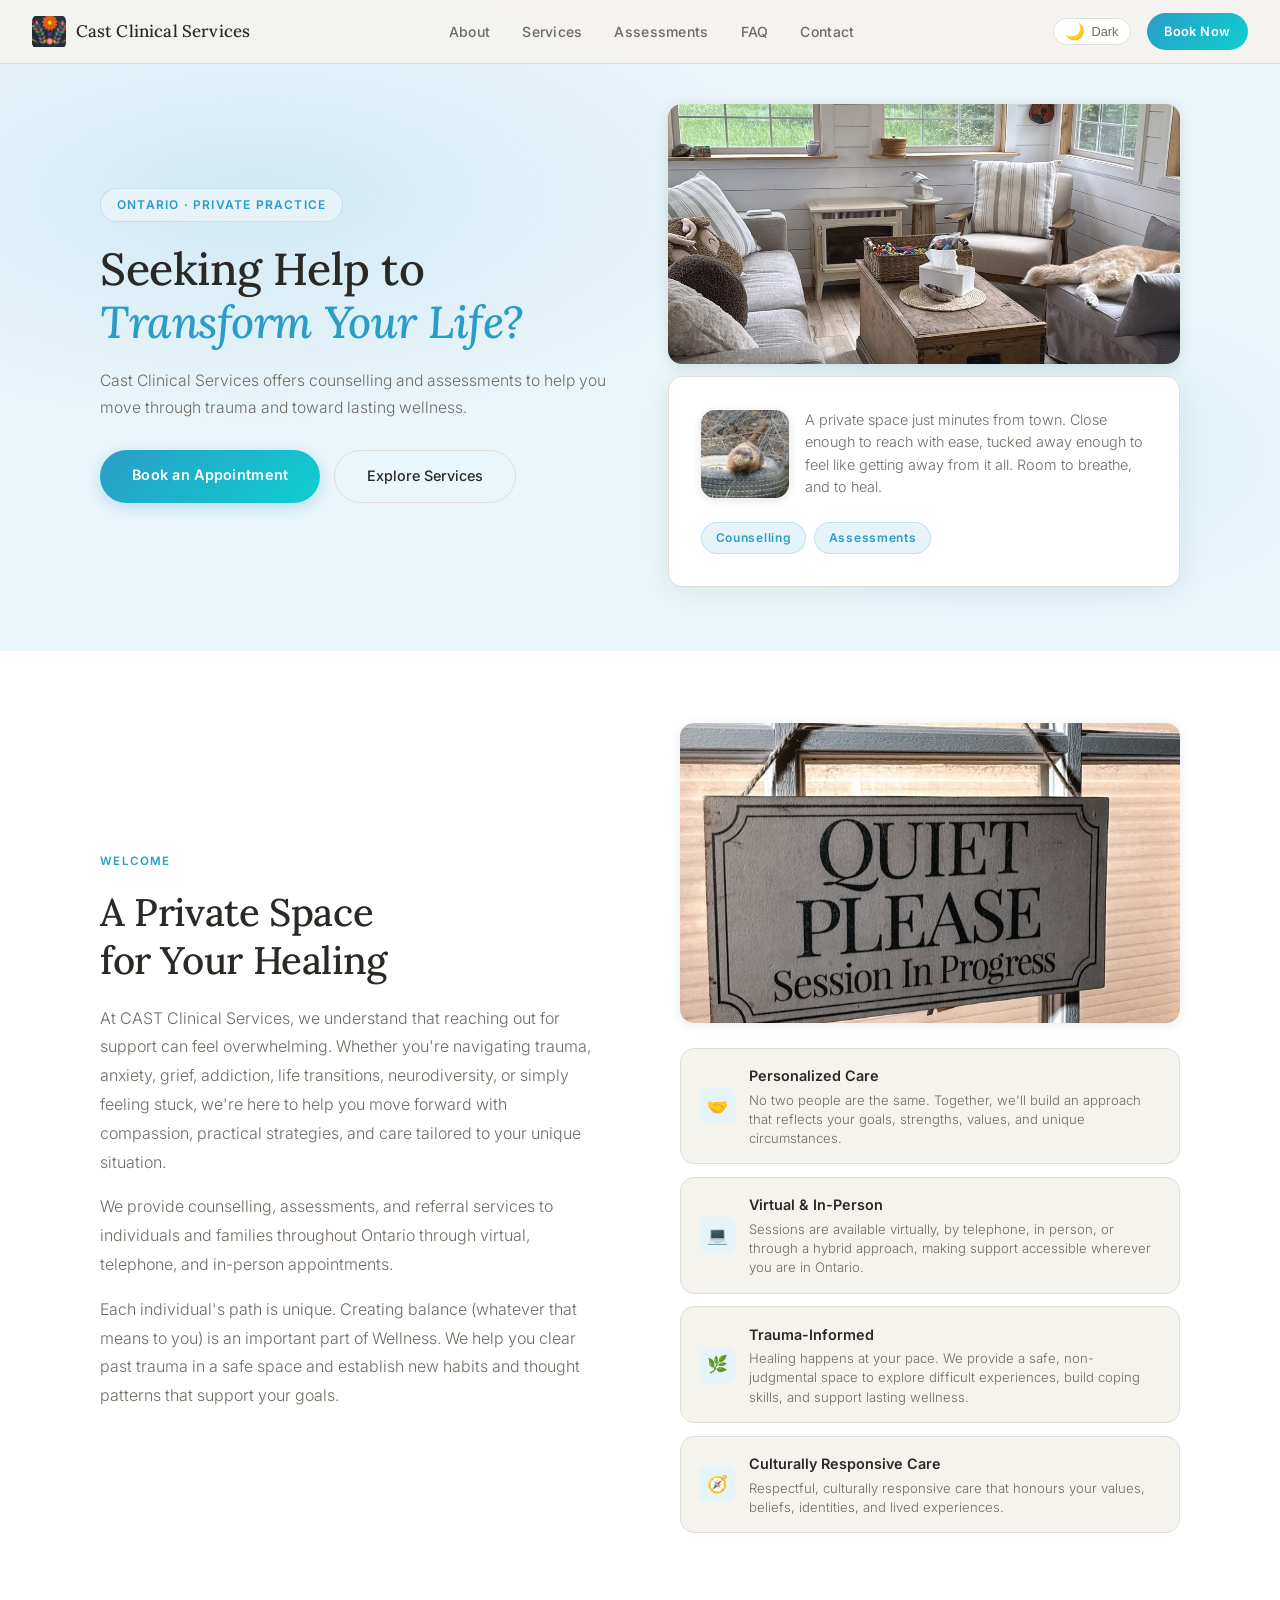
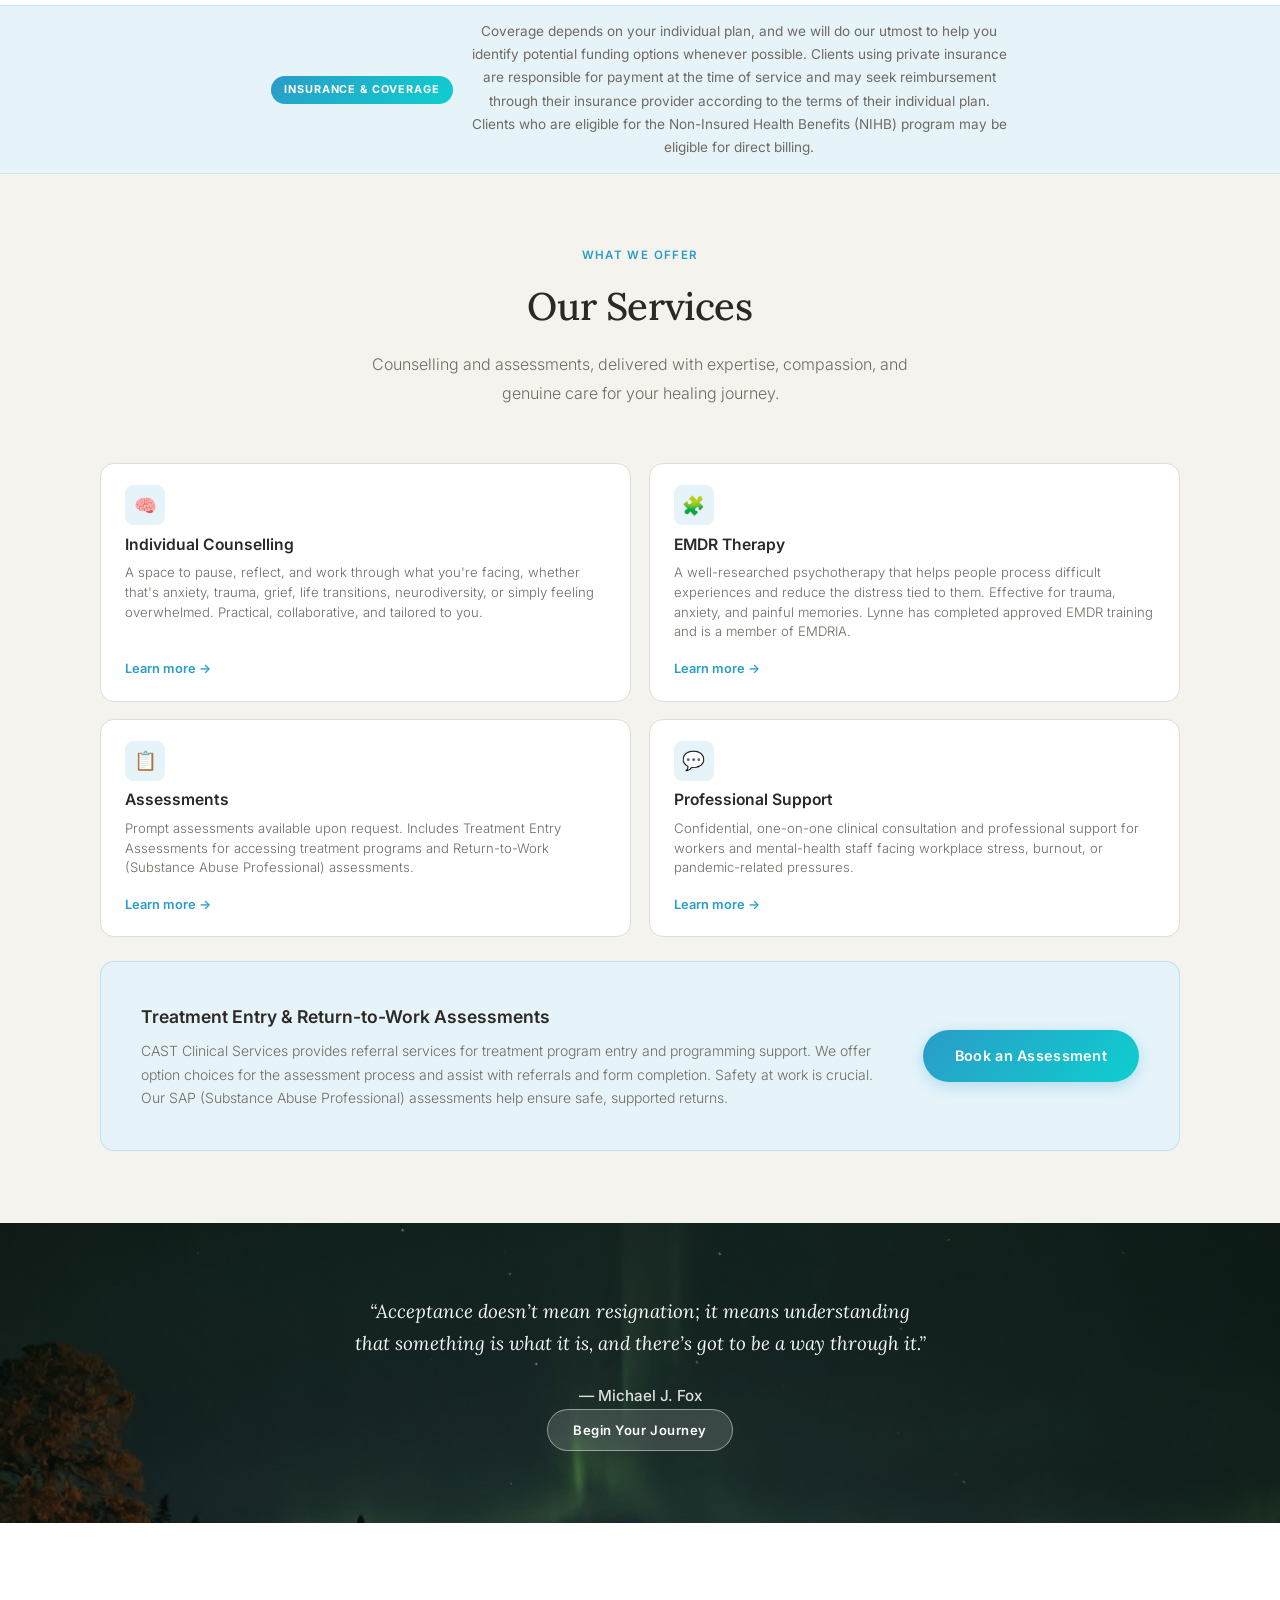
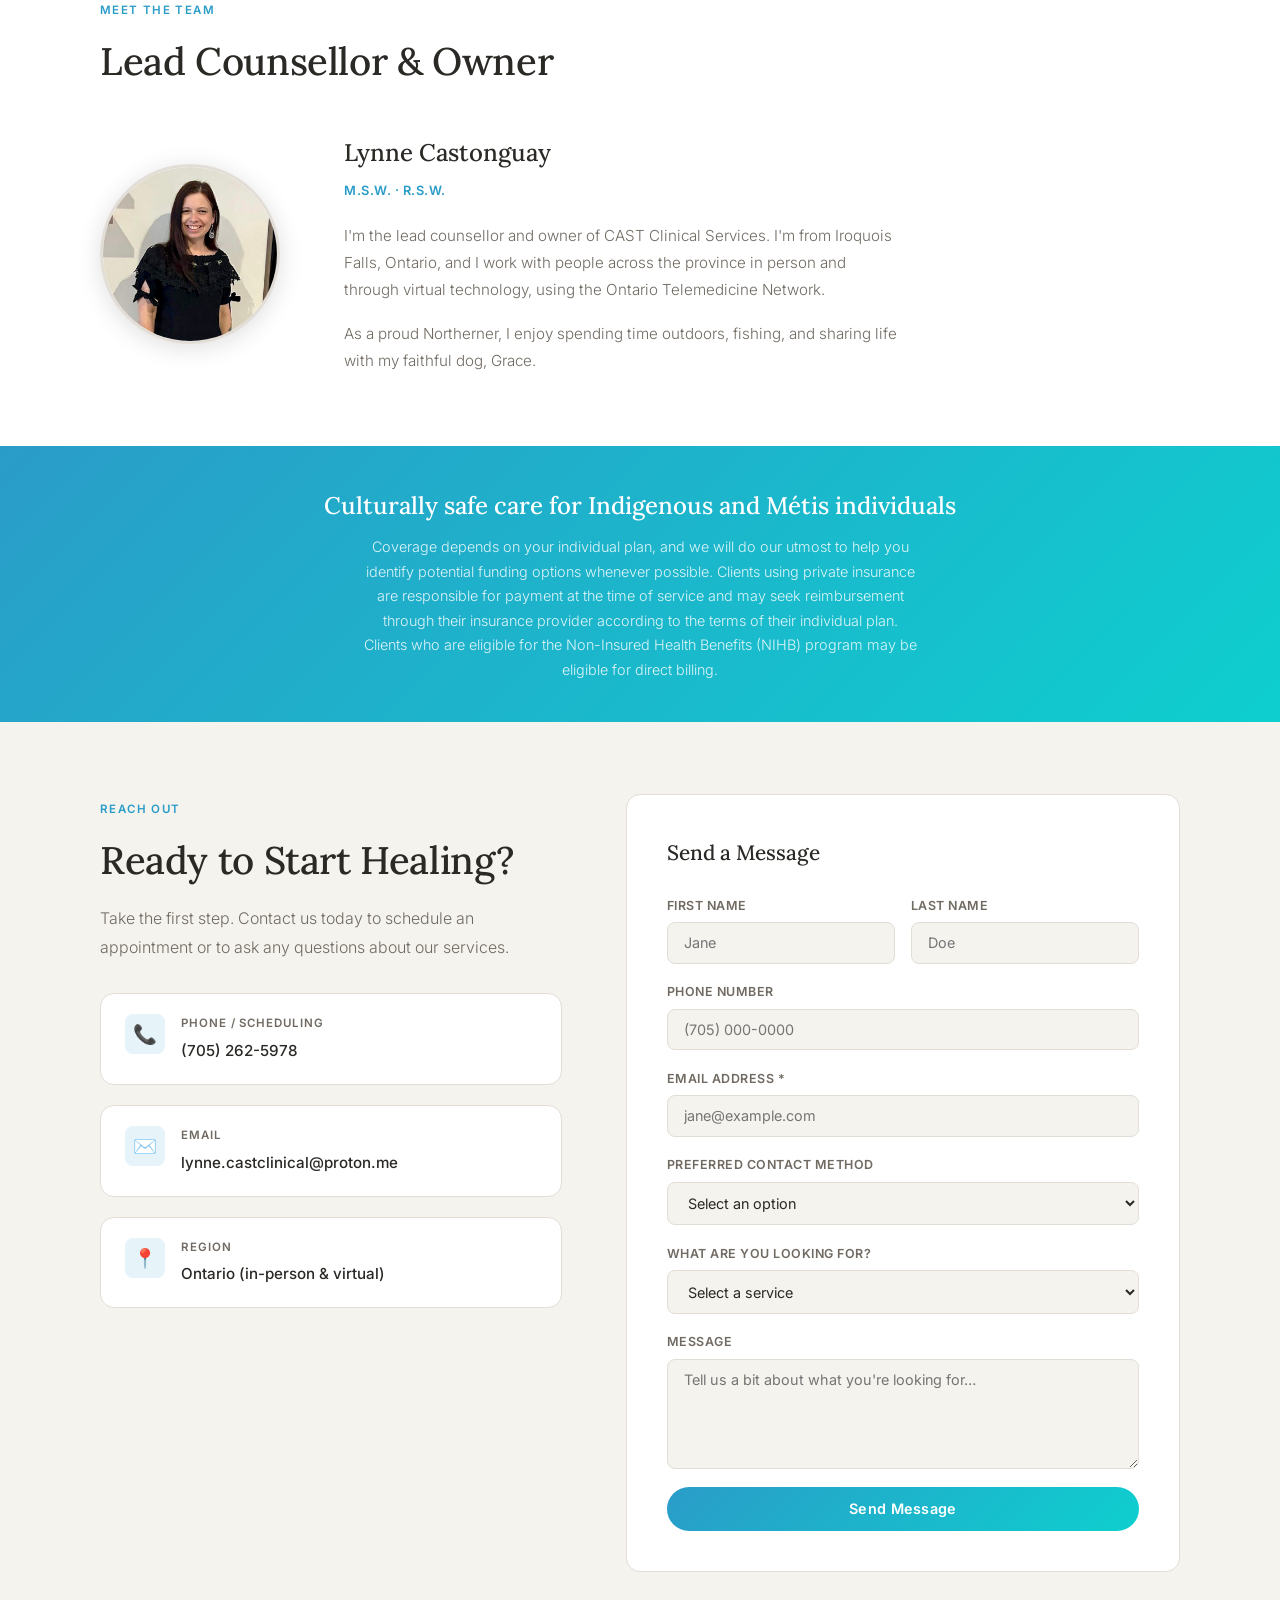
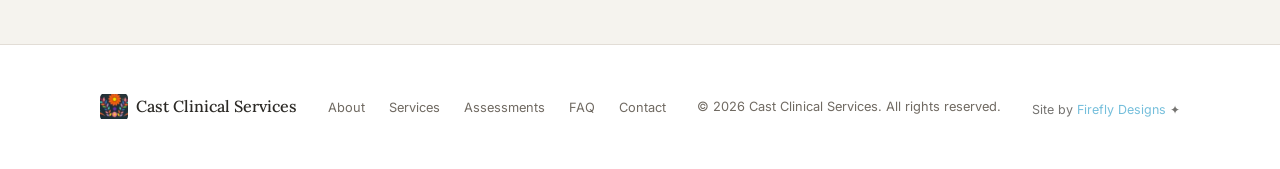
<file: index.html>
<!DOCTYPE html>
<html lang="en" data-theme="light">
<head>
  <meta charset="UTF-8" />
  <meta name="viewport" content="width=device-width, initial-scale=1.0" />
  <link rel="icon" type="image/png" href="favicon.png" />
  <link rel="apple-touch-icon" href="favicon.png" />
  <title>Counselling, EMDR &amp; Assessments in Ontario | CAST Clinical Services</title>
  <meta name="description" content="Counselling, EMDR therapy, and assessments across Ontario with Lynne Castonguay, M.S.W., R.S.W. Trauma-informed, culturally responsive care for anxiety, trauma, grief, addiction, neurodiversity and more, virtual or in person." />
  <link rel="canonical" href="https://castclinical.ca/" />
  <meta name="robots" content="index, follow" />
  <meta name="geo.region" content="CA-ON" />
  <meta name="geo.placename" content="Ontario" />
  <!-- Open Graph -->
  <meta property="og:type" content="website" />
  <meta property="og:site_name" content="CAST Clinical Services" />
  <meta property="og:title" content="CAST Clinical Services | Counselling &amp; Assessments in Ontario" />
  <meta property="og:description" content="Trauma-informed, culturally responsive counselling, EMDR therapy, and assessments across Ontario, virtual or in person." />
  <meta property="og:url" content="https://castclinical.ca/" />
  <meta property="og:image" content="https://castclinical.ca/og-image.png?v=1" />
  <meta property="og:image:width" content="1200" />
  <meta property="og:image:height" content="630" />
  <meta property="og:image:alt" content="CAST Clinical Services — counselling and assessments in Ontario" />
  <!-- Twitter -->
  <meta name="twitter:card" content="summary_large_image" />
  <meta name="twitter:title" content="CAST Clinical Services | Counselling &amp; Assessments in Ontario" />
  <meta name="twitter:description" content="Trauma-informed, culturally responsive counselling, EMDR, and assessments across Ontario." />
  <meta name="twitter:image" content="https://castclinical.ca/og-image.png?v=1" />
  <!-- Structured data -->
  <script type="application/ld+json">
  {
    "@context": "https://schema.org",
    "@type": ["ProfessionalService", "MedicalBusiness"],
    "name": "CAST Clinical Services",
    "description": "Counselling, EMDR therapy, and assessments across Ontario. Trauma-informed and culturally responsive care.",
    "url": "https://castclinical.ca/",
    "image": "https://castclinical.ca/og-image.png",
    "telephone": "+1-705-262-5978",
    "email": "lynne.castclinical@proton.me",
    "areaServed": { "@type": "State", "name": "Ontario" },
    "founder": { "@type": "Person", "name": "Lynne Castonguay", "jobTitle": "Registered Social Worker (M.S.W., R.S.W.)" },
    "knowsAbout": ["Counselling", "EMDR therapy", "Trauma", "Addiction", "Anxiety", "Grief", "Neurodiversity", "Indigenous mental health", "Substance Abuse Professional assessments"],
    "availableLanguage": "English"
  }
  </script>
  <link rel="preconnect" href="https://fonts.googleapis.com" />
  <link rel="preconnect" href="https://fonts.gstatic.com" crossorigin />
  <link href="https://fonts.googleapis.com/css2?family=Inter:wght@300;400;500;600&family=Lora:ital,wght@0,400;0,500;1,400&display=swap" rel="stylesheet" />
  <link rel="stylesheet" href="styles.css" />
  <style>/* page-specific */
    /* ── Design Tokens ── */
    :root {
      --bg:        #F5F3EE;
      --surface:   #FFFFFF;
      --border:    #E2DDD6;
      --text:      #2B2925;
      --muted:     #706A62;
      --accent:    #2A9CC8;
      --accent-lt: #E6F4FA;
      --accent-dk: #1E7FA3;
      --hero-bg:   #EBF6FB;
      --nav-bg:    rgba(245,243,238,0.88);
      --gradient:  linear-gradient(135deg, #2A9CC8, #0ECFCF);
      --shadow:    0 4px 32px rgba(0,0,0,0.07);
      --radius:    14px;
      --radius-sm: 8px;
      --transition: 0.25s ease;
    }
    [data-theme="dark"] {
      --bg:        #141A1F;
      --surface:   #1E262D;
      --border:    #2C3740;
      --text:      #E6E1D9;
      --muted:     #8C9AA3;
      --accent:    #4BB8D4;
      --accent-lt: #0D2535;
      --accent-dk: #6DCDE0;
      --hero-bg:   #0D1E2D;
      --nav-bg:    rgba(20,26,31,0.9);
      --shadow:    0 4px 32px rgba(0,0,0,0.3);
    }

    /* ── Reset & Base ── */
    *, *::before, *::after { box-sizing: border-box; margin: 0; padding: 0; }
    html { scroll-behavior: smooth; }
    body {
      font-family: 'Inter', sans-serif;
      background: var(--bg);
      color: var(--text);
      font-size: 16px;
      line-height: 1.7;
      transition: background var(--transition), color var(--transition);
    }
    img { max-width: 100%; display: block; }
    a { color: inherit; text-decoration: none; }

    /* ── Navigation ── */
    nav {
      position: fixed;
      top: 0; left: 0; right: 0;
      z-index: 100;
      background: var(--nav-bg);
      backdrop-filter: blur(14px);
      -webkit-backdrop-filter: blur(14px);
      border-bottom: 1px solid var(--border);
      padding: 0 2rem;
      height: 64px;
      display: flex;
      align-items: center;
      justify-content: space-between;
      transition: background var(--transition), border-color var(--transition);
    }
    .nav-logo {
      font-family: 'Lora', serif;
      font-size: 1.05rem;
      font-weight: 500;
      letter-spacing: 0.01em;
      color: var(--text);
      display: flex;
      align-items: center;
      gap: 0.6rem;
    }
    .nav-links {
      display: flex;
      align-items: center;
      gap: 2rem;
      list-style: none;
    }
    .nav-links a {
      font-size: 0.875rem;
      font-weight: 500;
      color: var(--muted);
      transition: color var(--transition);
      letter-spacing: 0.02em;
    }
    .nav-links a:hover { color: var(--accent); }
    .nav-right {
      display: flex;
      align-items: center;
      gap: 1rem;
    }
    .btn-book {
      background: var(--gradient);
      color: #fff;
      padding: 0.45rem 1.1rem;
      border-radius: 50px;
      font-size: 0.8rem;
      font-weight: 600;
      letter-spacing: 0.03em;
      transition: filter var(--transition), transform 0.15s;
    }
    .btn-book:hover { filter: brightness(0.88); transform: translateY(-1px); }
    .btn-self-assess {
      position: relative;
      background: transparent;
      color: var(--accent);
      padding: 0.45rem 1.1rem;
      border-radius: 50px;
      font-size: 0.8rem;
      font-weight: 600;
      letter-spacing: 0.03em;
      border: 1.5px solid var(--accent);
      transition: background var(--transition), color var(--transition), transform 0.15s, box-shadow 0.15s;
      display: flex;
      align-items: center;
      gap: 0.35rem;
      white-space: nowrap;
    }
    .btn-self-assess::before {
      content: '';
      position: absolute;
      inset: 0;
      border-radius: 50px;
      background: var(--gradient);
      opacity: 0;
      transition: opacity var(--transition);
    }
    .btn-self-assess:hover {
      color: #fff;
      border-color: transparent;
      transform: translateY(-1px);
      box-shadow: 0 4px 16px rgba(42,156,200,0.3);
    }
    .btn-self-assess:hover::before { opacity: 1; }
    .btn-self-assess span { position: relative; z-index: 1; }

    /* ── Theme Toggle ── */
    .theme-toggle {
      background: var(--surface);
      border: 1px solid var(--border);
      border-radius: 50px;
      cursor: pointer;
      padding: 0.3rem 0.7rem;
      display: flex;
      align-items: center;
      gap: 0.4rem;
      font-size: 0.8rem;
      color: var(--muted);
      transition: background var(--transition), border-color var(--transition);
    }
    .theme-toggle:hover { border-color: var(--accent); color: var(--accent); }
    .theme-toggle .icon { font-size: 1rem; line-height: 1; }

    /* Hamburger */
    .hamburger {
      display: none;
      flex-direction: column;
      gap: 5px;
      cursor: pointer;
      background: none;
      border: none;
      padding: 4px;
    }
    .hamburger span {
      display: block;
      width: 22px;
      height: 2px;
      background: var(--text);
      border-radius: 2px;
      transition: var(--transition);
    }

    /* ── Hero ── */
    .hero {
      background: var(--hero-bg);
      padding: 6.5rem 2rem 4rem;
      position: relative;
      overflow: hidden;
      transition: background var(--transition);
    }
    .hero::before {
      content: '';
      position: absolute;
      inset: 0;
      background:
        radial-gradient(ellipse 70% 60% at 20% 30%, rgba(42,156,200,0.14) 0%, transparent 60%),
        radial-gradient(ellipse 50% 50% at 80% 70%, rgba(14,207,207,0.09) 0%, transparent 55%);
      pointer-events: none;
    }
    [data-theme="dark"] .hero::before {
      background:
        radial-gradient(ellipse 70% 60% at 20% 30%, rgba(42,156,200,0.12) 0%, transparent 60%),
        radial-gradient(ellipse 50% 50% at 80% 70%, rgba(14,207,207,0.08) 0%, transparent 55%);
    }
    .hero-inner {
      max-width: 1080px;
      margin: 0 auto;
      display: grid;
      grid-template-columns: 1fr 1fr;
      gap: 3.5rem;
      align-items: center;
    }
    .hero-tag {
      display: inline-block;
      background: var(--accent-lt);
      color: var(--accent);
      font-size: 0.75rem;
      font-weight: 600;
      letter-spacing: 0.1em;
      text-transform: uppercase;
      padding: 0.35rem 1rem;
      border-radius: 50px;
      margin-bottom: 1.25rem;
      border: 1px solid rgba(42,156,200,0.2);
    }
    .hero h1 {
      font-family: 'Lora', serif;
      font-size: clamp(1.9rem, 3.5vw, 3rem);
      font-weight: 500;
      line-height: 1.2;
      margin: 0 0 1.1rem;
      letter-spacing: -0.01em;
    }
    .hero h1 em {
      font-style: italic;
      color: var(--accent);
    }
    .hero-sub {
      font-size: 0.98rem;
      color: var(--muted);
      margin: 0 0 1.75rem;
      font-weight: 300;
      line-height: 1.75;
    }
    .hero-actions {
      display: flex;
      gap: 0.875rem;
      flex-wrap: wrap;
    }
    .btn-primary {
      background: var(--gradient);
      color: #fff;
      padding: 0.85rem 2rem;
      border-radius: 50px;
      font-size: 0.9rem;
      font-weight: 600;
      letter-spacing: 0.02em;
      transition: filter var(--transition), transform 0.15s, box-shadow 0.15s;
      box-shadow: 0 4px 16px rgba(42,156,200,0.28);
    }
    .btn-primary:hover {
      filter: brightness(0.88);
      transform: translateY(-2px);
      box-shadow: 0 8px 24px rgba(42,156,200,0.36);
    }
    .btn-secondary {
      background: transparent;
      color: var(--text);
      padding: 0.85rem 2rem;
      border-radius: 50px;
      font-size: 0.9rem;
      font-weight: 500;
      border: 1px solid var(--border);
      transition: border-color var(--transition), color var(--transition), transform 0.15s;
    }
    .btn-secondary:hover {
      border-color: var(--accent);
      color: var(--accent);
      transform: translateY(-2px);
    }
    .hero-card {
      background: var(--surface);
      border: 1px solid var(--border);
      border-radius: var(--radius);
      padding: 2rem;
      display: flex;
      flex-direction: column;
      gap: 1.5rem;
      box-shadow: var(--shadow);
      transition: background var(--transition), border-color var(--transition);
    }
    .hero-blockquote {
      font-family: 'Lora', serif;
      font-style: italic;
      font-size: 1rem;
      color: var(--text);
      line-height: 1.65;
      border-left: 3px solid var(--accent);
      padding-left: 1.1rem;
    }
    .hero-blockquote cite {
      display: block;
      margin-top: 0.6rem;
      font-style: normal;
      font-size: 0.78rem;
      color: var(--muted);
      font-weight: 500;
    }
    .hero-service-tags {
      display: flex;
      flex-wrap: wrap;
      gap: 0.5rem;
    }
    .hero-service-tags span {
      background: var(--accent-lt);
      color: var(--accent);
      font-size: 0.75rem;
      font-weight: 600;
      letter-spacing: 0.06em;
      padding: 0.3rem 0.85rem;
      border-radius: 50px;
      border: 1px solid rgba(42,156,200,0.2);
      transition: background var(--transition);
    }
    .hero-phone {
      display: flex;
      align-items: center;
      gap: 0.75rem;
      background: var(--bg);
      border: 1px solid var(--border);
      border-radius: var(--radius-sm);
      padding: 0.85rem 1.25rem;
      font-size: 0.9rem;
      font-weight: 600;
      color: var(--text);
      transition: border-color var(--transition), color var(--transition), background var(--transition);
    }
    .hero-phone:hover { border-color: var(--accent); color: var(--accent); }

    /* ── Hero Nature Touch ── */
    .hero-nature-img {
      border-radius: var(--radius);
      overflow: hidden;
      height: 260px;
      margin-bottom: 0.75rem;
      box-shadow: 0 2px 14px rgba(0,0,0,0.10);
    }
    .hero-nature-img img {
      width: 100%;
      height: 100%;
      object-fit: cover;
      opacity: 0.96;
    }
    .hero-getaway {
      display: flex;
      gap: 1rem;
      align-items: center;
    }
    .hero-getaway img {
      width: 88px;
      height: 88px;
      object-fit: cover;
      border-radius: 14px;
      flex-shrink: 0;
      box-shadow: 0 2px 10px rgba(0,0,0,0.12);
    }
    .hero-getaway p {
      font-size: 0.9rem;
      line-height: 1.55;
      color: var(--muted);
      font-weight: 300;
    }
    /* ── Welcome Nature Thumb ── */
    .welcome-nature-thumb {
      border-radius: var(--radius);
      overflow: hidden;
      height: 300px;
      margin-bottom: 0.75rem;
      box-shadow: 0 2px 12px rgba(0,0,0,0.09);
    }
    .welcome-nature-thumb img {
      width: 100%;
      height: 100%;
      object-fit: cover;
      object-position: center 58%;
      opacity: 1;
    }
    /* ── NIHB Provider Callout ── */
    .nihb-provider-callout {
      background: var(--accent-lt);
      border-top: 1px solid rgba(42,156,200,0.15);
      border-bottom: 1px solid rgba(42,156,200,0.15);
      padding: 0.9rem 2rem;
      display: flex;
      align-items: center;
      justify-content: center;
      gap: 1rem;
      flex-wrap: wrap;
      transition: background var(--transition);
    }
    .nihb-badge {
      background: var(--gradient);
      color: #fff;
      font-size: 0.68rem;
      font-weight: 700;
      letter-spacing: 0.08em;
      text-transform: uppercase;
      padding: 0.3rem 0.85rem;
      border-radius: 50px;
      white-space: nowrap;
    }
    .nihb-provider-callout p {
      font-size: 0.85rem;
      color: var(--muted);
      margin: 0;
      max-width: 540px;
      text-align: center;
    }

    /* ── Section Shared ── */
    section { padding: 4.5rem 2rem; }
    .container { max-width: 1080px; margin: 0 auto; }
    .section-label {
      display: inline-block;
      font-size: 0.72rem;
      font-weight: 600;
      letter-spacing: 0.12em;
      text-transform: uppercase;
      color: var(--accent);
      margin-bottom: 1rem;
    }
    .section-title {
      font-family: 'Lora', serif;
      font-size: clamp(1.7rem, 3vw, 2.4rem);
      font-weight: 500;
      line-height: 1.25;
      margin-bottom: 1.25rem;
      letter-spacing: -0.01em;
    }
    .section-body {
      color: var(--muted);
      font-size: 1rem;
      max-width: 580px;
      font-weight: 300;
      line-height: 1.8;
    }

    /* ── Welcome / About ── */
    .welcome {
      background: var(--surface);
      transition: background var(--transition);
    }
    .welcome-grid {
      display: grid;
      grid-template-columns: 1fr 1fr;
      gap: 5rem;
      align-items: center;
    }
    .welcome-quote {
      background: var(--accent-lt);
      border-left: 3px solid var(--accent);
      border-radius: 0 var(--radius-sm) var(--radius-sm) 0;
      padding: 1.5rem 1.75rem;
      margin-top: 2rem;
      transition: background var(--transition);
    }
    .welcome-quote blockquote {
      font-family: 'Lora', serif;
      font-style: italic;
      font-size: 1.05rem;
      color: var(--text);
      line-height: 1.65;
    }
    .welcome-quote cite {
      display: block;
      margin-top: 0.75rem;
      font-style: normal;
      font-size: 0.8rem;
      color: var(--muted);
      font-weight: 500;
    }
    .welcome-visual {
      display: flex;
      flex-direction: column;
      gap: 0.8rem;
    }
    .stat-card {
      background: var(--bg);
      border: 1px solid var(--border);
      border-radius: var(--radius);
      padding: 0.95rem 1.15rem;
      display: flex;
      align-items: center;
      gap: 0.85rem;
      transition: background var(--transition), border-color var(--transition), transform 0.2s;
    }
    .stat-card:hover { transform: translateY(-2px); }
    .stat-icon {
      width: 36px;
      height: 36px;
      background: var(--accent-lt);
      border-radius: var(--radius-sm);
      display: flex;
      align-items: center;
      justify-content: center;
      flex-shrink: 0;
      font-size: 1.05rem;
    }
    .stat-card h4 {
      font-size: 0.9rem;
      font-weight: 600;
      margin-bottom: 0.15rem;
    }
    .stat-card p {
      font-size: 0.82rem;
      color: var(--muted);
      font-weight: 300;
      line-height: 1.45;
    }

    /* ── Services ── */
    .services { background: var(--bg); transition: background var(--transition); }
    .services-header {
      display: flex;
      flex-direction: column;
      align-items: center;
      text-align: center;
      margin-bottom: 3.5rem;
    }
    .services-header .section-body { margin: 0 auto; }
    .services-grid {
      display: grid;
      grid-template-columns: repeat(2, 1fr);
      gap: 1.1rem;
    }
    .service-card {
      background: var(--surface);
      border: 1px solid var(--border);
      border-radius: var(--radius);
      padding: 1.3rem 1.5rem;
      display: flex;
      flex-direction: column;
      gap: 0.5rem;
      transition: background var(--transition), border-color var(--transition), transform 0.2s, box-shadow 0.2s;
    }
    .service-card:hover {
      transform: translateY(-4px);
      box-shadow: var(--shadow);
      border-color: var(--accent);
    }
    .service-icon {
      width: 40px;
      height: 40px;
      background: var(--accent-lt);
      border-radius: var(--radius-sm);
      display: flex;
      align-items: center;
      justify-content: center;
      font-size: 1.15rem;
      margin-bottom: 0.1rem;
    }
    .service-card h3 {
      font-size: 0.98rem;
      font-weight: 600;
      line-height: 1.3;
    }
    .service-card p {
      font-size: 0.82rem;
      color: var(--muted);
      font-weight: 300;
      line-height: 1.5;
      flex: 1;
    }
    .service-card .service-link {
      font-size: 0.8rem;
      font-weight: 600;
      color: var(--accent);
      display: flex;
      align-items: center;
      gap: 0.3rem;
      margin-top: 0.5rem;
      transition: gap 0.15s;
    }
    .service-card:hover .service-link { gap: 0.6rem; }

    /* ── Assessments callout ── */
    .assessments-banner {
      background: var(--accent-lt);
      border: 1px solid rgba(42,156,200,0.2);
      border-radius: var(--radius);
      padding: 2.5rem;
      margin-top: 1.5rem;
      display: grid;
      grid-template-columns: 1fr auto;
      align-items: center;
      gap: 2rem;
      transition: background var(--transition);
    }
    .assessments-banner h3 {
      font-size: 1.1rem;
      font-weight: 600;
      margin-bottom: 0.4rem;
    }
    .assessments-banner p {
      font-size: 0.875rem;
      color: var(--muted);
      font-weight: 300;
    }

    /* ── Nature Strip ── */
    .nature-strip {
      position: relative;
      height: 300px;
      background: url('images/aurora.jpg') center 42%/cover no-repeat;
      display: flex;
      align-items: center;
      justify-content: center;
      overflow: hidden;
    }
    .nature-strip-overlay {
      position: absolute;
      inset: 0;
      background: linear-gradient(to bottom, rgba(8,28,18,0.55), rgba(8,28,18,0.38));
    }
    .nature-strip-content {
      position: relative;
      z-index: 1;
      text-align: center;
      color: #fff;
      padding: 2rem;
      max-width: 640px;
    }
    .nature-quote {
      font-family: 'Lora', serif;
      font-style: italic;
      font-size: clamp(0.98rem, 1.7vw, 1.18rem);
      line-height: 1.7;
      opacity: 0.96;
      margin-bottom: 1.5rem;
    }
    .nature-cta {
      display: inline-block;
      background: rgba(255,255,255,0.14);
      border: 1px solid rgba(255,255,255,0.45);
      color: #fff;
      padding: 0.55rem 1.6rem;
      border-radius: 50px;
      font-size: 0.82rem;
      font-weight: 600;
      letter-spacing: 0.04em;
      transition: background 0.2s, border-color 0.2s;
    }
    .nature-cta:hover { background: rgba(255,255,255,0.26); border-color: rgba(255,255,255,0.75); }

    /* ── Team ── */
    .team { background: var(--surface); transition: background var(--transition); }
    .team-grid {
      display: grid;
      grid-template-columns: auto 1fr;
      gap: 4rem;
      align-items: center;
      margin-top: 3rem;
    }
    .team-avatar {
      width: 180px;
      height: 180px;
      border-radius: 50%;
      object-fit: cover;
      border: 3px solid var(--border);
      flex-shrink: 0;
      box-shadow: 0 4px 24px rgba(0,0,0,0.13);
      transition: border-color var(--transition);
    }
    .team-name {
      font-family: 'Lora', serif;
      font-size: 1.5rem;
      font-weight: 500;
      margin-bottom: 0.4rem;
    }
    .team-credentials {
      font-size: 0.8rem;
      color: var(--accent);
      font-weight: 600;
      letter-spacing: 0.04em;
      margin-bottom: 1.25rem;
    }
    .team-bio {
      font-size: 0.95rem;
      color: var(--muted);
      font-weight: 300;
      line-height: 1.8;
      max-width: 560px;
    }

    /* ── NIHB Strip ── */
    .nihb-strip {
      background: var(--gradient);
      color: #fff;
      padding: 2.5rem 2rem;
      text-align: center;
    }
    .nihb-strip h2 {
      font-family: 'Lora', serif;
      font-size: 1.5rem;
      font-weight: 500;
      margin-bottom: 0.5rem;
    }
    .nihb-strip p {
      font-size: 0.9rem;
      opacity: 0.85;
      max-width: 560px;
      margin: 0 auto;
      font-weight: 300;
    }

    /* ── Contact ── */
    .contact { background: var(--bg); transition: background var(--transition); }
    .contact-grid {
      display: grid;
      grid-template-columns: 1fr 1.2fr;
      gap: 4rem;
      align-items: start;
    }
    .contact-info-items {
      display: flex;
      flex-direction: column;
      gap: 1.25rem;
      margin-top: 2rem;
    }
    .contact-item {
      display: flex;
      align-items: flex-start;
      gap: 1rem;
      background: var(--surface);
      border: 1px solid var(--border);
      border-radius: var(--radius);
      padding: 1.25rem 1.5rem;
      transition: background var(--transition), border-color var(--transition);
    }
    .contact-item-icon {
      font-size: 1.2rem;
      width: 40px;
      height: 40px;
      background: var(--accent-lt);
      border-radius: var(--radius-sm);
      display: flex;
      align-items: center;
      justify-content: center;
      flex-shrink: 0;
    }
    .contact-item-text span {
      display: block;
      font-size: 0.72rem;
      font-weight: 600;
      letter-spacing: 0.08em;
      text-transform: uppercase;
      color: var(--muted);
      margin-bottom: 0.2rem;
    }
    .contact-item-text a, .contact-item-text p {
      font-size: 0.95rem;
      font-weight: 500;
      color: var(--text);
      transition: color var(--transition);
    }
    .contact-item-text a:hover { color: var(--accent); }

    /* Contact Form */
    .contact-form {
      background: var(--surface);
      border: 1px solid var(--border);
      border-radius: var(--radius);
      padding: 2.5rem;
      transition: background var(--transition), border-color var(--transition);
    }
    .contact-form h3 {
      font-family: 'Lora', serif;
      font-size: 1.3rem;
      font-weight: 500;
      margin-bottom: 1.5rem;
    }
    .form-row {
      display: grid;
      grid-template-columns: 1fr 1fr;
      gap: 1rem;
    }
    .form-group {
      display: flex;
      flex-direction: column;
      gap: 0.4rem;
      margin-bottom: 1.1rem;
    }
    .form-group label {
      font-size: 0.78rem;
      font-weight: 600;
      letter-spacing: 0.04em;
      color: var(--muted);
      text-transform: uppercase;
    }
    .form-group input,
    .form-group select,
    .form-group textarea {
      background: var(--bg);
      border: 1px solid var(--border);
      border-radius: var(--radius-sm);
      padding: 0.7rem 1rem;
      font-family: 'Inter', sans-serif;
      font-size: 0.9rem;
      color: var(--text);
      transition: border-color var(--transition), background var(--transition);
      outline: none;
      width: 100%;
    }
    .form-group input:focus,
    .form-group select:focus,
    .form-group textarea:focus {
      border-color: var(--accent);
    }
    .form-group textarea { resize: vertical; min-height: 110px; }
    .form-group select option { background: var(--surface); }
    .btn-submit {
      background: var(--gradient);
      color: #fff;
      border: none;
      border-radius: 50px;
      padding: 0.85rem 2rem;
      font-family: 'Inter', sans-serif;
      font-size: 0.9rem;
      font-weight: 600;
      cursor: pointer;
      width: 100%;
      letter-spacing: 0.02em;
      transition: filter var(--transition), transform 0.15s;
    }
    .btn-submit:hover { filter: brightness(0.88); transform: translateY(-1px); }

    /* ── Footer ── */
    footer {
      background: var(--surface);
      border-top: 1px solid var(--border);
      padding: 3rem 2rem;
      transition: background var(--transition), border-color var(--transition);
    }
    .footer-inner {
      max-width: 1080px;
      margin: 0 auto;
      display: flex;
      justify-content: space-between;
      align-items: center;
      gap: 1.5rem;
      flex-wrap: wrap;
    }
    .footer-logo {
      font-family: 'Lora', serif;
      font-size: 1rem;
      font-weight: 500;
      display: flex;
      align-items: center;
      gap: 0.5rem;
    }
    .footer-copy {
      font-size: 0.8rem;
      color: var(--muted);
    }
    .footer-links {
      display: flex;
      gap: 1.5rem;
      list-style: none;
    }
    .footer-links a {
      font-size: 0.8rem;
      color: var(--muted);
      transition: color var(--transition);
    }
    .footer-links a:hover { color: var(--accent); }

    /* ── Fade-in animations ── */
    .fade-up {
      opacity: 0;
      transform: translateY(24px);
      transition: opacity 0.6s ease, transform 0.6s ease;
    }
    .fade-up.visible {
      opacity: 1;
      transform: translateY(0);
    }

    /* ── Responsive ── */
    @media (max-width: 900px) {
      .hero-inner { grid-template-columns: 1fr; gap: 2.5rem; }
      .welcome-grid,
      .team-grid,
      .contact-grid { grid-template-columns: 1fr; gap: 2.5rem; }
      .services-grid { grid-template-columns: 1fr 1fr; }
      .team-grid { text-align: center; }
      .team-avatar { margin: 0 auto; }
      .team-bio { max-width: 100%; }
      .assessments-banner { grid-template-columns: 1fr; text-align: center; }
      .assessments-banner .btn-primary { align-self: center; }
    }
    @media (max-width: 640px) {
      nav { padding: 0 1.25rem; }
      .nav-links { display: none; }
      .nav-links.open {
        display: flex;
        flex-direction: column;
        position: fixed;
        top: 64px; left: 0; right: 0;
        background: var(--nav-bg);
        backdrop-filter: blur(14px);
        border-bottom: 1px solid var(--border);
        padding: 1.5rem 2rem;
        gap: 1.25rem;
      }
      .hamburger { display: flex; }
      .services-grid { grid-template-columns: 1fr; }
      .form-row { grid-template-columns: 1fr; }
      .hero { padding: 5rem 1.5rem 2.5rem; }
      section { padding: 3rem 1.25rem; }
      .contact-form { padding: 1.75rem; }
      .footer-inner { flex-direction: column; text-align: center; }
    }
  </style>
</head>
<body>

  <!-- ── Navigation ── -->
  <nav>
    <a href="#home" class="nav-logo">
      <img src="images/cast-icon.png" alt="Cast Clinical Services" width="34" height="34" style="flex-shrink:0;object-fit:contain;border-radius:6px">
      Cast Clinical Services
    </a>
    <ul class="nav-links" id="navLinks">
      <li><a href="about.html">About</a></li>
      <li><a href="services.html">Services</a></li>
      <li><a href="assessments.html">Assessments</a></li>
      <li><a href="faq.html">FAQ</a></li>
      <li><a href="contact.html">Contact</a></li>
    </ul>
    <div class="nav-right">
      <button class="theme-toggle" id="themeToggle" aria-label="Toggle colour theme">
        <span class="icon" id="themeIcon">🌙</span>
        <span id="themeLabel">Dark</span>
      </button>
      <a href="contact.html" class="btn-book">Book Now</a>
      <button class="hamburger" id="hamburger" aria-label="Open menu">
        <span></span><span></span><span></span>
      </button>
    </div>
  </nav>

  <!-- ── Hero ── -->
  <section class="hero" id="home">
    <div class="hero-inner">
      <div class="hero-left fade-up">
        <p class="hero-tag">Ontario · Private Practice</p>
        <h1>Seeking Help to<br /><em>Transform Your Life?</em></h1>
        <p class="hero-sub">
          Cast Clinical Services offers counselling and assessments to help you move through trauma and toward lasting wellness.
        </p>
        <div class="hero-actions">
          <a href="contact.html" class="btn-primary">Book an Appointment</a>
          <a href="services.html" class="btn-secondary">Explore Services</a>
        </div>
      </div>
      <div class="hero-right fade-up">
        <div class="hero-nature-img">
          <img src="images/office-1.jpg" alt="Cast Clinical's in-person office space" loading="lazy" />
        </div>
        <div class="hero-card">
          <div class="hero-getaway">
            <img src="images/marmotte.jpg" alt="A marmot that visits near the office" loading="lazy" />
            <p>A private space just minutes from town. Close enough to reach with ease, tucked away enough to feel like getting away from it all. Room to breathe, and to heal.</p>
          </div>
          <div class="hero-service-tags">
            <span>Counselling</span>
            <span>Assessments</span>
          </div>
        </div>
      </div>
    </div>
  </section>

  <!-- ── Welcome ── -->
  <section class="welcome" id="welcome">
    <div class="container">
      <div class="welcome-grid">
        <div class="fade-up">
          <span class="section-label">Welcome</span>
          <h2 class="section-title">A Private Space<br />for Your Healing</h2>
          <p class="section-body">
            At CAST Clinical Services, we understand that reaching out for support can feel overwhelming. Whether you're navigating trauma, anxiety, grief, addiction, life transitions, neurodiversity, or simply feeling stuck, we're here to help you move forward with compassion, practical strategies, and care tailored to your unique situation.
          </p>
          <p class="section-body" style="margin-top:1rem;">
            We provide counselling, assessments, and referral services to individuals and families throughout Ontario through virtual, telephone, and in-person appointments.
          </p>
          <p class="section-body" style="margin-top: 1rem;">
            Each individual's path is unique. Creating balance (whatever that means to you)
            is an important part of Wellness. We help you clear past trauma in a safe space and
            establish new habits and thought patterns that support your goals.
          </p>
        </div>
        <div class="welcome-visual fade-up">
          <div class="welcome-nature-thumb">
            <img src="images/quiet.jpg" alt="Quiet please, session in progress sign at the office" loading="lazy" />
          </div>
          <div class="stat-card">
            <div class="stat-icon">🤝</div>
            <div>
              <h4>Personalized Care</h4>
              <p>No two people are the same. Together, we'll build an approach that reflects your goals, strengths, values, and unique circumstances.</p>
            </div>
          </div>
          <div class="stat-card">
            <div class="stat-icon">💻</div>
            <div>
              <h4>Virtual &amp; In-Person</h4>
              <p>Sessions are available virtually, by telephone, in person, or through a hybrid approach, making support accessible wherever you are in Ontario.</p>
            </div>
          </div>
          <div class="stat-card">
            <div class="stat-icon">🌿</div>
            <div>
              <h4>Trauma-Informed</h4>
              <p>Healing happens at your pace. We provide a safe, non-judgmental space to explore difficult experiences, build coping skills, and support lasting wellness.</p>
            </div>
          </div>
          <div class="stat-card">
            <div class="stat-icon">🧭</div>
            <div>
              <h4>Culturally Responsive Care</h4>
              <p>Respectful, culturally responsive care that honours your values, beliefs, identities, and lived experiences.</p>
            </div>
          </div>
        </div>
      </div>
    </div>
  </section>

  <!-- ── Coverage Callout ── -->
  <div class="nihb-provider-callout">
    <span class="nihb-badge">Insurance &amp; Coverage</span>
    <p>Coverage depends on your individual plan, and we will do our utmost to help you identify potential funding options whenever possible. Clients using private insurance are responsible for payment at the time of service and may seek reimbursement through their insurance provider according to the terms of their individual plan. Clients who are eligible for the Non-Insured Health Benefits (NIHB) program may be eligible for direct billing.</p>
  </div>

  <!-- ── Services ── -->
  <section class="services" id="services">
    <div class="container">
      <div class="services-header fade-up">
        <span class="section-label">What We Offer</span>
        <h2 class="section-title">Our Services</h2>
        <p class="section-body">
          Counselling and assessments, delivered with expertise, compassion, and genuine care for your healing journey.
        </p>
      </div>
      <div class="services-grid">
        <div class="service-card fade-up">
          <div class="service-icon">🧠</div>
          <h3>Individual Counselling</h3>
          <p>
            A space to pause, reflect, and work through what you're facing, whether that's
            anxiety, trauma, grief, life transitions, neurodiversity, or simply feeling
            overwhelmed. Practical, collaborative, and tailored to you.
          </p>
          <a href="counselling.html" class="service-link">Learn more →</a>
        </div>
        <div class="service-card fade-up">
          <div class="service-icon">🧩</div>
          <h3>EMDR Therapy</h3>
          <p>
            A well-researched psychotherapy that helps people process difficult experiences
            and reduce the distress tied to them. Effective for trauma, anxiety, and painful
            memories. Lynne has completed approved EMDR training and is a member of EMDRIA.
          </p>
          <a href="services.html#emdr" class="service-link">Learn more →</a>
        </div>
        <div class="service-card fade-up">
          <div class="service-icon">📋</div>
          <h3>Assessments</h3>
          <p>
            Prompt assessments available upon request. Includes
            Treatment Entry Assessments for accessing treatment programs and
            Return-to-Work (Substance Abuse Professional) assessments.
          </p>
          <a href="assessments.html" class="service-link">Learn more →</a>
        </div>
        <div class="service-card fade-up">
          <div class="service-icon">💬</div>
          <h3>Professional Support</h3>
          <p>
            Confidential, one-on-one clinical consultation and professional support for workers
            and mental-health staff facing workplace stress, burnout, or pandemic-related pressures.
          </p>
          <a href="services.html#coaching" class="service-link">Learn more →</a>
        </div>
      </div>

      <!-- Assessments detail banner -->
      <div class="assessments-banner fade-up">
        <div>
          <h3>Treatment Entry &amp; Return-to-Work Assessments</h3>
          <p>
            CAST Clinical Services provides referral services for treatment program entry and
            programming support. We offer option choices for the assessment process and assist
            with referrals and form completion. Safety at work is crucial. Our SAP (Substance
            Abuse Professional) assessments help ensure safe, supported returns.
          </p>
        </div>
        <a href="assessments.html" class="btn-primary" style="white-space:nowrap;">Book an Assessment</a>
      </div>
    </div>
  </section>

  <!-- ── Nature Strip ── -->
  <div class="nature-strip">
    <div class="nature-strip-overlay"></div>
    <div class="nature-strip-content fade-up">
      <p class="nature-quote">&ldquo;Acceptance doesn&rsquo;t mean resignation; it means understanding that something is what it is, and there&rsquo;s got to be a way through it.&rdquo;</p>
      <p class="nature-attrib" style="margin-top:0.85rem;font-size:0.95rem;font-weight:500;opacity:0.85;">&mdash; Michael J. Fox</p>
      <a href="contact.html" class="nature-cta">Begin Your Journey</a>
    </div>
  </div>

  <!-- ── Team ── -->
  <section class="team" id="team">
    <div class="container">
      <span class="section-label fade-up">Meet the Team</span>
      <h2 class="section-title fade-up">Lead Counsellor &amp; Owner</h2>
      <div class="team-grid">
        <img
          src="images/lynne-headshot.jpg"
          class="team-avatar fade-up"
          alt="Lynne Castonguay, M.S.W., R.S.W. — Lead Counsellor"
          loading="lazy"
        />
        <div class="fade-up">
          <p class="team-name">Lynne Castonguay</p>
          <p class="team-credentials">M.S.W. · R.S.W.</p>
          <p class="team-bio">
            I'm the lead counsellor and owner of CAST Clinical Services. I'm from Iroquois
            Falls, Ontario, and I work with people across the province in person and through
            virtual technology, using the Ontario Telemedicine Network.
          </p>
          <p class="team-bio" style="margin-top: 1rem;">
            As a proud Northerner, I enjoy spending time outdoors, fishing, and sharing life
            with my faithful dog, Grace.
          </p>
        </div>
      </div>
    </div>
  </section>

  <!-- ── Coverage Strip ── -->
  <div class="nihb-strip">
    <h2>Culturally safe care for Indigenous and Métis individuals</h2>
    <p>
      Coverage depends on your individual plan, and we will do our utmost to help you identify potential funding options whenever possible. Clients using private insurance are responsible for payment at the time of service and may seek reimbursement through their insurance provider according to the terms of their individual plan. Clients who are eligible for the Non-Insured Health Benefits (NIHB) program may be eligible for direct billing.
    </p>
  </div>

  <!-- ── Contact ── -->
  <section class="contact" id="contact">
    <div class="container">
      <div class="contact-grid">
        <div>
          <span class="section-label fade-up">Reach Out</span>
          <h2 class="section-title fade-up">Ready to Start Healing?</h2>
          <p class="section-body fade-up">
            Take the first step. Contact us today to schedule an appointment or to ask
            any questions about our services.
          </p>
          <div class="contact-info-items">
            <div class="contact-item fade-up">
              <div class="contact-item-icon">📞</div>
              <div class="contact-item-text">
                <span>Phone / Scheduling</span>
                <a href="tel:7052625978">(705) 262-5978</a>
              </div>
            </div>
            <div class="contact-item fade-up">
              <div class="contact-item-icon">✉️</div>
              <div class="contact-item-text">
                <span>Email</span>
                <a href="mailto:lynne.castclinical@proton.me">lynne.castclinical@proton.me</a>
              </div>
            </div>
            <div class="contact-item fade-up">
              <div class="contact-item-icon">📍</div>
              <div class="contact-item-text">
                <span>Region</span>
                <p>Ontario (in-person &amp; virtual)</p>
              </div>
            </div>
          </div>
        </div>

        <div class="contact-form fade-up">
          <h3>Send a Message</h3>
          <form action="send.php" method="post">
            <input type="text" name="website" tabindex="-1" autocomplete="off" style="position:absolute;left:-9999px;opacity:0" aria-hidden="true">
            <div class="form-row">
              <div class="form-group">
                <label for="firstName">First Name</label>
                <input type="text" id="firstName" name="firstName" placeholder="Jane" required />
              </div>
              <div class="form-group">
                <label for="lastName">Last Name</label>
                <input type="text" id="lastName" name="lastName" placeholder="Doe" />
              </div>
            </div>
            <div class="form-group">
              <label for="phone">Phone Number</label>
              <input type="tel" id="phone" name="phone" placeholder="(705) 000-0000" />
            </div>
            <div class="form-group">
              <label for="email">Email Address *</label>
              <input type="email" id="email" name="email" placeholder="jane@example.com" required />
            </div>
            <div class="form-group">
              <label for="contactPref">Preferred Contact Method</label>
              <select id="contactPref" name="contactPref">
                <option value="">Select an option</option>
                <option value="email">Email</option>
                <option value="phone">Call</option>
                <option value="text">Text</option>
              </select>
            </div>
            <div class="form-group">
              <label for="lookingFor">What Are You Looking For?</label>
              <select id="lookingFor" name="lookingFor">
                <option value="">Select a service</option>
                <option value="counselling">Individual Counselling</option>
                <option value="assessment">Assessment</option>
                <option value="coaching">Clinical Consultation &amp; Professional Support</option>
                <option value="other">Other / Not Sure</option>
              </select>
            </div>
            <div class="form-group">
              <label for="message">Message</label>
              <textarea id="message" name="message" placeholder="Tell us a bit about what you're looking for…"></textarea>
            </div>
            <button type="submit" class="btn-submit">Send Message</button>
          </form>
        </div>
      </div>
    </div>
  </section>

  <!-- ── Footer ── -->
  <footer>
    <div class="footer-inner">
      <div class="footer-logo">
        <img src="images/cast-icon.png" alt="Cast Clinical Services" width="28" height="28" style="flex-shrink:0;object-fit:contain;border-radius:5px">
        Cast Clinical Services
      </div>
      <ul class="footer-links">
        <li><a href="about.html">About</a></li>
        <li><a href="services.html">Services</a></li>
        <li><a href="assessments.html">Assessments</a></li>
        <li><a href="faq.html">FAQ</a></li>
        <li><a href="contact.html">Contact</a></li>
      </ul>
      <p class="footer-copy">© 2026 Cast Clinical Services. All rights reserved.</p>
      <p style="margin-top:6px;font-size:.78rem;opacity:.65">Site by <a href="https://fireflydesigns.ca" target="_blank" rel="noopener" style="color:var(--accent)">Firefly Designs</a> ✦</p>
    </div>
  </footer>

  <script src="main.js"></script>
</body>
</html>
</file>
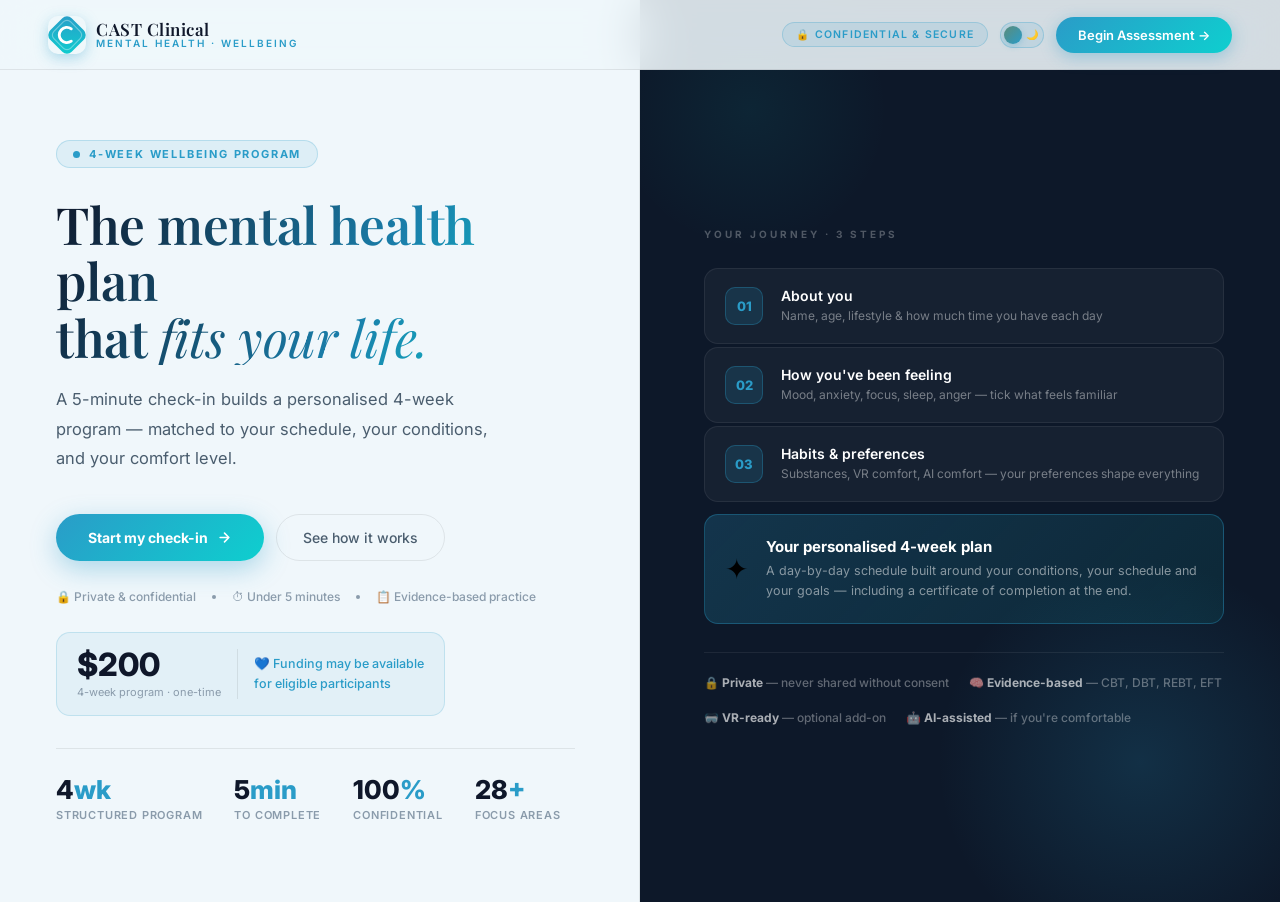
<file: SelfAssessment/index.html>
<!DOCTYPE html>
<html lang="en">
<head>
  <meta charset="UTF-8" />
  <meta name="viewport" content="width=device-width, initial-scale=1.0" />
  <title>CAST Clinical — Mental Health & Wellbeing Program</title>
  <meta name="description" content="CAST Clinical — a personalised 4-week mental health and wellbeing program. Answer a 5-minute check-in and receive a structured daily plan grounded in evidence-based practice." />
  <meta property="og:title" content="CAST Clinical — Your Personalised Wellbeing Program" />
  <meta property="og:description" content="A 5-minute check-in builds a personalised 4-week mental health plan matched to your conditions, schedule and goals." />
  <meta property="og:type" content="website" />
  <meta property="og:url" content="https://fireflyxserenity.github.io/castclinical/" />
  <meta name="twitter:card" content="summary" />
  <meta name="twitter:title" content="CAST Clinical — Your Personalised Wellbeing Program" />
  <meta name="twitter:description" content="A 5-minute check-in builds a personalised 4-week mental health plan." />
  <link rel="preconnect" href="https://fonts.googleapis.com" />
  <link href="https://fonts.googleapis.com/css2?family=Inter:wght@300;400;500;600;700;800&family=Playfair+Display:ital,wght@0,400;0,600;1,400;1,600&display=swap" rel="stylesheet" />
  <link rel="stylesheet" href="style.css" />
  <link rel="stylesheet" href="landing.css" />
</head>
<body>
<script>if(localStorage.getItem('cast-theme')==='dark')document.body.classList.add('dark');</script>

<!-- Aurora orbs — left side only -->
<div class="aurora-layer" aria-hidden="true">
  <div class="orb orb-1"></div>
  <div class="orb orb-2"></div>
  <div class="orb orb-3"></div>
</div>

<!-- ── HEADER ─────────────────────────────────────── -->
<header>
  <a class="logo" href="../index.html" aria-label="CAST Clinical home">
    <div class="logo-mark">
      <svg viewBox="0 0 40 40" xmlns="http://www.w3.org/2000/svg" fill="none">
        <defs>
          <linearGradient id="lm-grad-b" x1="0" y1="0" x2="1" y2="1">
            <stop offset="0%" stop-color="#2A9CC8"/>
            <stop offset="100%" stop-color="#0ECFCF"/>
          </linearGradient>
        </defs>
        <rect x="4" y="4" width="32" height="32" rx="7" ry="7" transform="rotate(45 20 20)" fill="url(#lm-grad-b)"/>
        <rect x="7.5" y="7.5" width="25" height="25" rx="5.5" ry="5.5" transform="rotate(45 20 20)" fill="none" stroke="rgba(255,255,255,0.35)" stroke-width="1.2"/>
        <path d="M24.5 13.5 A8 8 0 1 0 24.5 26.5" stroke="white" stroke-width="3" stroke-linecap="round" fill="none"/>
      </svg>
    </div>
    <div class="logo-text">
      <span class="logo-title">CAST Clinical</span>
      <span class="logo-sub">Mental Health · Wellbeing</span>
    </div>
  </a>

  <div class="header-right">
    <span class="header-badge">🔒 Confidential &amp; Secure</span>
    <button class="theme-toggle" id="themeToggle" aria-label="Toggle dark mode" title="Toggle dark / light mode">
      <span class="toggle-icon icon-moon">🌙</span>
      <span class="toggle-icon icon-sun">☀️</span>
    </button>
    <a class="header-cta" href="app.html">Begin Assessment →</a>
  </div>
</header>

<!-- ── SPLIT HERO ─────────────────────────────────── -->
<div class="split">

  <!-- LEFT — Aurora light panel -->
  <div class="panel-left">
    <div class="eyebrow">
      <span class="eyebrow-dot"></span>
      4-Week Wellbeing Program
    </div>

    <h1 class="headline">The mental health plan<br>that <em>fits your life.</em></h1>

    <p class="subhead">A 5-minute check-in builds a personalised 4-week program — matched to your schedule, your conditions, and your comfort level.</p>

    <div class="actions">
      <a class="btn-primary" href="app.html">
        Start my check-in
        <svg viewBox="0 0 24 24" fill="none" stroke="currentColor" stroke-width="2.5" stroke-linecap="round" stroke-linejoin="round"><path d="M5 12h14M12 5l7 7-7 7"/></svg>
      </a>
      <button class="btn-outline" onclick="document.querySelector('.panel-right').scrollIntoView({behavior:'smooth'})">See how it works</button>
    </div>

    <div class="trust-row">
      <div class="trust-item">🔒 Private &amp; confidential</div>
      <div class="trust-sep"></div>
      <div class="trust-item">⏱ Under 5 minutes</div>
      <div class="trust-sep"></div>
      <div class="trust-item">📋 Evidence-based practice</div>
    </div>

    <div class="price-pill">
      <div>
        <div class="price-num">$200</div>
        <div class="price-sub">4-week program · one-time</div>
      </div>
      <div class="price-rule"></div>
      <div class="price-fund">💙 Funding may be available<br>for eligible participants</div>
    </div>

    <div class="proof-strip">
      <div class="proof-item">
        <div class="proof-val">4<span>wk</span></div>
        <div class="proof-desc">Structured Program</div>
      </div>
      <div class="proof-item">
        <div class="proof-val">5<span>min</span></div>
        <div class="proof-desc">To Complete</div>
      </div>
      <div class="proof-item">
        <div class="proof-val">100<span>%</span></div>
        <div class="proof-desc">Confidential</div>
      </div>
      <div class="proof-item">
        <div class="proof-val">28<span>+</span></div>
        <div class="proof-desc">Focus Areas</div>
      </div>
    </div>
  </div>

  <!-- RIGHT — Editorial dark panel -->
  <div class="panel-right">
    <div class="panel-label">Your journey · 3 steps</div>

    <div class="step-cards">
      <div class="step-card">
        <div class="sc-num">01</div>
        <div>
          <div class="sc-title">About you</div>
          <div class="sc-desc">Name, age, lifestyle &amp; how much time you have each day</div>
        </div>
      </div>
      <div class="step-card">
        <div class="sc-num">02</div>
        <div>
          <div class="sc-title">How you've been feeling</div>
          <div class="sc-desc">Mood, anxiety, focus, sleep, anger — tick what feels familiar</div>
        </div>
      </div>
      <div class="step-card">
        <div class="sc-num">03</div>
        <div>
          <div class="sc-title">Habits &amp; preferences</div>
          <div class="sc-desc">Substances, VR comfort, AI comfort — your preferences shape everything</div>
        </div>
      </div>
    </div>

    <div class="result-card">
      <div class="rc-icon">✦</div>
      <div>
        <div class="rc-title">Your personalised 4-week plan</div>
        <div class="rc-desc">A day-by-day schedule built around your conditions, your schedule and your goals — including a certificate of completion at the end.</div>
      </div>
    </div>

    <div class="panel-trust">
      <div class="pt-item"><strong>🔒 Private</strong> — never shared without consent</div>
      <div class="pt-item"><strong>🧠 Evidence-based</strong> — CBT, DBT, REBT, EFT</div>
      <div class="pt-item"><strong>🥽 VR-ready</strong> — optional add-on</div>
      <div class="pt-item"><strong>🤖 AI-assisted</strong> — if you're comfortable</div>
    </div>
  </div>

</div>

<script>
  (function () {
    var toggle = document.getElementById('themeToggle');
    if (!toggle) return;
    // Sync with whatever theme was set in index.html (shared localStorage key)
    if (localStorage.getItem('cast-theme') === 'dark') {
      document.body.classList.add('dark');
    }
    toggle.addEventListener('click', function () {
      document.body.classList.toggle('dark');
      var isDark = document.body.classList.contains('dark');
      localStorage.setItem('cast-theme', isDark ? 'dark' : 'light');
    });
  })();
</script>

</body>
</html>
</file>
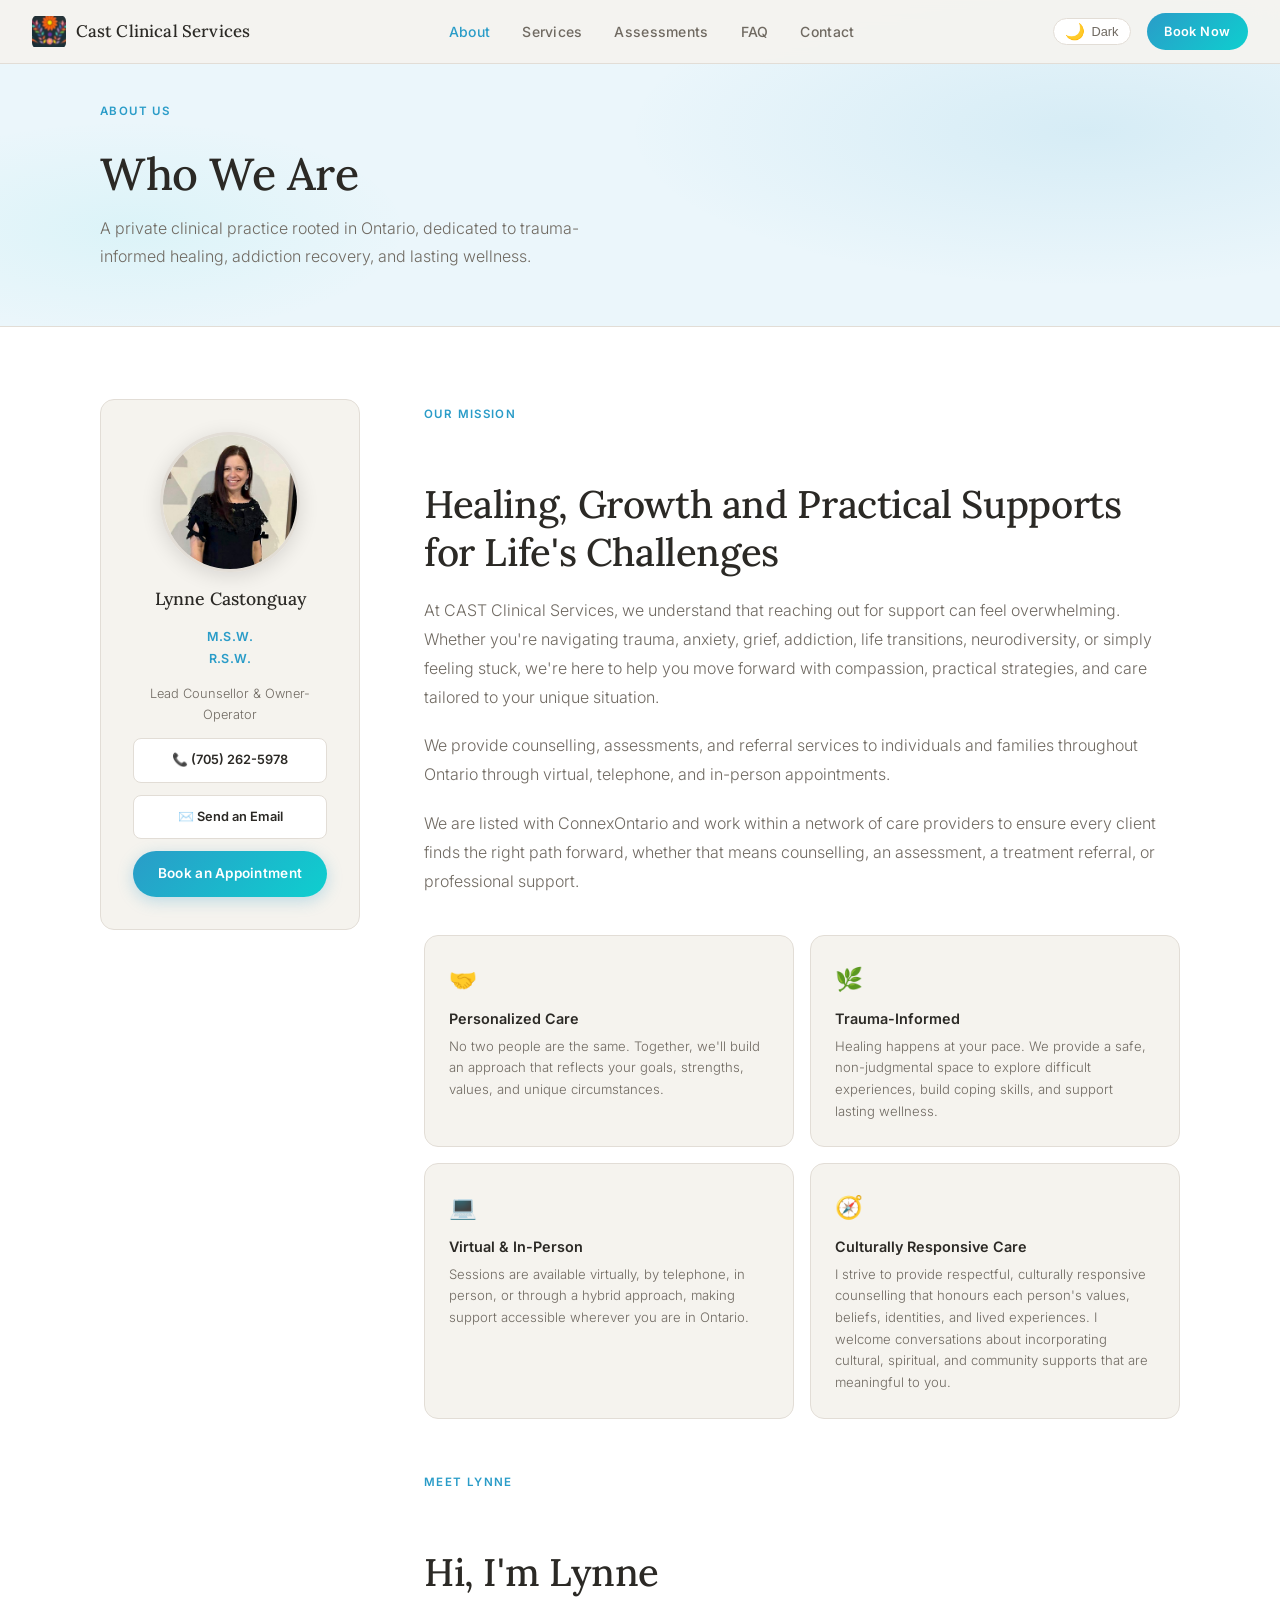
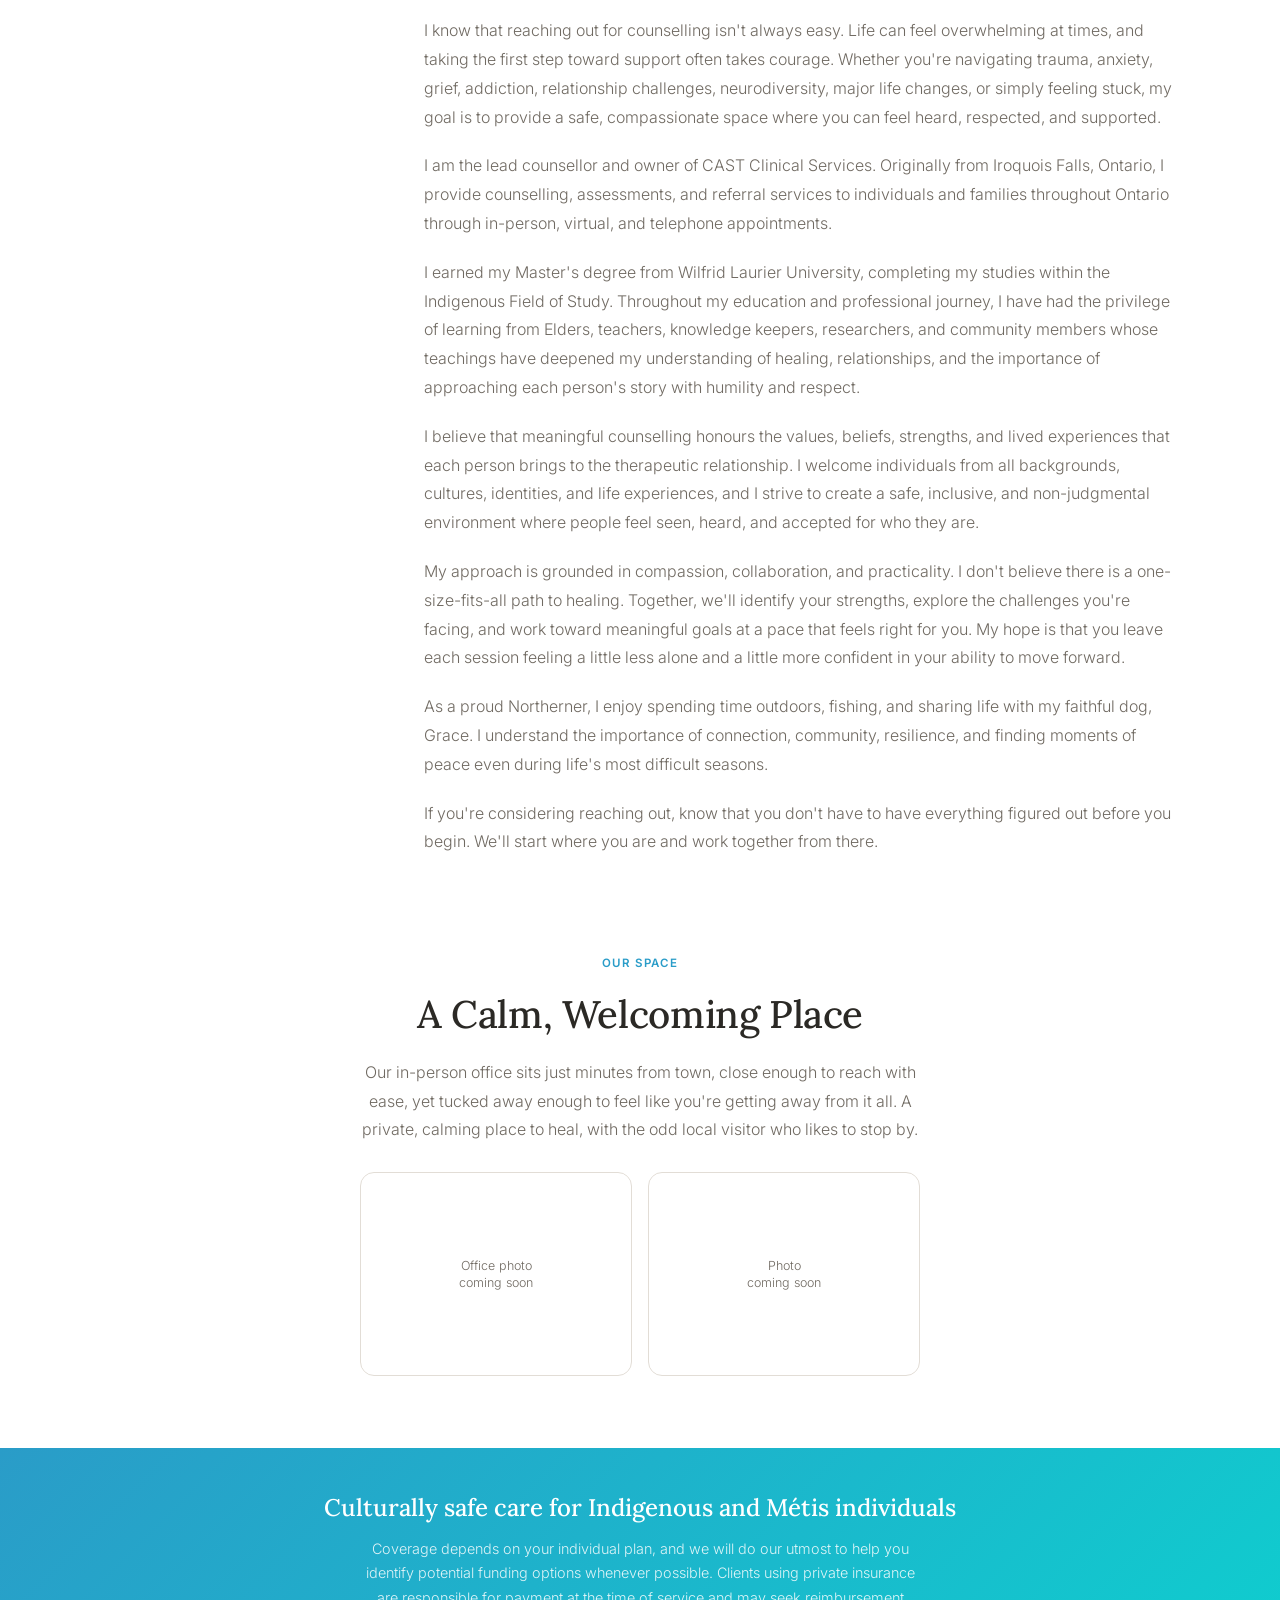
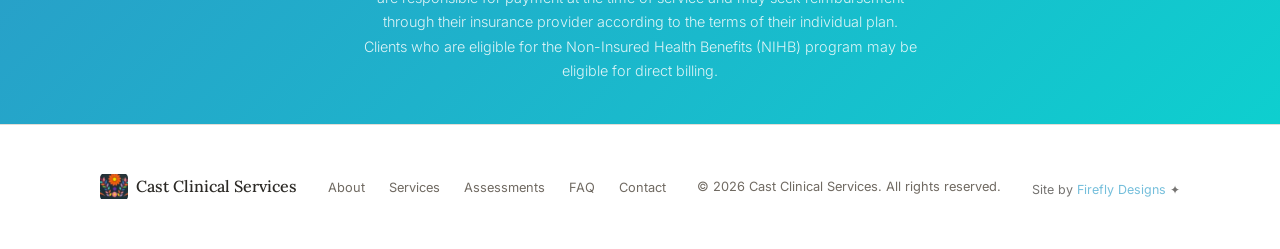
<file: about.html>
<!DOCTYPE html>
<html lang="en" data-theme="light">
<head>
  <meta charset="UTF-8" />
  <meta name="viewport" content="width=device-width, initial-scale=1.0" />
  <link rel="icon" type="image/png" href="favicon.png" />
  <link rel="apple-touch-icon" href="favicon.png" />
  <title>About — Cast Clinical Services</title>
  <meta name="description" content="Meet Lynne Castonguay, M.S.W., R.S.W., lead counsellor at CAST Clinical Services. Trauma-informed, culturally responsive counselling and assessments across Ontario." />
  <link rel="canonical" href="https://castclinical.ca/about.html" />
  <meta name="robots" content="index, follow" />
  <link rel="preconnect" href="https://fonts.googleapis.com" />
  <link rel="preconnect" href="https://fonts.gstatic.com" crossorigin />
  <link href="https://fonts.googleapis.com/css2?family=Inter:wght@300;400;500;600&family=Lora:ital,wght@0,400;0,500;1,400&display=swap" rel="stylesheet" />
  <link rel="stylesheet" href="styles.css" />
</head>
<body>

  <!-- NAV -->
  <nav>
    <a href="index.html" class="nav-logo">
      <img src="images/cast-icon.png" alt="Cast Clinical Services" width="34" height="34" style="flex-shrink:0;object-fit:contain;border-radius:6px">
      Cast Clinical Services
    </a>
    <ul class="nav-links" id="navLinks">
      <li><a href="about.html" class="active">About</a></li>
      <li><a href="services.html">Services</a></li>
      <li><a href="assessments.html">Assessments</a></li>
      <li><a href="faq.html">FAQ</a></li>
      <li><a href="contact.html">Contact</a></li>
    </ul>
    <div class="nav-right">
      <button class="theme-toggle" id="themeToggle" aria-label="Toggle colour theme">
        <span class="icon" id="themeIcon">🌙</span>
        <span id="themeLabel">Dark</span>
      </button>
      <a href="contact.html" class="btn-book">Book Now</a>
      <button class="hamburger" id="hamburger" aria-label="Open menu">
        <span></span><span></span><span></span>
      </button>
    </div>
  </nav>

  <!-- PAGE HEADER -->
  <div class="page-header">
    <div class="page-header-inner">
      <span class="section-label">About Us</span>
      <h1>Who We Are</h1>
      <p>A private clinical practice rooted in Ontario, dedicated to trauma-informed healing, addiction recovery, and lasting wellness.</p>
    </div>
  </div>

  <!-- ABOUT MAIN -->
  <section class="about-section">
    <div class="container">
      <div class="about-grid">

        <!-- Sidebar -->
        <aside class="about-sidebar fade-up">
          <img
            src="images/lynne-headshot.jpg"
            class="about-avatar-photo"
            alt="Lynne Castonguay, Lead Counsellor"
            loading="eager"
          />
          <p class="about-name">Lynne Castonguay</p>
          <p class="about-creds">M.S.W.<br/>R.S.W.</p>
          <p style="font-size:0.8rem;color:var(--muted);font-weight:300;text-align:center;">Lead Counsellor &amp; Owner-Operator</p>
          <a href="tel:7052625978" class="about-contact-link">📞 (705) 262-5978</a>
          <a href="mailto:lynne.castclinical@proton.me" class="about-contact-link">✉️ Send an Email</a>
          <a href="contact.html" class="btn-primary" style="width:100%;text-align:center;padding:0.7rem 1rem;font-size:0.85rem;">Book an Appointment</a>
        </aside>

        <!-- Body -->
        <div class="about-body">

          <div class="fade-up">
            <span class="section-label">Our Mission</span>
            <h2 class="section-title">Healing, Growth and Practical Supports for Life's Challenges</h2>
            <p class="section-body">
              At CAST Clinical Services, we understand that reaching out for support can feel overwhelming. Whether you're navigating trauma, anxiety, grief, addiction, life transitions, neurodiversity, or simply feeling stuck, we're here to help you move forward with compassion, practical strategies, and care tailored to your unique situation.
            </p>
            <p class="section-body" style="margin-top:1rem;">
              We provide counselling, assessments, and referral services to individuals and families throughout Ontario through virtual, telephone, and in-person appointments.
            </p>
            <p class="section-body" style="margin-top:1rem;">
              We are listed with ConnexOntario and work within a network of care providers to ensure every client finds the right path forward, whether that means counselling, an assessment, a treatment referral, or professional support.
            </p>
          </div>

          <div class="values-grid fade-up" style="margin-top:2.5rem;">
            <div class="value-card">
              <div class="vi">🤝</div>
              <h4>Personalized Care</h4>
              <p>No two people are the same. Together, we'll build an approach that reflects your goals, strengths, values, and unique circumstances.</p>
            </div>
            <div class="value-card">
              <div class="vi">🌿</div>
              <h4>Trauma-Informed</h4>
              <p>Healing happens at your pace. We provide a safe, non-judgmental space to explore difficult experiences, build coping skills, and support lasting wellness.</p>
            </div>
            <div class="value-card">
              <div class="vi">💻</div>
              <h4>Virtual &amp; In-Person</h4>
              <p>Sessions are available virtually, by telephone, in person, or through a hybrid approach, making support accessible wherever you are in Ontario.</p>
            </div>
            <div class="value-card">
              <div class="vi">🧭</div>
              <h4>Culturally Responsive Care</h4>
              <p>I strive to provide respectful, culturally responsive counselling that honours each person's values, beliefs, identities, and lived experiences. I welcome conversations about incorporating cultural, spiritual, and community supports that are meaningful to you.</p>
            </div>
          </div>

          <div class="fade-up" style="margin-top:3rem;">
            <span class="section-label">Meet Lynne</span>
            <h2 class="section-title">Hi, I'm Lynne</h2>
            <p class="section-body">
              I know that reaching out for counselling isn't always easy. Life can feel overwhelming at times, and taking the first step toward support often takes courage. Whether you're navigating trauma, anxiety, grief, addiction, relationship challenges, neurodiversity, major life changes, or simply feeling stuck, my goal is to provide a safe, compassionate space where you can feel heard, respected, and supported.
            </p>
            <p class="section-body" style="margin-top:1rem;">
              I am the lead counsellor and owner of CAST Clinical Services. Originally from Iroquois Falls, Ontario, I provide counselling, assessments, and referral services to individuals and families throughout Ontario through in-person, virtual, and telephone appointments.
            </p>
            <p class="section-body" style="margin-top:1rem;">
              I earned my Master's degree from Wilfrid Laurier University, completing my studies within the Indigenous Field of Study. Throughout my education and professional journey, I have had the privilege of learning from Elders, teachers, knowledge keepers, researchers, and community members whose teachings have deepened my understanding of healing, relationships, and the importance of approaching each person's story with humility and respect.
            </p>
            <p class="section-body" style="margin-top:1rem;">
              I believe that meaningful counselling honours the values, beliefs, strengths, and lived experiences that each person brings to the therapeutic relationship. I welcome individuals from all backgrounds, cultures, identities, and life experiences, and I strive to create a safe, inclusive, and non-judgmental environment where people feel seen, heard, and accepted for who they are.
            </p>
            <p class="section-body" style="margin-top:1rem;">
              My approach is grounded in compassion, collaboration, and practicality. I don't believe there is a one-size-fits-all path to healing. Together, we'll identify your strengths, explore the challenges you're facing, and work toward meaningful goals at a pace that feels right for you. My hope is that you leave each session feeling a little less alone and a little more confident in your ability to move forward.
            </p>
            <p class="section-body" style="margin-top:1rem;">
              As a proud Northerner, I enjoy spending time outdoors, fishing, and sharing life with my faithful dog, Grace. I understand the importance of connection, community, resilience, and finding moments of peace even during life's most difficult seasons.
            </p>
            <p class="section-body" style="margin-top:1rem;">
              If you're considering reaching out, know that you don't have to have everything figured out before you begin. We'll start where you are and work together from there.
            </p>
          </div>

        </div>
      </div>
    </div>
  </section>

  <!-- OFFICE GALLERY -->
  <section class="about-section" style="padding-top:0;">
    <div class="container">
      <div class="fade-up" style="text-align:center;max-width:680px;margin:0 auto 1.75rem;">
        <span class="section-label">Our Space</span>
        <h2 class="section-title">A Calm, Welcoming Place</h2>
        <p class="section-body" style="margin:0 auto;">Our in-person office sits just minutes from town, close enough to reach with ease, yet tucked away enough to feel like you're getting away from it all. A private, calming place to heal, with the odd local visitor who likes to stop by.</p>
      </div>
      <div class="office-gallery" style="grid-template-columns:repeat(2,1fr);max-width:560px;">
        <div class="office-photo is-empty"><img src="images/office-1.jpg" alt="Cast Clinical's in-person office" loading="lazy" onload="this.parentElement.classList.remove('is-empty')" onerror="this.parentElement.classList.add('is-empty')" /><span class="office-ph">Office photo<br/>coming soon</span></div>
        <div class="office-photo is-empty"><img src="images/marmotte.jpg" alt="A friendly marmot that visits near the office" loading="lazy" onload="this.parentElement.classList.remove('is-empty')" onerror="this.parentElement.classList.add('is-empty')" /><span class="office-ph">Photo<br/>coming soon</span></div>
      </div>
    </div>
  </section>

  <!-- COVERAGE STRIP -->
  <div class="nihb-strip">
    <h2>Culturally safe care for Indigenous and Métis individuals</h2>
    <p>Coverage depends on your individual plan, and we will do our utmost to help you identify potential funding options whenever possible. Clients using private insurance are responsible for payment at the time of service and may seek reimbursement through their insurance provider according to the terms of their individual plan. Clients who are eligible for the Non-Insured Health Benefits (NIHB) program may be eligible for direct billing.</p>
  </div>

  <!-- FOOTER -->
  <footer>
    <div class="footer-inner">
      <div class="footer-logo">
        <img src="images/cast-icon.png" alt="Cast Clinical Services" width="28" height="28" style="flex-shrink:0;object-fit:contain;border-radius:5px">
        Cast Clinical Services
      </div>
      <ul class="footer-links">
        <li><a href="about.html">About</a></li>
        <li><a href="services.html">Services</a></li>
        <li><a href="assessments.html">Assessments</a></li>
        <li><a href="faq.html">FAQ</a></li>
        <li><a href="contact.html">Contact</a></li>
      </ul>
      <p class="footer-copy">© 2026 Cast Clinical Services. All rights reserved.</p>
      <p style="margin-top:6px;font-size:.78rem;opacity:.65">Site by <a href="https://fireflydesigns.ca" target="_blank" rel="noopener" style="color:var(--accent)">Firefly Designs</a> ✦</p>
    </div>
  </footer>

  <script src="main.js"></script>
</body>
</html>
</file>
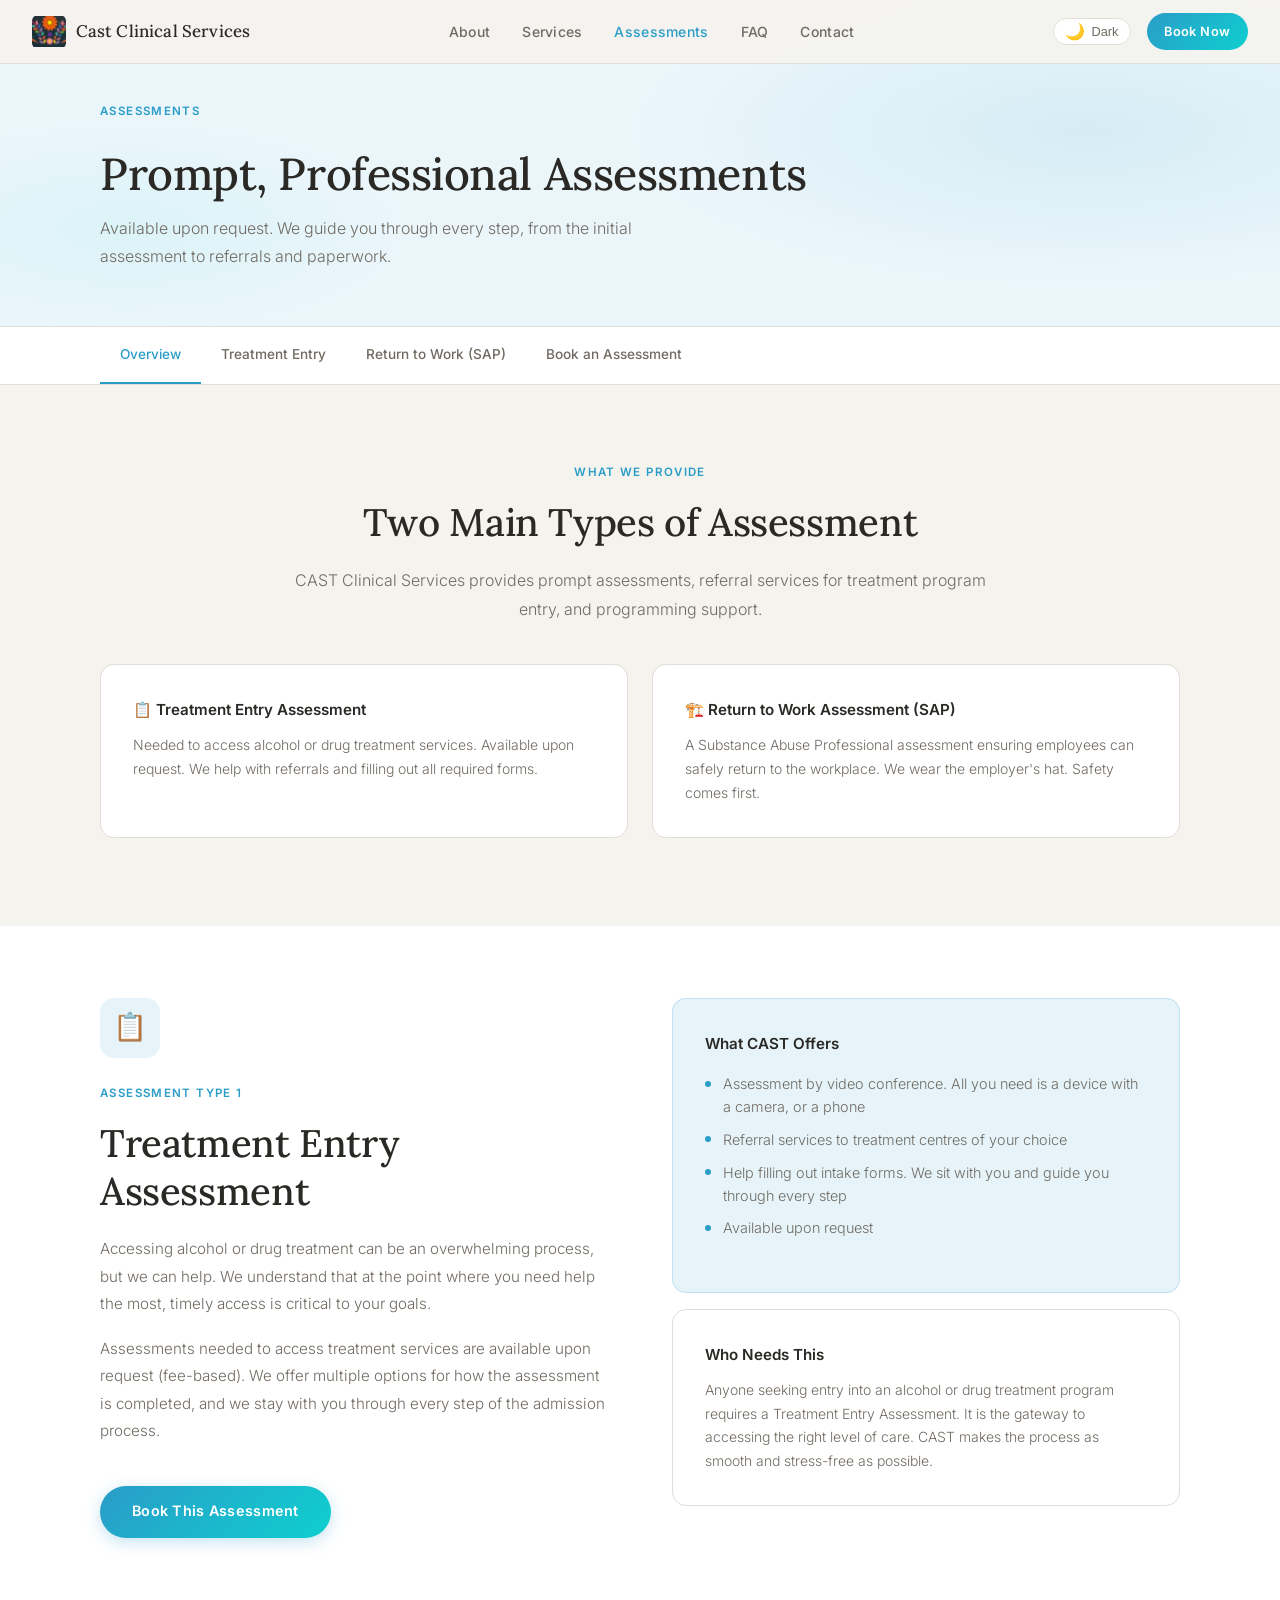
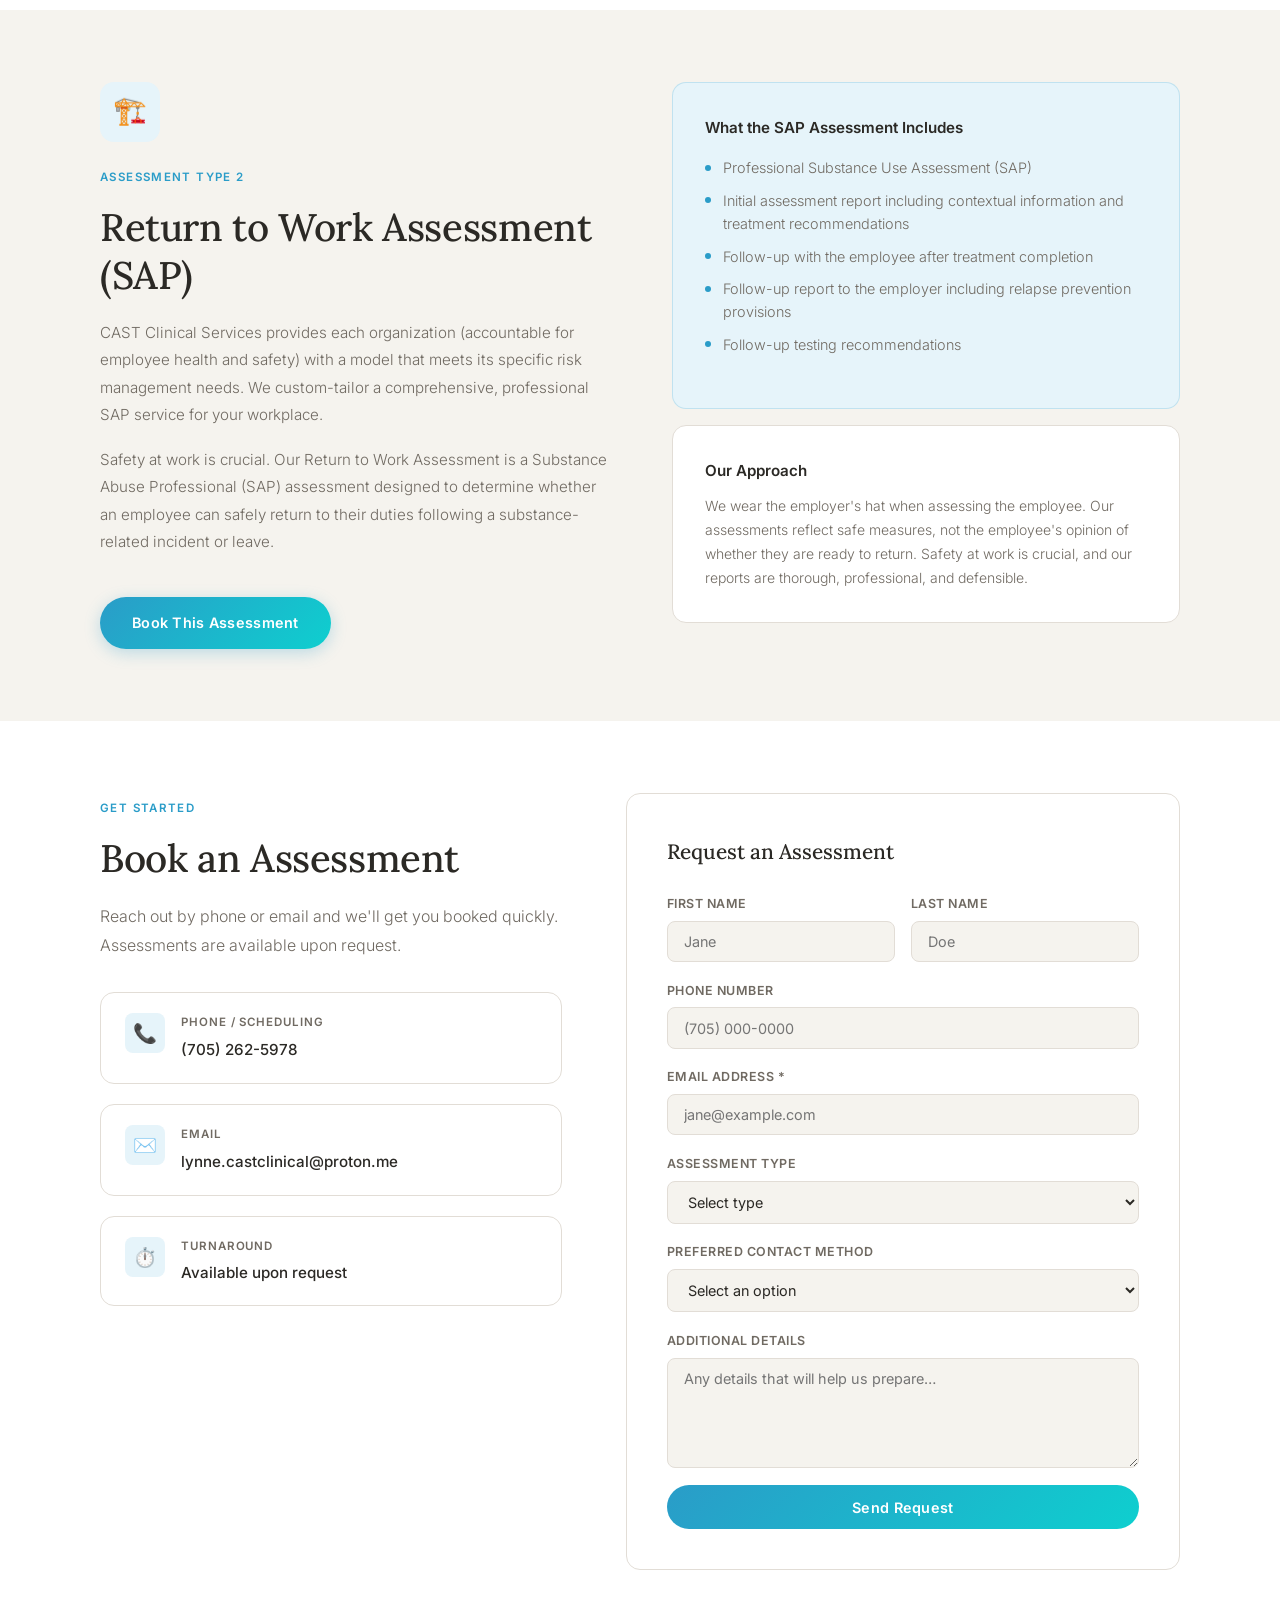
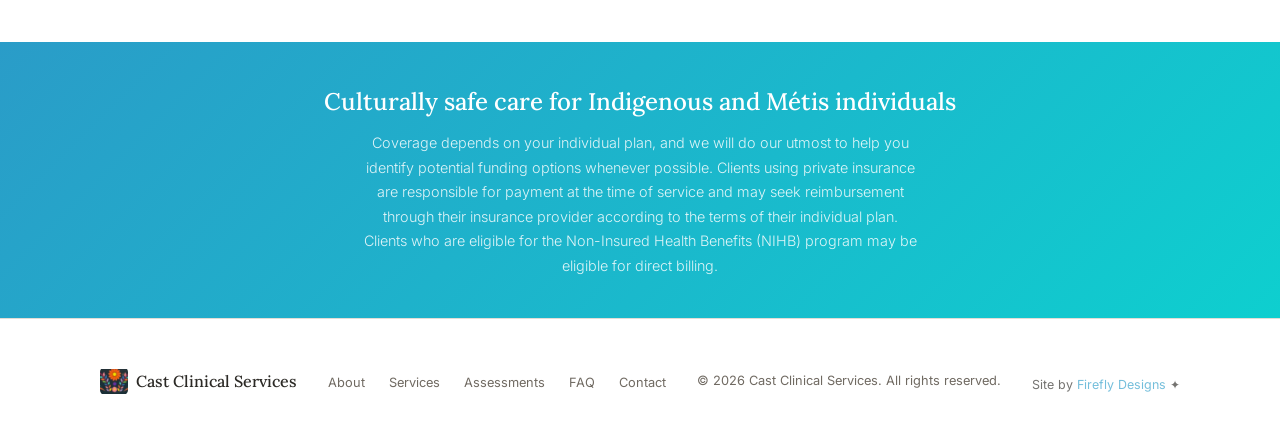
<file: assessments.html>
<!DOCTYPE html>
<html lang="en" data-theme="light">
<head>
  <meta charset="UTF-8" />
  <meta name="viewport" content="width=device-width, initial-scale=1.0" />
  <link rel="icon" type="image/png" href="favicon.png" />
  <link rel="apple-touch-icon" href="favicon.png" />
  <title>Assessments — Cast Clinical Services</title>
  <meta name="description" content="Treatment Entry and Return-to-Work (Substance Abuse Professional / SAP) assessments across Ontario, with referral and form support." />
  <link rel="canonical" href="https://castclinical.ca/assessments.html" />
  <meta name="robots" content="index, follow" />
  <link rel="preconnect" href="https://fonts.googleapis.com" />
  <link rel="preconnect" href="https://fonts.gstatic.com" crossorigin />
  <link href="https://fonts.googleapis.com/css2?family=Inter:wght@300;400;500;600&family=Lora:ital,wght@0,400;0,500;1,400&display=swap" rel="stylesheet" />
  <link rel="stylesheet" href="styles.css" />
</head>
<body>

  <!-- NAV -->
  <nav>
    <a href="index.html" class="nav-logo">
      <img src="images/cast-icon.png" alt="Cast Clinical Services" width="34" height="34" style="flex-shrink:0;object-fit:contain;border-radius:6px">
      Cast Clinical Services
    </a>
    <ul class="nav-links" id="navLinks">
      <li><a href="about.html">About</a></li>
      <li><a href="services.html">Services</a></li>
      <li><a href="assessments.html" class="active">Assessments</a></li>
      <li><a href="faq.html">FAQ</a></li>
      <li><a href="contact.html">Contact</a></li>
    </ul>
    <div class="nav-right">
      <button class="theme-toggle" id="themeToggle" aria-label="Toggle colour theme">
        <span class="icon" id="themeIcon">🌙</span>
        <span id="themeLabel">Dark</span>
      </button>
      <a href="contact.html" class="btn-book">Book Now</a>
      <button class="hamburger" id="hamburger" aria-label="Open menu">
        <span></span><span></span><span></span>
      </button>
    </div>
  </nav>

  <!-- PAGE HEADER -->
  <div class="page-header">
    <div class="page-header-inner">
      <span class="section-label">Assessments</span>
      <h1>Prompt, Professional Assessments</h1>
      <p>Available upon request. We guide you through every step, from the initial assessment to referrals and paperwork.</p>
    </div>
  </div>

  <!-- SUB-NAV -->
  <div class="sub-nav">
    <div class="sub-nav-inner">
      <a href="#overview">Overview</a>
      <a href="#treatment-entry">Treatment Entry</a>
      <a href="#return-to-work">Return to Work (SAP)</a>
      <a href="#book">Book an Assessment</a>
    </div>
  </div>

  <!-- OVERVIEW -->
  <section class="detail-section" id="overview">
    <div class="container">
      <div class="fade-up" style="max-width:720px;margin:0 auto;text-align:center;">
        <span class="section-label">What We Provide</span>
        <h2 class="section-title">Two Main Types of Assessment</h2>
        <p class="section-body" style="max-width:100%;">
          CAST Clinical Services provides prompt assessments, referral services for treatment program entry, and programming support.
        </p>
      </div>
      <div style="display:grid;grid-template-columns:1fr 1fr;gap:1.5rem;margin-top:2.5rem;">
        <a href="#treatment-entry" class="info-card fade-up" style="display:block;text-decoration:none;transition:transform 0.2s,border-color 0.25s;">
          <h4>📋 Treatment Entry Assessment</h4>
          <p>Needed to access alcohol or drug treatment services. Available upon request. We help with referrals and filling out all required forms.</p>
        </a>
        <a href="#return-to-work" class="info-card fade-up" style="display:block;text-decoration:none;transition:transform 0.2s,border-color 0.25s;">
          <h4>🏗️ Return to Work Assessment (SAP)</h4>
          <p>A Substance Abuse Professional assessment ensuring employees can safely return to the workplace. We wear the employer's hat. Safety comes first.</p>
        </a>
      </div>
    </div>
  </section>

  <!-- TREATMENT ENTRY -->
  <section class="detail-section alt" id="treatment-entry">
    <div class="container">
      <div class="detail-grid">
        <div class="fade-up">
          <div class="detail-icon-lg">📋</div>
          <span class="section-label">Assessment Type 1</span>
          <h2 class="section-title">Treatment Entry Assessment</h2>
          <p class="detail-body">
            Accessing alcohol or drug treatment can be an overwhelming process, but we can help. We understand that at the point where you need help the most, timely access is critical to your goals.
          </p>
          <p class="detail-body">
            Assessments needed to access treatment services are available upon request (fee-based). We offer multiple options for how the assessment is completed, and we stay with you through every step of the admission process.
          </p>
          <a href="#book" class="btn-primary" style="margin-top:1.5rem;">Book This Assessment</a>
        </div>
        <div class="fade-up">
          <div class="info-card highlight">
            <h4>What CAST Offers</h4>
            <ul class="bullet-list">
              <li>Assessment by video conference. All you need is a device with a camera, or a phone</li>
              <li>Referral services to treatment centres of your choice</li>
              <li>Help filling out intake forms. We sit with you and guide you through every step</li>
              <li>Available upon request</li>
            </ul>
          </div>
          <div class="info-card" style="margin-top:1rem;">
            <h4>Who Needs This</h4>
            <p>Anyone seeking entry into an alcohol or drug treatment program requires a Treatment Entry Assessment. It is the gateway to accessing the right level of care. CAST makes the process as smooth and stress-free as possible.</p>
          </div>
        </div>
      </div>
    </div>
  </section>

  <!-- RETURN TO WORK -->
  <section class="detail-section" id="return-to-work">
    <div class="container">
      <div class="detail-grid">
        <div class="fade-up" style="order:2;">
          <div class="info-card highlight">
            <h4>What the SAP Assessment Includes</h4>
            <ul class="bullet-list">
              <li>Professional Substance Use Assessment (SAP)</li>
              <li>Initial assessment report including contextual information and treatment recommendations</li>
              <li>Follow-up with the employee after treatment completion</li>
              <li>Follow-up report to the employer including relapse prevention provisions</li>
              <li>Follow-up testing recommendations</li>
            </ul>
          </div>
          <div class="info-card" style="margin-top:1rem;">
            <h4>Our Approach</h4>
            <p>We wear the employer's hat when assessing the employee. Our assessments reflect safe measures, not the employee's opinion of whether they are ready to return. Safety at work is crucial, and our reports are thorough, professional, and defensible.</p>
          </div>
        </div>
        <div class="fade-up" style="order:1;">
          <div class="detail-icon-lg">🏗️</div>
          <span class="section-label">Assessment Type 2</span>
          <h2 class="section-title">Return to Work Assessment (SAP)</h2>
          <p class="detail-body">
            CAST Clinical Services provides each organization (accountable for employee health and safety) with a model that meets its specific risk management needs. We custom-tailor a comprehensive, professional SAP service for your workplace.
          </p>
          <p class="detail-body">
            Safety at work is crucial. Our Return to Work Assessment is a Substance Abuse Professional (SAP) assessment designed to determine whether an employee can safely return to their duties following a substance-related incident or leave.
          </p>
          <a href="#book" class="btn-primary" style="margin-top:1.5rem;">Book This Assessment</a>
        </div>
      </div>
    </div>
  </section>

  <!-- BOOK -->
  <section class="detail-section alt" id="book">
    <div class="container">
      <div class="contact-grid">
        <div class="fade-up">
          <span class="section-label">Get Started</span>
          <h2 class="section-title">Book an Assessment</h2>
          <p class="section-body">Reach out by phone or email and we'll get you booked quickly. Assessments are available upon request.</p>
          <div class="contact-info-items">
            <div class="contact-item">
              <div class="contact-item-icon">📞</div>
              <div class="contact-item-text">
                <span>Phone / Scheduling</span>
                <a href="tel:7052625978">(705) 262-5978</a>
              </div>
            </div>
            <div class="contact-item">
              <div class="contact-item-icon">✉️</div>
              <div class="contact-item-text">
                <span>Email</span>
                <a href="mailto:lynne.castclinical@proton.me">lynne.castclinical@proton.me</a>
              </div>
            </div>
            <div class="contact-item">
              <div class="contact-item-icon">⏱️</div>
              <div class="contact-item-text">
                <span>Turnaround</span>
                <p>Available upon request</p>
              </div>
            </div>
          </div>
        </div>
        <div class="contact-form fade-up">
          <h3>Request an Assessment</h3>
          <form action="send.php" method="post">
            <input type="text" name="website" tabindex="-1" autocomplete="off" style="position:absolute;left:-9999px;opacity:0" aria-hidden="true">
            <div class="form-row">
              <div class="form-group">
                <label for="firstName">First Name</label>
                <input type="text" id="firstName" name="firstName" placeholder="Jane" required />
              </div>
              <div class="form-group">
                <label for="lastName">Last Name</label>
                <input type="text" id="lastName" name="lastName" placeholder="Doe" />
              </div>
            </div>
            <div class="form-group">
              <label for="phone">Phone Number</label>
              <input type="tel" id="phone" name="phone" placeholder="(705) 000-0000" />
            </div>
            <div class="form-group">
              <label for="email">Email Address *</label>
              <input type="email" id="email" name="email" placeholder="jane@example.com" required />
            </div>
            <div class="form-group">
              <label for="assessmentType">Assessment Type</label>
              <select id="assessmentType" name="assessmentType">
                <option value="">Select type</option>
                <option value="treatment-entry">Treatment Entry Assessment</option>
                <option value="return-to-work">Return to Work (SAP)</option>
                <option value="unsure">Not Sure / Need Guidance</option>
              </select>
            </div>
            <div class="form-group">
              <label for="contactPref">Preferred Contact Method</label>
              <select id="contactPref" name="contactPref">
                <option value="">Select an option</option>
                <option value="email">Email</option>
                <option value="phone">Call</option>
                <option value="text">Text</option>
              </select>
            </div>
            <div class="form-group">
              <label for="message">Additional Details</label>
              <textarea id="message" name="message" placeholder="Any details that will help us prepare…"></textarea>
            </div>
            <button type="submit" class="btn-submit">Send Request</button>
          </form>
        </div>
      </div>
    </div>
  </section>

  <!-- COVERAGE STRIP -->
  <div class="nihb-strip">
    <h2>Culturally safe care for Indigenous and Métis individuals</h2>
    <p>Coverage depends on your individual plan, and we will do our utmost to help you identify potential funding options whenever possible. Clients using private insurance are responsible for payment at the time of service and may seek reimbursement through their insurance provider according to the terms of their individual plan. Clients who are eligible for the Non-Insured Health Benefits (NIHB) program may be eligible for direct billing.</p>
  </div>

  <!-- FOOTER -->
  <footer>
    <div class="footer-inner">
      <div class="footer-logo">
        <img src="images/cast-icon.png" alt="Cast Clinical Services" width="28" height="28" style="flex-shrink:0;object-fit:contain;border-radius:5px">
        Cast Clinical Services
      </div>
      <ul class="footer-links">
        <li><a href="about.html">About</a></li>
        <li><a href="services.html">Services</a></li>
        <li><a href="assessments.html">Assessments</a></li>
        <li><a href="faq.html">FAQ</a></li>
        <li><a href="contact.html">Contact</a></li>
      </ul>
      <p class="footer-copy">© 2026 Cast Clinical Services. All rights reserved.</p>
      <p style="margin-top:6px;font-size:.78rem;opacity:.65">Site by <a href="https://fireflydesigns.ca" target="_blank" rel="noopener" style="color:var(--accent)">Firefly Designs</a> ✦</p>
    </div>
  </footer>

  <script src="main.js"></script>
</body>
</html>
</file>
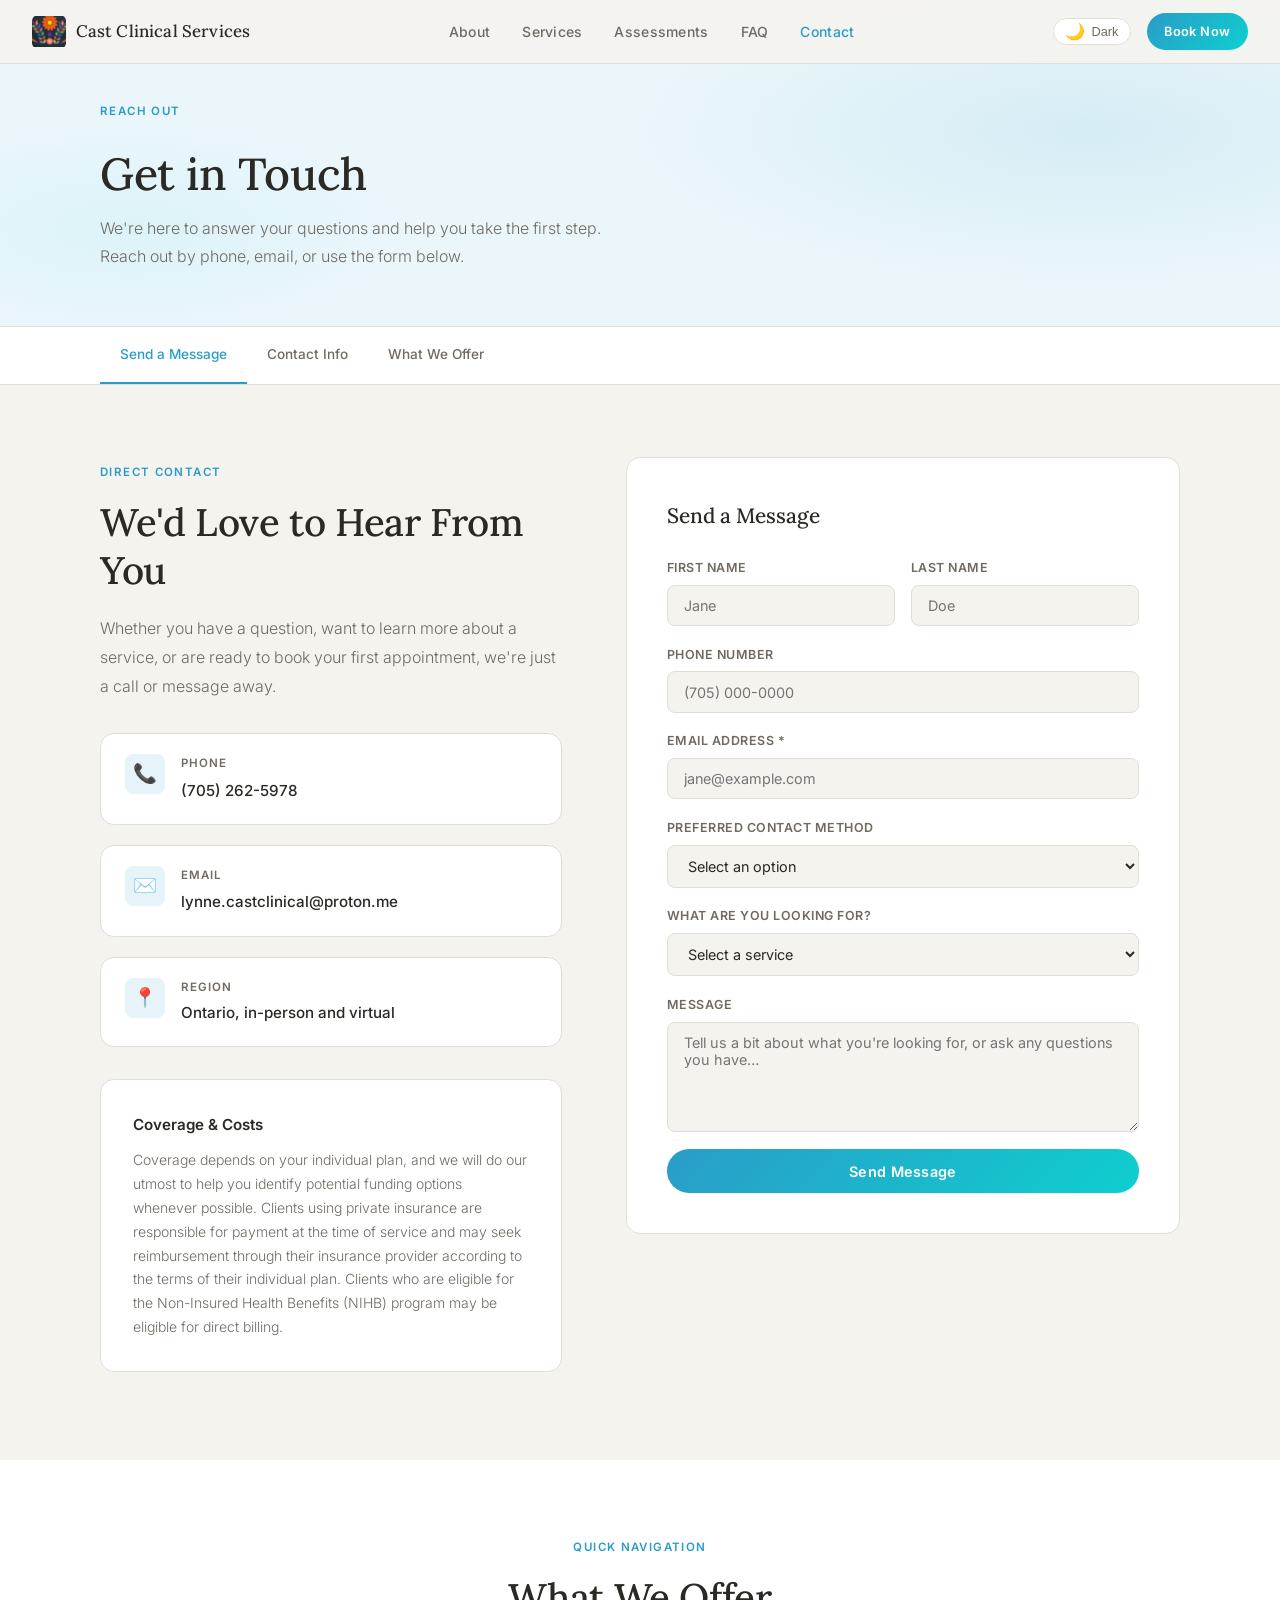
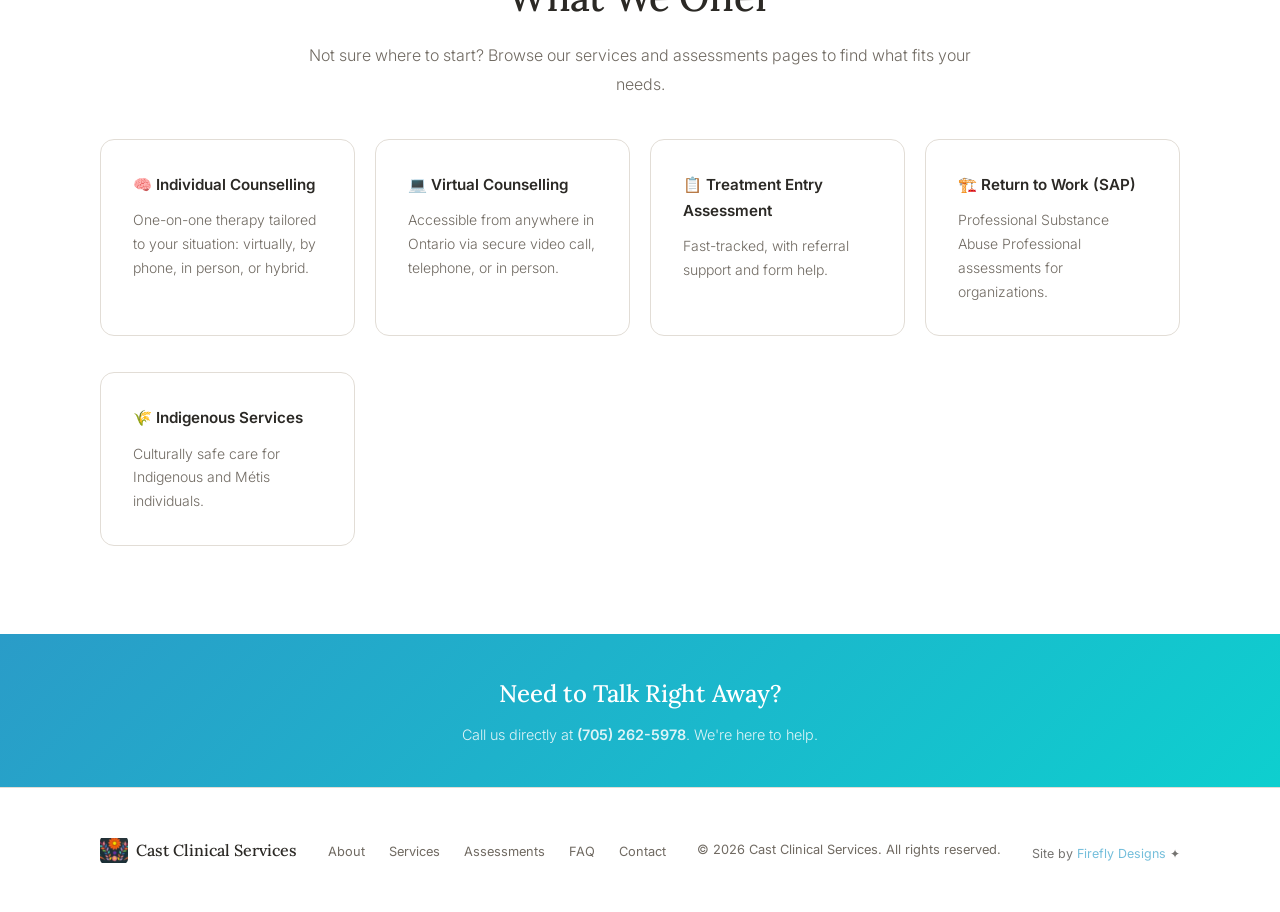
<file: contact.html>
<!DOCTYPE html>
<html lang="en" data-theme="light">
<head>
  <meta charset="UTF-8" />
  <meta name="viewport" content="width=device-width, initial-scale=1.0" />
  <link rel="icon" type="image/png" href="favicon.png" />
  <link rel="apple-touch-icon" href="favicon.png" />
  <title>Contact — Cast Clinical Services</title>
  <meta name="description" content="Contact CAST Clinical Services for counselling and assessments across Ontario. Call (705) 262-5978 or send a message." />
  <link rel="canonical" href="https://castclinical.ca/contact.html" />
  <meta name="robots" content="index, follow" />
  <link rel="preconnect" href="https://fonts.googleapis.com" />
  <link rel="preconnect" href="https://fonts.gstatic.com" crossorigin />
  <link href="https://fonts.googleapis.com/css2?family=Inter:wght@300;400;500;600&family=Lora:ital,wght@0,400;0,500;1,400&display=swap" rel="stylesheet" />
  <link rel="stylesheet" href="styles.css" />
</head>
<body>

  <!-- NAV -->
  <nav>
    <a href="index.html" class="nav-logo">
      <img src="images/cast-icon.png" alt="Cast Clinical Services" width="34" height="34" style="flex-shrink:0;object-fit:contain;border-radius:6px">
      Cast Clinical Services
    </a>
    <ul class="nav-links" id="navLinks">
      <li><a href="about.html">About</a></li>
      <li><a href="services.html">Services</a></li>
      <li><a href="assessments.html">Assessments</a></li>
      <li><a href="faq.html">FAQ</a></li>
      <li><a href="contact.html" class="active">Contact</a></li>
    </ul>
    <div class="nav-right">
      <button class="theme-toggle" id="themeToggle" aria-label="Toggle colour theme">
        <span class="icon" id="themeIcon">🌙</span>
        <span id="themeLabel">Dark</span>
      </button>
      <a href="contact.html" class="btn-book">Book Now</a>
      <button class="hamburger" id="hamburger" aria-label="Open menu">
        <span></span><span></span><span></span>
      </button>
    </div>
  </nav>

  <!-- PAGE HEADER -->
  <div class="page-header">
    <div class="page-header-inner">
      <span class="section-label">Reach Out</span>
      <h1>Get in Touch</h1>
      <p>We're here to answer your questions and help you take the first step. Reach out by phone, email, or use the form below.</p>
    </div>
  </div>

  <!-- SUB-NAV -->
  <div class="sub-nav">
    <div class="sub-nav-inner">
      <a href="#contact-form">Send a Message</a>
      <a href="#contact-info">Contact Info</a>
      <a href="#services-quick">What We Offer</a>
    </div>
  </div>

  <!-- CONTACT SECTION -->
  <section class="detail-section" id="contact-form">
    <div class="container">
      <div class="contact-grid">

        <!-- Info side -->
        <div class="fade-up" id="contact-info">
          <span class="section-label">Direct Contact</span>
          <h2 class="section-title">We'd Love to Hear From You</h2>
          <p class="section-body">Whether you have a question, want to learn more about a service, or are ready to book your first appointment, we're just a call or message away.</p>

          <div class="contact-info-items" style="margin-top:2rem;">
            <div class="contact-item">
              <div class="contact-item-icon">📞</div>
              <div class="contact-item-text">
                <span>Phone</span>
                <a href="tel:7052625978">(705) 262-5978</a>
              </div>
            </div>
            <div class="contact-item">
              <div class="contact-item-icon">✉️</div>
              <div class="contact-item-text">
                <span>Email</span>
                <a href="mailto:lynne.castclinical@proton.me">lynne.castclinical@proton.me</a>
              </div>
            </div>
            <div class="contact-item">
              <div class="contact-item-icon">📍</div>
              <div class="contact-item-text">
                <span>Region</span>
                <p>Ontario, in-person and virtual</p>
              </div>
            </div>
          </div>

          <div class="info-card" style="margin-top:2rem;">
            <h4>Coverage &amp; Costs</h4>
            <p>Coverage depends on your individual plan, and we will do our utmost to help you identify potential funding options whenever possible. Clients using private insurance are responsible for payment at the time of service and may seek reimbursement through their insurance provider according to the terms of their individual plan. Clients who are eligible for the Non-Insured Health Benefits (NIHB) program may be eligible for direct billing.</p>
          </div>
        </div>

        <!-- Form side -->
        <div class="contact-form fade-up">
          <h3>Send a Message</h3>
          <form action="send.php" method="post">
            <input type="text" name="website" tabindex="-1" autocomplete="off" style="position:absolute;left:-9999px;opacity:0" aria-hidden="true">
            <div class="form-row">
              <div class="form-group">
                <label for="firstName">First Name</label>
                <input type="text" id="firstName" name="firstName" placeholder="Jane" required />
              </div>
              <div class="form-group">
                <label for="lastName">Last Name</label>
                <input type="text" id="lastName" name="lastName" placeholder="Doe" />
              </div>
            </div>
            <div class="form-group">
              <label for="phone">Phone Number</label>
              <input type="tel" id="phone" name="phone" placeholder="(705) 000-0000" />
            </div>
            <div class="form-group">
              <label for="email">Email Address *</label>
              <input type="email" id="email" name="email" placeholder="jane@example.com" required />
            </div>
            <div class="form-group">
              <label for="contactPref">Preferred Contact Method</label>
              <select id="contactPref" name="contactPref">
                <option value="">Select an option</option>
                <option value="email">Email</option>
                <option value="phone">Call</option>
                <option value="text">Text</option>
              </select>
            </div>
            <div class="form-group">
              <label for="service">What are you looking for?</label>
              <select id="service" name="service">
                <option value="">Select a service</option>
                <option value="counselling">Individual Counselling</option>
                <option value="virtual">Virtual Counselling</option>
                <option value="assessment-entry">Treatment Entry Assessment</option>
                <option value="assessment-rtw">Return to Work Assessment (SAP)</option>
                <option value="other">Other / Not sure</option>
              </select>
            </div>
            <div class="form-group">
              <label for="message">Message</label>
              <textarea id="message" name="message" placeholder="Tell us a bit about what you're looking for, or ask any questions you have…"></textarea>
            </div>
            <button type="submit" class="btn-submit">Send Message</button>
          </form>
        </div>

      </div>
    </div>
  </section>

  <!-- SERVICES QUICK LINKS -->
  <section class="detail-section alt" id="services-quick">
    <div class="container">
      <div style="text-align:center;max-width:680px;margin:0 auto 2.5rem;" class="fade-up">
        <span class="section-label">Quick Navigation</span>
        <h2 class="section-title">What We Offer</h2>
        <p class="section-body" style="max-width:100%;">Not sure where to start? Browse our services and assessments pages to find what fits your needs.</p>
      </div>
      <div style="display:grid;grid-template-columns:repeat(auto-fit,minmax(220px,1fr));gap:1.25rem;">
        <a href="counselling.html" class="info-card fade-up" style="display:block;text-decoration:none;">
          <h4>🧠 Individual Counselling</h4>
          <p>One-on-one therapy tailored to your situation: virtually, by phone, in person, or hybrid.</p>
        </a>
        <a href="services.html#virtual" class="info-card fade-up" style="display:block;text-decoration:none;">
          <h4>💻 Virtual Counselling</h4>
          <p>Accessible from anywhere in Ontario via secure video call, telephone, or in person.</p>
        </a>
        <a href="assessments.html#treatment-entry" class="info-card fade-up" style="display:block;text-decoration:none;">
          <h4>📋 Treatment Entry Assessment</h4>
          <p>Fast-tracked, with referral support and form help.</p>
        </a>
        <a href="assessments.html#return-to-work" class="info-card fade-up" style="display:block;text-decoration:none;">
          <h4>🏗️ Return to Work (SAP)</h4>
          <p>Professional Substance Abuse Professional assessments for organizations.</p>
        </a>
        <a href="services.html#indigenous" class="info-card fade-up" style="display:block;text-decoration:none;">
          <h4>🌾 Indigenous Services</h4>
          <p>Culturally safe care for Indigenous and Métis individuals.</p>
        </a>
      </div>
    </div>
  </section>

  <!-- NIHB STRIP -->
  <div class="nihb-strip">
    <h2>Need to Talk Right Away?</h2>
    <p>Call us directly at <a href="tel:7052625978" style="color:#fff;font-weight:600;">(705) 262-5978</a>. We're here to help.</p>
  </div>

  <!-- FOOTER -->
  <footer>
    <div class="footer-inner">
      <div class="footer-logo">
        <img src="images/cast-icon.png" alt="Cast Clinical Services" width="28" height="28" style="flex-shrink:0;object-fit:contain;border-radius:5px">
        Cast Clinical Services
      </div>
      <ul class="footer-links">
        <li><a href="about.html">About</a></li>
        <li><a href="services.html">Services</a></li>
        <li><a href="assessments.html">Assessments</a></li>
        <li><a href="faq.html">FAQ</a></li>
        <li><a href="contact.html">Contact</a></li>
      </ul>
      <p class="footer-copy">© 2026 Cast Clinical Services. All rights reserved.</p>
      <p style="margin-top:6px;font-size:.78rem;opacity:.65">Site by <a href="https://fireflydesigns.ca" target="_blank" rel="noopener" style="color:var(--accent)">Firefly Designs</a> ✦</p>
    </div>
  </footer>

  <script src="main.js"></script>
</body>
</html>
</file>
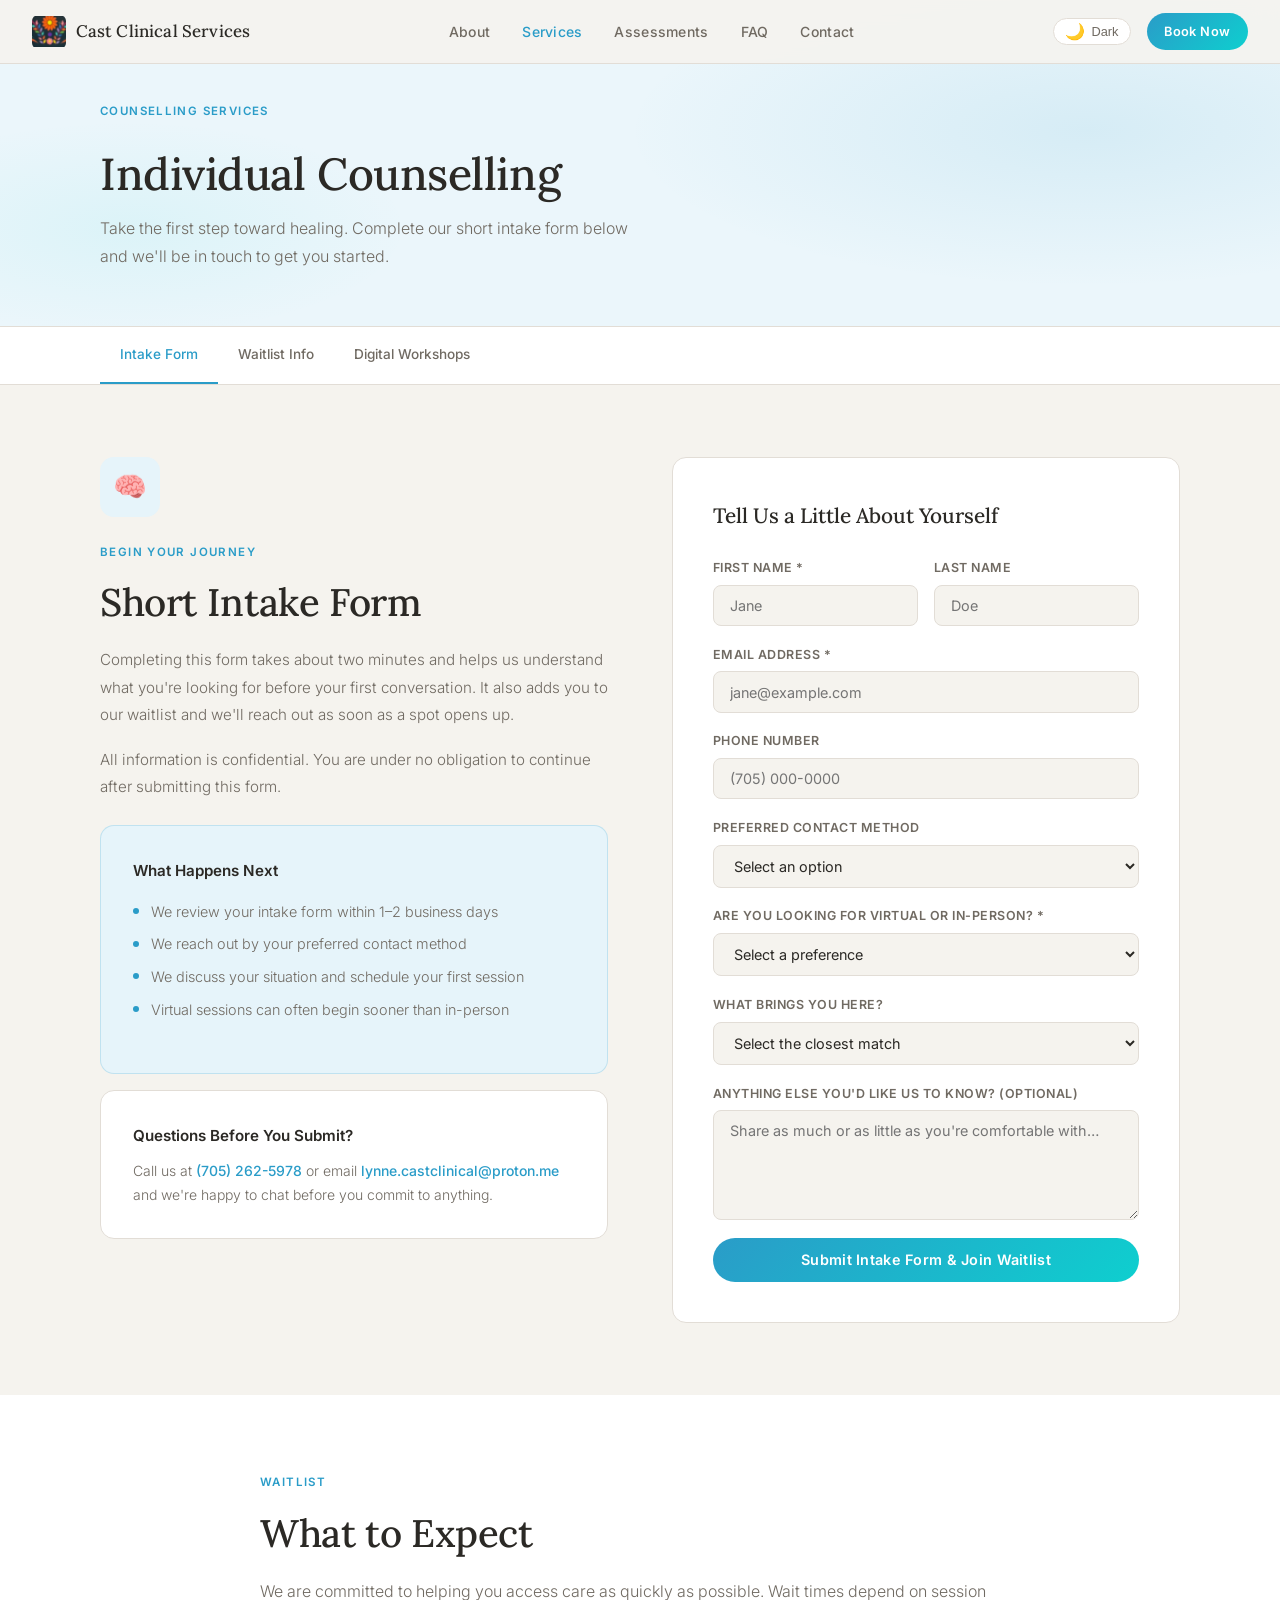
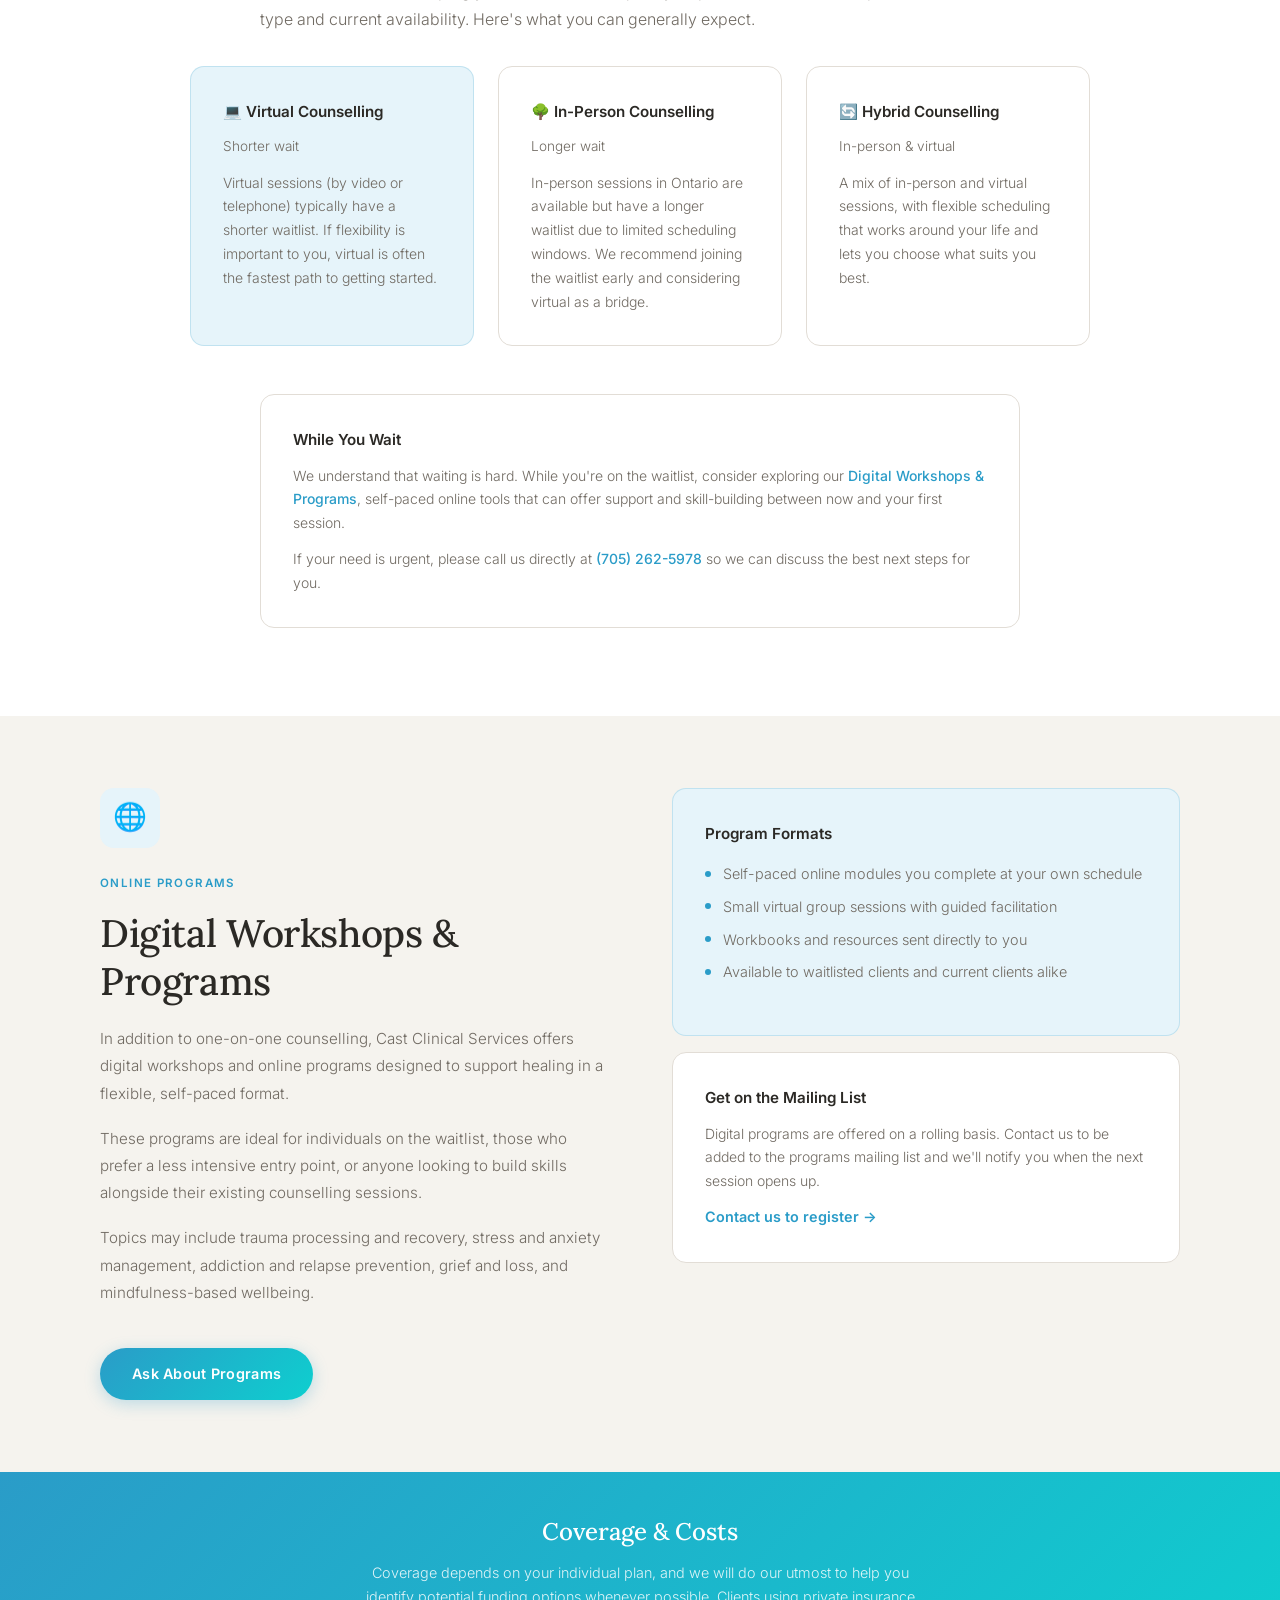
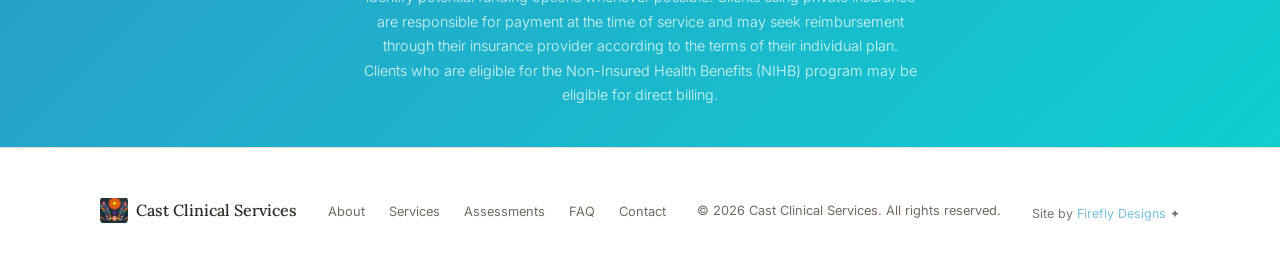
<file: counselling.html>
<!DOCTYPE html>
<html lang="en" data-theme="light">
<head>
  <meta charset="UTF-8" />
  <meta name="viewport" content="width=device-width, initial-scale=1.0" />
  <link rel="icon" type="image/png" href="favicon.png" />
  <link rel="apple-touch-icon" href="favicon.png" />
  <title>Individual Counselling — Cast Clinical Services</title>
  <meta name="description" content="Individual counselling for trauma, anxiety, grief, addiction, neurodiversity and more, virtual or in person across Ontario." />
  <link rel="canonical" href="https://castclinical.ca/counselling.html" />
  <meta name="robots" content="index, follow" />
  <link rel="preconnect" href="https://fonts.googleapis.com" />
  <link rel="preconnect" href="https://fonts.gstatic.com" crossorigin />
  <link href="https://fonts.googleapis.com/css2?family=Inter:wght@300;400;500;600&family=Lora:ital,wght@0,400;0,500;1,400&display=swap" rel="stylesheet" />
  <link rel="stylesheet" href="styles.css" />
</head>
<body>

  <!-- NAV -->
  <nav>
    <a href="index.html" class="nav-logo">
      <img src="images/cast-icon.png" alt="Cast Clinical Services" width="34" height="34" style="flex-shrink:0;object-fit:contain;border-radius:6px">
      Cast Clinical Services
    </a>
    <ul class="nav-links" id="navLinks">
      <li><a href="about.html">About</a></li>
      <li><a href="services.html" class="active">Services</a></li>
      <li><a href="assessments.html">Assessments</a></li>
      <li><a href="faq.html">FAQ</a></li>
      <li><a href="contact.html">Contact</a></li>
    </ul>
    <div class="nav-right">
      <button class="theme-toggle" id="themeToggle" aria-label="Toggle colour theme">
        <span class="icon" id="themeIcon">🌙</span>
        <span id="themeLabel">Dark</span>
      </button>
      <a href="contact.html" class="btn-book">Book Now</a>
      <button class="hamburger" id="hamburger" aria-label="Open menu">
        <span></span><span></span><span></span>
      </button>
    </div>
  </nav>

  <!-- PAGE HEADER -->
  <div class="page-header">
    <div class="page-header-inner">
      <span class="section-label">Counselling Services</span>
      <h1>Individual Counselling</h1>
      <p>Take the first step toward healing. Complete our short intake form below and we'll be in touch to get you started.</p>
    </div>
  </div>

  <!-- SUB-NAV -->
  <div class="sub-nav">
    <div class="sub-nav-inner">
      <a href="#intake">Intake Form</a>
      <a href="#waitlist">Waitlist Info</a>
      <a href="#workshops">Digital Workshops</a>
    </div>
  </div>

  <!-- INTAKE FORM -->
  <section class="detail-section" id="intake">
    <div class="container">
      <div class="detail-grid">

        <!-- Info -->
        <div class="fade-up">
          <div class="detail-icon-lg">🧠</div>
          <span class="section-label">Begin Your Journey</span>
          <h2 class="section-title">Short Intake Form</h2>
          <p class="detail-body">
            Completing this form takes about two minutes and helps us understand what you're looking for before your first conversation. It also adds you to our waitlist and we'll reach out as soon as a spot opens up.
          </p>
          <p class="detail-body">
            All information is confidential. You are under no obligation to continue after submitting this form.
          </p>

          <div class="info-card highlight" style="margin-top:1.5rem;">
            <h4>What Happens Next</h4>
            <ul class="bullet-list">
              <li>We review your intake form within 1–2 business days</li>
              <li>We reach out by your preferred contact method</li>
              <li>We discuss your situation and schedule your first session</li>
              <li>Virtual sessions can often begin sooner than in-person</li>
            </ul>
          </div>
          <div class="info-card" style="margin-top:1rem;">
            <h4>Questions Before You Submit?</h4>
            <p>Call us at <a href="tel:7052625978" style="color:var(--accent);font-weight:500;">(705) 262-5978</a> or email <a href="mailto:lynne.castclinical@proton.me" style="color:var(--accent);font-weight:500;">lynne.castclinical@proton.me</a> and we're happy to chat before you commit to anything.</p>
          </div>
        </div>

        <!-- Form -->
        <div class="contact-form fade-up">
          <h3>Tell Us a Little About Yourself</h3>
          <form action="send.php" method="post">
            <input type="text" name="website" tabindex="-1" autocomplete="off" style="position:absolute;left:-9999px;opacity:0" aria-hidden="true">
            <div class="form-row">
              <div class="form-group">
                <label for="firstName">First Name *</label>
                <input type="text" id="firstName" name="firstName" placeholder="Jane" required />
              </div>
              <div class="form-group">
                <label for="lastName">Last Name</label>
                <input type="text" id="lastName" name="lastName" placeholder="Doe" />
              </div>
            </div>
            <div class="form-group">
              <label for="email">Email Address *</label>
              <input type="email" id="email" name="email" placeholder="jane@example.com" required />
            </div>
            <div class="form-group">
              <label for="phone">Phone Number</label>
              <input type="tel" id="phone" name="phone" placeholder="(705) 000-0000" />
            </div>
            <div class="form-group">
              <label for="contactPref">Preferred Contact Method</label>
              <select id="contactPref" name="contactPref">
                <option value="">Select an option</option>
                <option value="email">Email</option>
                <option value="phone">Call</option>
                <option value="text">Text</option>
              </select>
            </div>
            <div class="form-group">
              <label for="sessionType">Are you looking for virtual or in-person? *</label>
              <select id="sessionType" name="sessionType" required>
                <option value="">Select a preference</option>
                <option value="virtual">Virtual (video or telephone) - shorter waitlist</option>
                <option value="in-person">In-Person (Ontario) - longer waitlist</option>
                <option value="hybrid">Hybrid (a mix of both)</option>
                <option value="unsure">Not sure yet</option>
              </select>
            </div>
            <div class="form-group">
              <label for="concern">What brings you here?</label>
              <select id="concern" name="concern">
                <option value="">Select the closest match</option>
                <option value="trauma">Trauma or PTSD</option>
                <option value="addiction">Addiction or substance use</option>
                <option value="anxiety-depression">Anxiety or depression</option>
                <option value="grief">Grief or loss</option>
                <option value="relationships">Relationship or family difficulties</option>
                <option value="adhd">ADHD or executive functioning challenges</option>
                <option value="autism">Autism or neurodiversity support</option>
                <option value="life-transitions">Life transitions</option>
                <option value="general">General wellbeing or personal growth</option>
                <option value="other">Something else</option>
              </select>
            </div>
            <div class="form-group">
              <label for="message">Anything else you'd like us to know? (optional)</label>
              <textarea id="message" name="message" placeholder="Share as much or as little as you're comfortable with…"></textarea>
            </div>
            <button type="submit" class="btn-submit">Submit Intake Form &amp; Join Waitlist</button>
          </form>
        </div>

      </div>
    </div>
  </section>

  <!-- WAITLIST INFO -->
  <section class="detail-section alt" id="waitlist">
    <div class="container">
      <div style="max-width:760px;margin:0 auto;" class="fade-up">
        <span class="section-label">Waitlist</span>
        <h2 class="section-title">What to Expect</h2>
        <p class="section-body" style="max-width:100%;margin-bottom:2rem;">
          We are committed to helping you access care as quickly as possible. Wait times depend on session type and current availability. Here's what you can generally expect.
        </p>
      </div>
      <div style="display:grid;grid-template-columns:1fr 1fr 1fr;gap:1.5rem;max-width:900px;margin:0 auto 2rem;">
        <div class="info-card highlight fade-up">
          <h4>💻 Virtual Counselling</h4>
          <p style="font-size:0.85rem;color:var(--muted);margin-top:0.4rem;">Shorter wait</p>
          <p style="margin-top:0.75rem;">Virtual sessions (by video or telephone) typically have a shorter waitlist. If flexibility is important to you, virtual is often the fastest path to getting started.</p>
        </div>
        <div class="info-card fade-up">
          <h4>🌳 In-Person Counselling</h4>
          <p style="font-size:0.85rem;color:var(--muted);margin-top:0.4rem;">Longer wait</p>
          <p style="margin-top:0.75rem;">In-person sessions in Ontario are available but have a longer waitlist due to limited scheduling windows. We recommend joining the waitlist early and considering virtual as a bridge.</p>
        </div>
        <div class="info-card fade-up">
          <h4>🔄 Hybrid Counselling</h4>
          <p style="font-size:0.85rem;color:var(--muted);margin-top:0.4rem;">In-person &amp; virtual</p>
          <p style="margin-top:0.75rem;">A mix of in-person and virtual sessions, with flexible scheduling that works around your life and lets you choose what suits you best.</p>
        </div>
      </div>
      <div style="max-width:760px;margin:0 auto;" class="fade-up">
        <div class="info-card">
          <h4>While You Wait</h4>
          <p>We understand that waiting is hard. While you're on the waitlist, consider exploring our <a href="#workshops" style="color:var(--accent);font-weight:500;">Digital Workshops &amp; Programs</a>, self-paced online tools that can offer support and skill-building between now and your first session.</p>
          <p style="margin-top:0.75rem;">If your need is urgent, please call us directly at <a href="tel:7052625978" style="color:var(--accent);font-weight:500;">(705) 262-5978</a> so we can discuss the best next steps for you.</p>
        </div>
      </div>
    </div>
  </section>

  <!-- DIGITAL WORKSHOPS -->
  <section class="detail-section" id="workshops">
    <div class="container">
      <div class="detail-grid">
        <div class="fade-up">
          <div class="detail-icon-lg">🌐</div>
          <span class="section-label">Online Programs</span>
          <h2 class="section-title">Digital Workshops &amp; Programs</h2>
          <p class="detail-body">
            In addition to one-on-one counselling, Cast Clinical Services offers digital workshops and online programs designed to support healing in a flexible, self-paced format.
          </p>
          <p class="detail-body">
            These programs are ideal for individuals on the waitlist, those who prefer a less intensive entry point, or anyone looking to build skills alongside their existing counselling sessions.
          </p>
          <p class="detail-body">
            Topics may include trauma processing and recovery, stress and anxiety management, addiction and relapse prevention, grief and loss, and mindfulness-based wellbeing.
          </p>
          <a href="contact.html" class="btn-primary" style="margin-top:1.5rem;">Ask About Programs</a>
        </div>
        <div class="fade-up">
          <div class="info-card highlight">
            <h4>Program Formats</h4>
            <ul class="bullet-list">
              <li>Self-paced online modules you complete at your own schedule</li>
              <li>Small virtual group sessions with guided facilitation</li>
              <li>Workbooks and resources sent directly to you</li>
              <li>Available to waitlisted clients and current clients alike</li>
            </ul>
          </div>
          <div class="info-card" style="margin-top:1rem;">
            <h4>Get on the Mailing List</h4>
            <p>Digital programs are offered on a rolling basis. Contact us to be added to the programs mailing list and we'll notify you when the next session opens up.</p>
            <a href="contact.html" style="display:inline-block;margin-top:0.75rem;color:var(--accent);font-weight:600;font-size:0.9rem;">Contact us to register →</a>
          </div>
        </div>
      </div>
    </div>
  </section>

  <!-- COVERAGE STRIP -->
  <div class="nihb-strip">
    <h2>Coverage &amp; Costs</h2>
    <p>Coverage depends on your individual plan, and we will do our utmost to help you identify potential funding options whenever possible. Clients using private insurance are responsible for payment at the time of service and may seek reimbursement through their insurance provider according to the terms of their individual plan. Clients who are eligible for the Non-Insured Health Benefits (NIHB) program may be eligible for direct billing.</p>
  </div>

  <!-- FOOTER -->
  <footer>
    <div class="footer-inner">
      <div class="footer-logo">
        <img src="images/cast-icon.png" alt="Cast Clinical Services" width="28" height="28" style="flex-shrink:0;object-fit:contain;border-radius:5px">
        Cast Clinical Services
      </div>
      <ul class="footer-links">
        <li><a href="about.html">About</a></li>
        <li><a href="services.html">Services</a></li>
        <li><a href="assessments.html">Assessments</a></li>
        <li><a href="faq.html">FAQ</a></li>
        <li><a href="contact.html">Contact</a></li>
      </ul>
      <p class="footer-copy">© 2026 Cast Clinical Services. All rights reserved.</p>
      <p style="margin-top:6px;font-size:.78rem;opacity:.65">Site by <a href="https://fireflydesigns.ca" target="_blank" rel="noopener" style="color:var(--accent)">Firefly Designs</a> ✦</p>
    </div>
  </footer>

  <script src="main.js"></script>
</body>
</html>
</file>
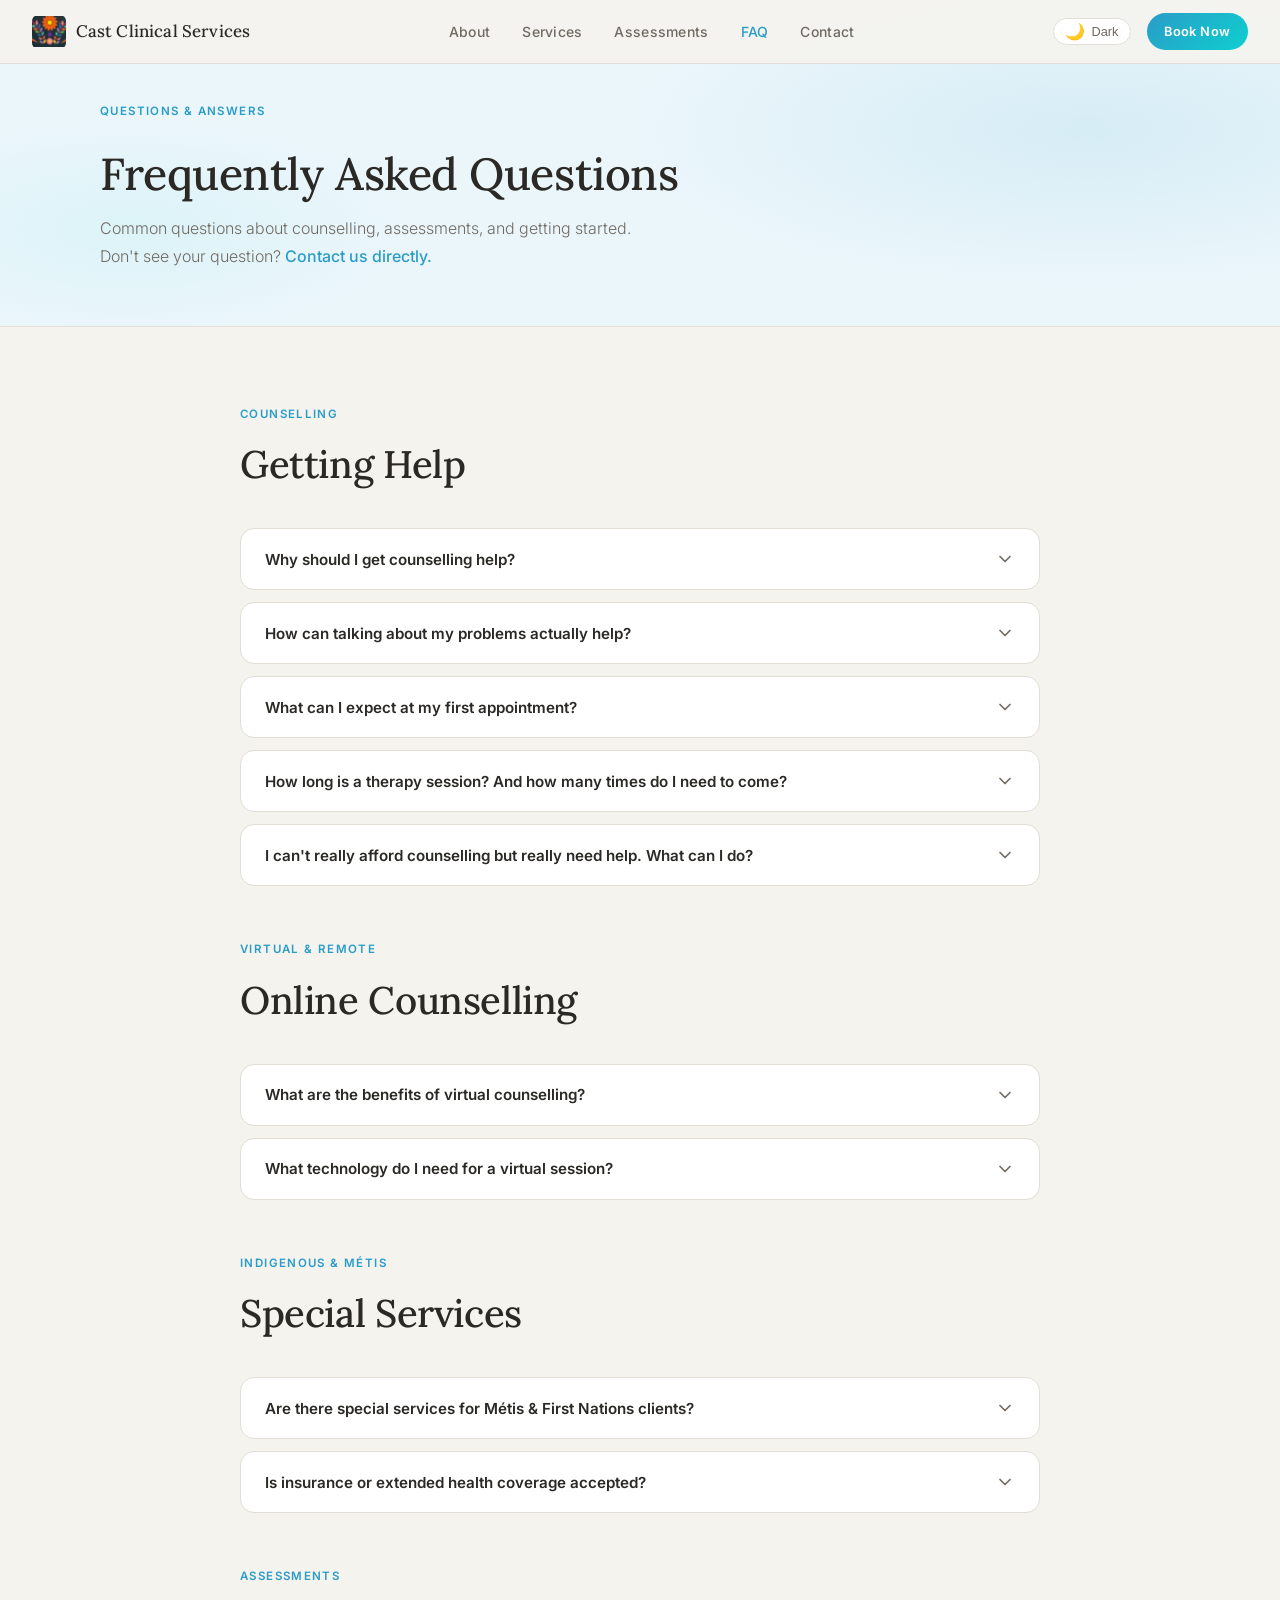
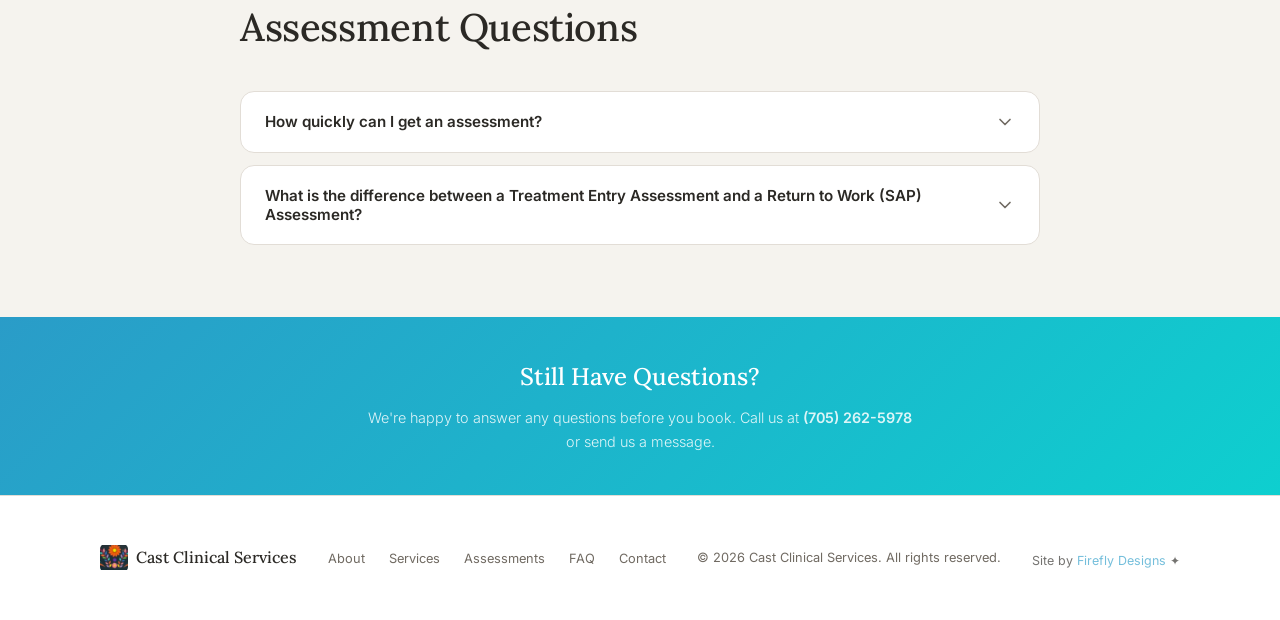
<file: faq.html>
<!DOCTYPE html>
<html lang="en" data-theme="light">
<head>
  <meta charset="UTF-8" />
  <meta name="viewport" content="width=device-width, initial-scale=1.0" />
  <link rel="icon" type="image/png" href="favicon.png" />
  <link rel="apple-touch-icon" href="favicon.png" />
  <title>FAQ — Cast Clinical Services</title>
  <meta name="description" content="Answers about counselling, virtual sessions, fees and funding, and culturally responsive care at CAST Clinical Services in Ontario." />
  <link rel="canonical" href="https://castclinical.ca/faq.html" />
  <meta name="robots" content="index, follow" />
  <link rel="preconnect" href="https://fonts.googleapis.com" />
  <link rel="preconnect" href="https://fonts.gstatic.com" crossorigin />
  <link href="https://fonts.googleapis.com/css2?family=Inter:wght@300;400;500;600&family=Lora:ital,wght@0,400;0,500;1,400&display=swap" rel="stylesheet" />
  <link rel="stylesheet" href="styles.css" />
</head>
<body>

  <!-- NAV -->
  <nav>
    <a href="index.html" class="nav-logo">
      <img src="images/cast-icon.png" alt="Cast Clinical Services" width="34" height="34" style="flex-shrink:0;object-fit:contain;border-radius:6px">
      Cast Clinical Services
    </a>
    <ul class="nav-links" id="navLinks">
      <li><a href="about.html">About</a></li>
      <li><a href="services.html">Services</a></li>
      <li><a href="assessments.html">Assessments</a></li>
      <li><a href="faq.html" class="active">FAQ</a></li>
      <li><a href="contact.html">Contact</a></li>
    </ul>
    <div class="nav-right">
      <button class="theme-toggle" id="themeToggle" aria-label="Toggle colour theme">
        <span class="icon" id="themeIcon">🌙</span>
        <span id="themeLabel">Dark</span>
      </button>
      <a href="contact.html" class="btn-book">Book Now</a>
      <button class="hamburger" id="hamburger" aria-label="Open menu">
        <span></span><span></span><span></span>
      </button>
    </div>
  </nav>

  <!-- PAGE HEADER -->
  <div class="page-header">
    <div class="page-header-inner">
      <span class="section-label">Questions &amp; Answers</span>
      <h1>Frequently Asked Questions</h1>
      <p>Common questions about counselling, assessments, and getting started. Don't see your question? <a href="contact.html" style="color:var(--accent);font-weight:500;">Contact us directly.</a></p>
    </div>
  </div>

  <!-- FAQ SECTION -->
  <section class="faq-section">
    <div class="container">

      <div style="max-width:800px;margin:0 auto;">
        <span class="section-label fade-up">Counselling</span>
        <h2 class="section-title fade-up" style="margin-bottom:0;">Getting Help</h2>
      </div>

      <div class="faq-list">

        <div class="faq-item fade-up">
          <button class="faq-question" aria-expanded="false">
            Why should I get counselling help?
            <svg class="faq-chevron" viewBox="0 0 24 24" fill="none" stroke="currentColor" stroke-width="2" stroke-linecap="round" stroke-linejoin="round"><polyline points="6 9 12 15 18 9"/></svg>
          </button>
          <div class="faq-answer">
            <div class="faq-answer-inner">
              <p>Counselling can help anyone, no matter the situation. Speaking your truth with a trained, skilled therapist can be the push you need to set you on the path to healing your life. Your therapist's goal is to listen to you in a non-judgmental way and help you find your way to healing through proven techniques, leaving you feeling happy and whole again.</p>
            </div>
          </div>
        </div>

        <div class="faq-item fade-up">
          <button class="faq-question" aria-expanded="false">
            How can talking about my problems actually help?
            <svg class="faq-chevron" viewBox="0 0 24 24" fill="none" stroke="currentColor" stroke-width="2" stroke-linecap="round" stroke-linejoin="round"><polyline points="6 9 12 15 18 9"/></svg>
          </button>
          <div class="faq-answer">
            <div class="faq-answer-inner">
              <p>Counselling will help you understand yourself more. It will show you how your past experiences have shaped who you are today and guide you towards a whole and healthy future. Depending on your goals and wishes for your healthy life, talking through your feelings will help you make decisions to set you on the right path.</p>
            </div>
          </div>
        </div>

        <div class="faq-item fade-up">
          <button class="faq-question" aria-expanded="false">
            What can I expect at my first appointment?
            <svg class="faq-chevron" viewBox="0 0 24 24" fill="none" stroke="currentColor" stroke-width="2" stroke-linecap="round" stroke-linejoin="round"><polyline points="6 9 12 15 18 9"/></svg>
          </button>
          <div class="faq-answer">
            <div class="faq-answer-inner">
              <p>For your first appointment, your counsellor will gather information from you, such as your background, your experiences, and your vision for your healing. Your therapist will discuss therapy options depending on your situation, your goals, and your hopes. You'll be able to ask any questions you have about your treatment plan.</p>
            </div>
          </div>
        </div>

        <div class="faq-item fade-up">
          <button class="faq-question" aria-expanded="false">
            How long is a therapy session? And how many times do I need to come?
            <svg class="faq-chevron" viewBox="0 0 24 24" fill="none" stroke="currentColor" stroke-width="2" stroke-linecap="round" stroke-linejoin="round"><polyline points="6 9 12 15 18 9"/></svg>
          </button>
          <div class="faq-answer">
            <div class="faq-answer-inner">
              <p>The length of a therapy session is usually 60 minutes, although 120-minute appointments are also available. As for the number of sessions, it can vary, from as few as 3 to however many you need to heal. Your counsellor will work with you to determine the right pace and duration for your individual journey.</p>
            </div>
          </div>
        </div>

        <div class="faq-item fade-up">
          <button class="faq-question" aria-expanded="false">
            I can't really afford counselling but really need help. What can I do?
            <svg class="faq-chevron" viewBox="0 0 24 24" fill="none" stroke="currentColor" stroke-width="2" stroke-linecap="round" stroke-linejoin="round"><polyline points="6 9 12 15 18 9"/></svg>
          </button>
          <div class="faq-answer">
            <div class="faq-answer-inner">
              <p>We accept fee-based clients; however, we will do our utmost to help you find the appropriate funded program whenever possible. Contact us so we can find a solution that works for you. Phone: <a href="tel:7052625978" style="color:var(--accent);">(705) 262-5978</a> or by email: <a href="mailto:lynne.castclinical@proton.me" style="color:var(--accent);">lynne.castclinical@proton.me</a></p>
            </div>
          </div>
        </div>

      </div>

      <div style="max-width:800px;margin:3rem auto 0;">
        <span class="section-label fade-up">Virtual &amp; Remote</span>
        <h2 class="section-title fade-up" style="margin-bottom:0;">Online Counselling</h2>
      </div>

      <div class="faq-list">

        <div class="faq-item fade-up">
          <button class="faq-question" aria-expanded="false">
            What are the benefits of virtual counselling?
            <svg class="faq-chevron" viewBox="0 0 24 24" fill="none" stroke="currentColor" stroke-width="2" stroke-linecap="round" stroke-linejoin="round"><polyline points="6 9 12 15 18 9"/></svg>
          </button>
          <div class="faq-answer">
            <div class="faq-answer-inner">
              <p>Virtual counselling has many benefits. Many people need specialized counselling services but are unable to leave home due to children, work, or other responsibilities, but virtual counselling works around your schedule and is far more accessible. It also removes pressures like travel, office settings, and social anxiety. Many people find it easier to open up over the phone or video without sitting face-to-face with a therapist, making it easier to share deeply personal thoughts and feelings.</p>
            </div>
          </div>
        </div>

        <div class="faq-item fade-up">
          <button class="faq-question" aria-expanded="false">
            What technology do I need for a virtual session?
            <svg class="faq-chevron" viewBox="0 0 24 24" fill="none" stroke="currentColor" stroke-width="2" stroke-linecap="round" stroke-linejoin="round"><polyline points="6 9 12 15 18 9"/></svg>
          </button>
          <div class="faq-answer">
            <div class="faq-answer-inner">
              <p>Very little. Sessions are available via secure video call, by telephone, or in person. For video sessions, all you need is a computer with a camera, a tablet, or a smartphone. For telephone sessions, just a phone. We’ll walk you through the setup before your first appointment.</p>
            </div>
          </div>
        </div>

      </div>

      <div style="max-width:800px;margin:3rem auto 0;">
        <span class="section-label fade-up">Indigenous &amp; Métis</span>
        <h2 class="section-title fade-up" style="margin-bottom:0;">Special Services</h2>
      </div>

      <div class="faq-list">

        <div class="faq-item fade-up">
          <button class="faq-question" aria-expanded="false">
            Are there special services for Métis &amp; First Nations clients?
            <svg class="faq-chevron" viewBox="0 0 24 24" fill="none" stroke="currentColor" stroke-width="2" stroke-linecap="round" stroke-linejoin="round"><polyline points="6 9 12 15 18 9"/></svg>
          </button>
          <div class="faq-answer">
            <div class="faq-answer-inner">
              <p>At CAST Clinical Services, I truly value my Métis and First Nation clients. I received my Master's degree at Wilfrid Laurier University in the Indigenous Field of Study, and I have walked with Elders, Teachers, knowledge keepers, and researchers who gifted me with knowledge and tools, trusting in me to share on my path of being a helper.</p>
              <p style="margin-top:0.75rem;">I respect and include traditional teachings when appropriate, am respectful of Christian beliefs, and work with each client's individual beliefs and preferences, including LGBTQ+, Two Spirit, non-denominational, and more. I provide safe healing spaces for individuals, families, and communities, and refer to Elders and traditional healers when needed.</p>
              <p style="margin-top:0.75rem;">Coverage depends on your individual plan, and we will do our utmost to help you identify potential funding options whenever possible. Clients using private insurance are responsible for payment at the time of service and may seek reimbursement through their insurance provider according to the terms of their individual plan. Clients who are eligible for the Non-Insured Health Benefits (NIHB) program may be eligible for direct billing.</p>
            </div>
          </div>
        </div>

        <div class="faq-item fade-up">
          <button class="faq-question" aria-expanded="false">
            Is insurance or extended health coverage accepted?
            <svg class="faq-chevron" viewBox="0 0 24 24" fill="none" stroke="currentColor" stroke-width="2" stroke-linecap="round" stroke-linejoin="round"><polyline points="6 9 12 15 18 9"/></svg>
          </button>
          <div class="faq-answer">
            <div class="faq-answer-inner">
              <p>Coverage depends on your individual plan, and we will do our utmost to help you identify potential funding options whenever possible. Clients using private insurance are responsible for payment at the time of service and may seek reimbursement through their insurance provider according to the terms of their individual plan. Clients who are eligible for the Non-Insured Health Benefits (NIHB) program may be eligible for direct billing.</p>
            </div>
          </div>
        </div>

      </div>

      <div style="max-width:800px;margin:3rem auto 0;">
        <span class="section-label fade-up">Assessments</span>
        <h2 class="section-title fade-up" style="margin-bottom:0;">Assessment Questions</h2>
      </div>

      <div class="faq-list">

        <div class="faq-item fade-up">
          <button class="faq-question" aria-expanded="false">
            How quickly can I get an assessment?
            <svg class="faq-chevron" viewBox="0 0 24 24" fill="none" stroke="currentColor" stroke-width="2" stroke-linecap="round" stroke-linejoin="round"><polyline points="6 9 12 15 18 9"/></svg>
          </button>
          <div class="faq-answer">
            <div class="faq-answer-inner">
              <p>Assessments are available promptly after your request. We understand that timely access is often critical, especially when you or someone you care about needs help entering a treatment program. Contact us and we'll move quickly to get you scheduled.</p>
            </div>
          </div>
        </div>

        <div class="faq-item fade-up">
          <button class="faq-question" aria-expanded="false">
            What is the difference between a Treatment Entry Assessment and a Return to Work (SAP) Assessment?
            <svg class="faq-chevron" viewBox="0 0 24 24" fill="none" stroke="currentColor" stroke-width="2" stroke-linecap="round" stroke-linejoin="round"><polyline points="6 9 12 15 18 9"/></svg>
          </button>
          <div class="faq-answer">
            <div class="faq-answer-inner">
              <p>A <strong>Treatment Entry Assessment</strong> is for individuals seeking access to alcohol or drug treatment services. It determines the appropriate level of care and opens the door to a treatment program of your choice. We also help with referrals and form completion.</p>
              <p style="margin-top:0.75rem;">A <strong>Return to Work (SAP) Assessment</strong> is a Substance Abuse Professional assessment conducted on behalf of an employer to determine whether an employee can safely return to work following a substance-related incident. It includes a full report and follow-up recommendations. See the <a href="assessments.html" style="color:var(--accent);">Assessments page</a> for full details.</p>
            </div>
          </div>
        </div>

      </div>

    </div>
  </section>

  <!-- CTA STRIP -->
  <div class="nihb-strip">
    <h2>Still Have Questions?</h2>
    <p>We're happy to answer any questions before you book. Call us at <a href="tel:7052625978" style="color:#fff;font-weight:600;">(705) 262-5978</a> or send us a message.</p>
  </div>

  <!-- FOOTER -->
  <footer>
    <div class="footer-inner">
      <div class="footer-logo">
        <img src="images/cast-icon.png" alt="Cast Clinical Services" width="28" height="28" style="flex-shrink:0;object-fit:contain;border-radius:5px">
        Cast Clinical Services
      </div>
      <ul class="footer-links">
        <li><a href="about.html">About</a></li>
        <li><a href="services.html">Services</a></li>
        <li><a href="assessments.html">Assessments</a></li>
        <li><a href="faq.html">FAQ</a></li>
        <li><a href="contact.html">Contact</a></li>
      </ul>
      <p class="footer-copy">© 2026 Cast Clinical Services. All rights reserved.</p>
      <p style="margin-top:6px;font-size:.78rem;opacity:.65">Site by <a href="https://fireflydesigns.ca" target="_blank" rel="noopener" style="color:var(--accent)">Firefly Designs</a> ✦</p>
    </div>
  </footer>

  <script src="main.js"></script>
</body>
</html>
</file>
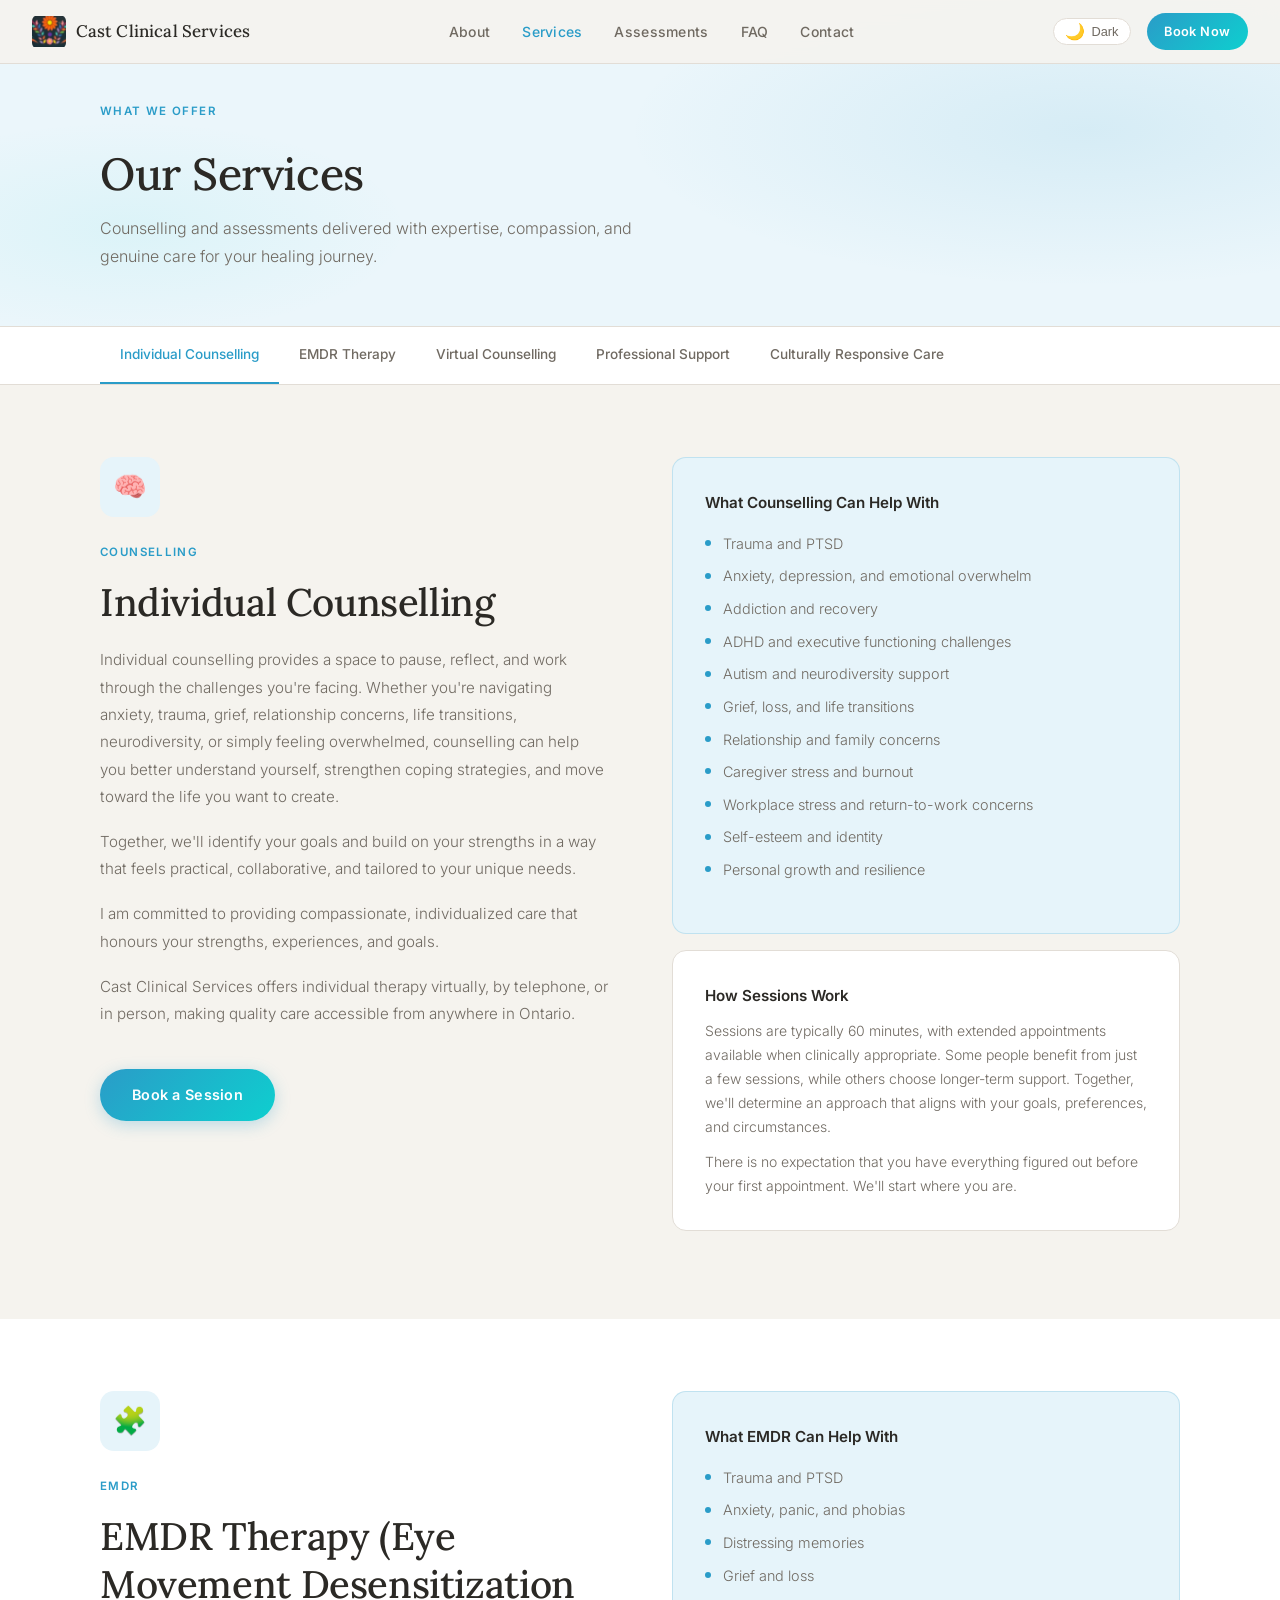
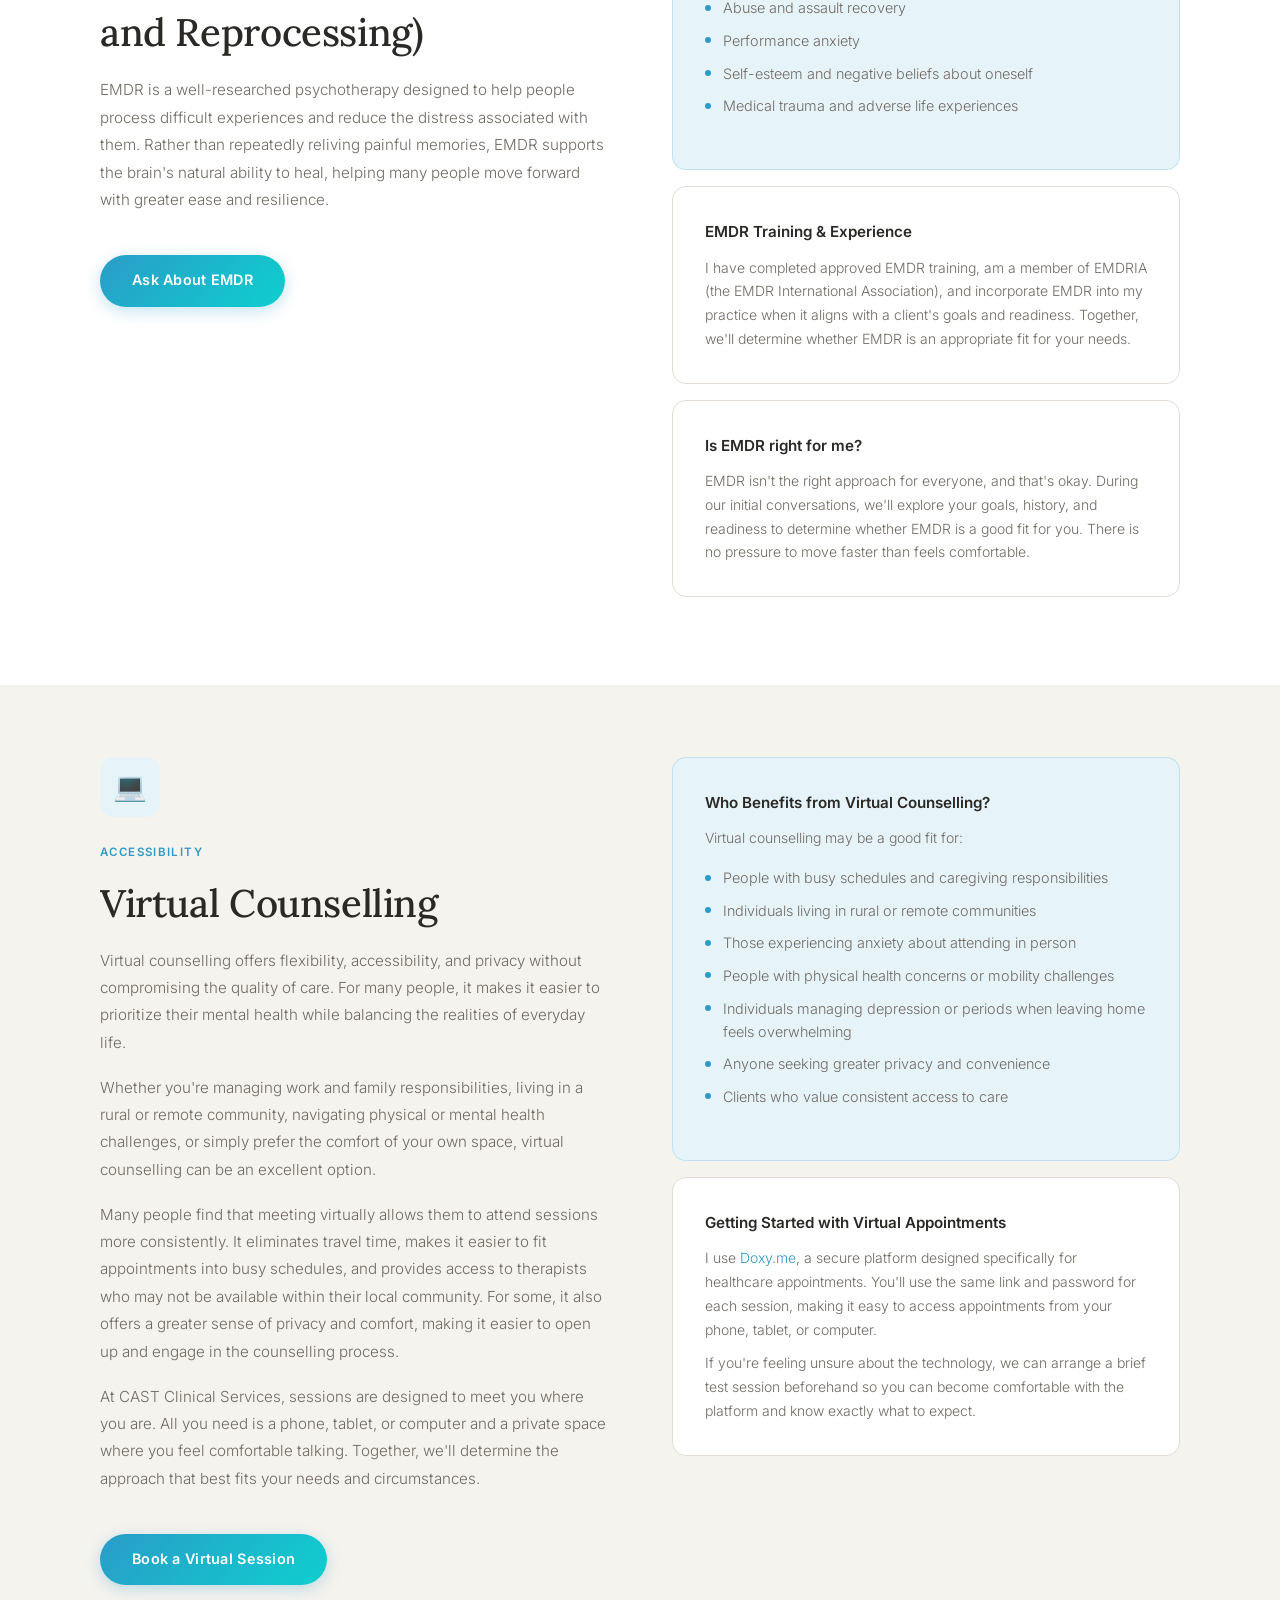
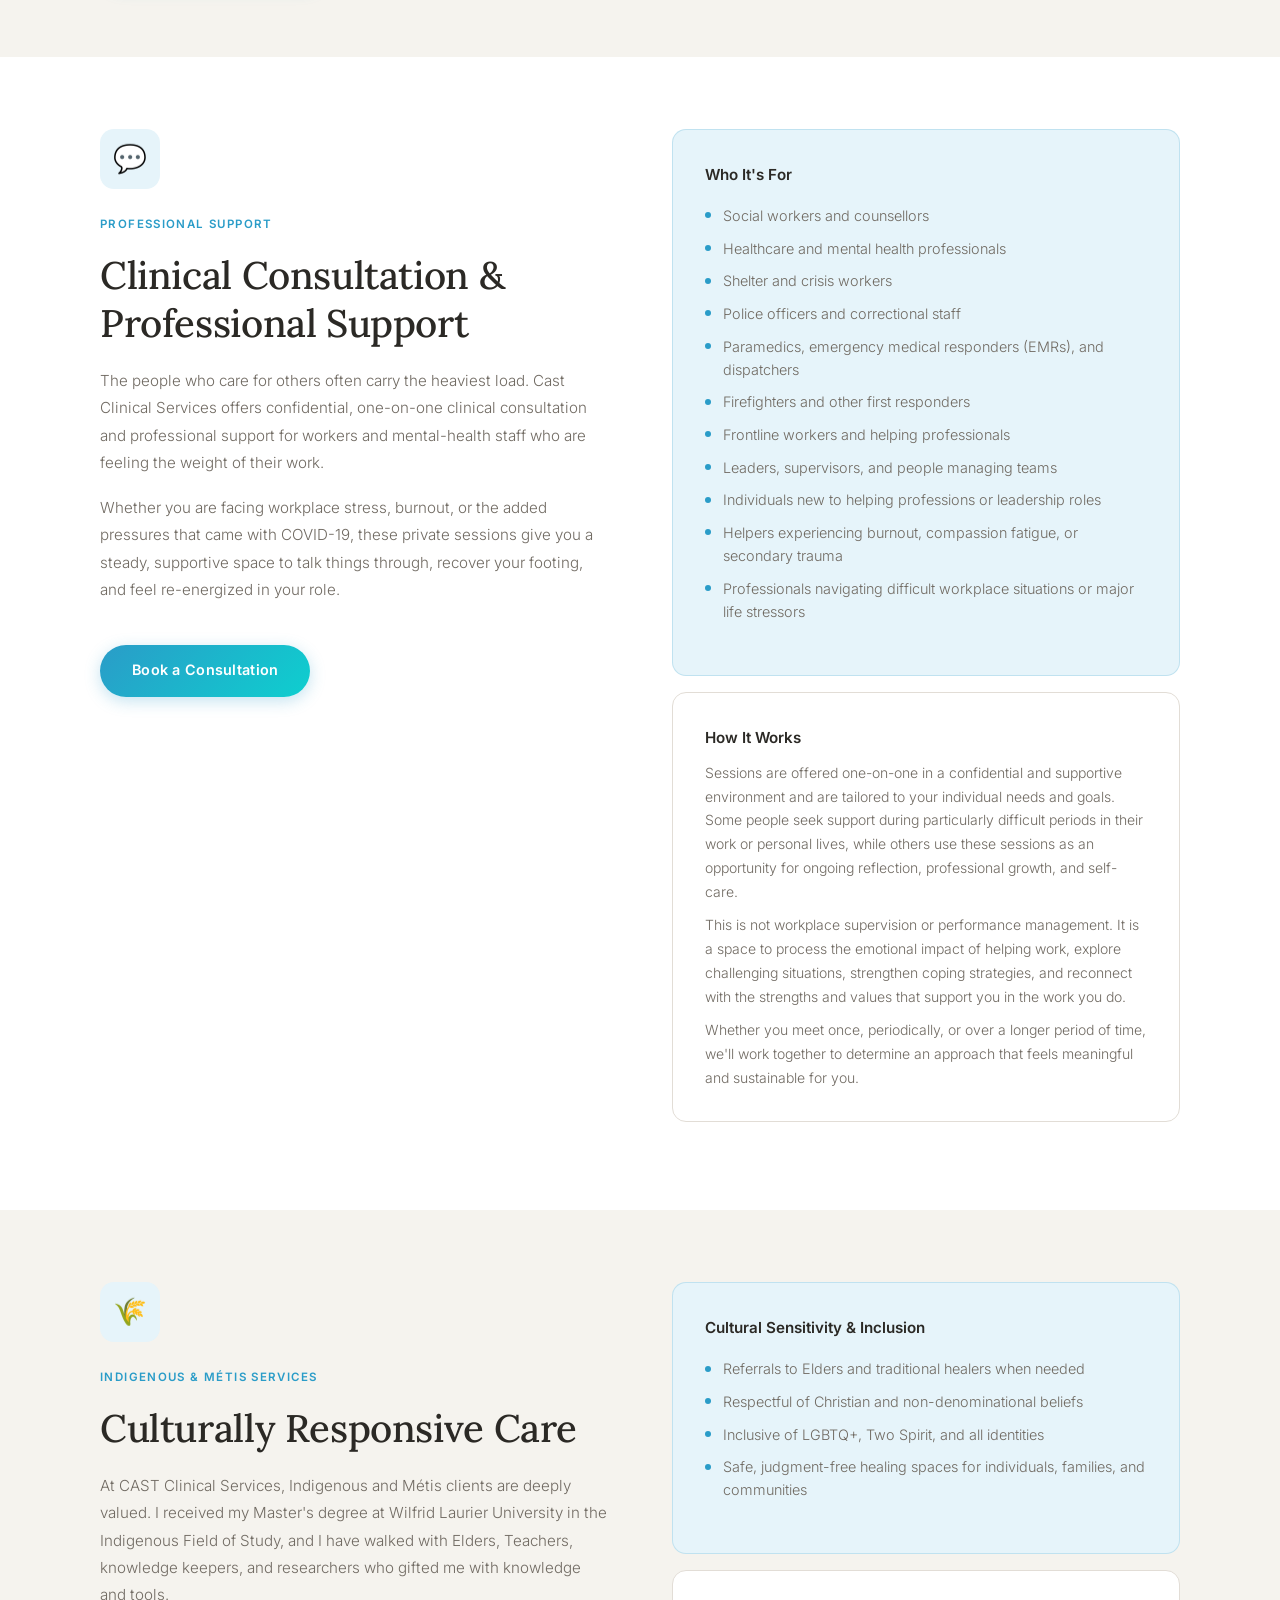
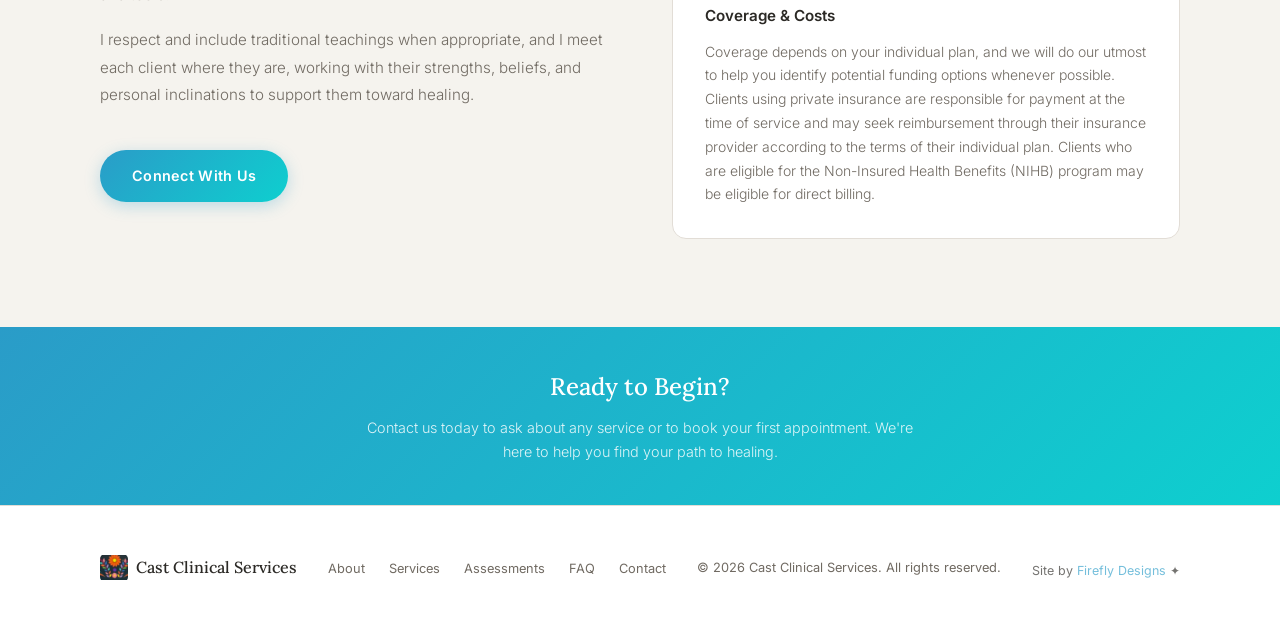
<file: services.html>
<!DOCTYPE html>
<html lang="en" data-theme="light">
<head>
  <meta charset="UTF-8" />
  <meta name="viewport" content="width=device-width, initial-scale=1.0" />
  <link rel="icon" type="image/png" href="favicon.png" />
  <link rel="apple-touch-icon" href="favicon.png" />
  <title>Services — Cast Clinical Services</title>
  <meta name="description" content="Counselling, EMDR therapy, virtual counselling, clinical consultation, and culturally responsive care across Ontario at CAST Clinical Services." />
  <link rel="canonical" href="https://castclinical.ca/services.html" />
  <meta name="robots" content="index, follow" />
  <link rel="preconnect" href="https://fonts.googleapis.com" />
  <link rel="preconnect" href="https://fonts.gstatic.com" crossorigin />
  <link href="https://fonts.googleapis.com/css2?family=Inter:wght@300;400;500;600&family=Lora:ital,wght@0,400;0,500;1,400&display=swap" rel="stylesheet" />
  <link rel="stylesheet" href="styles.css" />
</head>
<body>

  <!-- NAV -->
  <nav>
    <a href="index.html" class="nav-logo">
      <img src="images/cast-icon.png" alt="Cast Clinical Services" width="34" height="34" style="flex-shrink:0;object-fit:contain;border-radius:6px">
      Cast Clinical Services
    </a>
    <ul class="nav-links" id="navLinks">
      <li><a href="about.html">About</a></li>
      <li><a href="services.html" class="active">Services</a></li>
      <li><a href="assessments.html">Assessments</a></li>
      <li><a href="faq.html">FAQ</a></li>
      <li><a href="contact.html">Contact</a></li>
    </ul>
    <div class="nav-right">
      <button class="theme-toggle" id="themeToggle" aria-label="Toggle colour theme">
        <span class="icon" id="themeIcon">🌙</span>
        <span id="themeLabel">Dark</span>
      </button>
      <a href="contact.html" class="btn-book">Book Now</a>
      <button class="hamburger" id="hamburger" aria-label="Open menu">
        <span></span><span></span><span></span>
      </button>
    </div>
  </nav>

  <!-- PAGE HEADER -->
  <div class="page-header">
    <div class="page-header-inner">
      <span class="section-label">What We Offer</span>
      <h1>Our Services</h1>
      <p>Counselling and assessments delivered with expertise, compassion, and genuine care for your healing journey.</p>
    </div>
  </div>

  <!-- SUB-NAV -->
  <div class="sub-nav">
    <div class="sub-nav-inner">
      <a href="#counselling">Individual Counselling</a>
      <a href="#emdr">EMDR Therapy</a>
      <a href="#virtual">Virtual Counselling</a>
      <a href="#coaching">Professional Support</a>
      <a href="#indigenous">Culturally Responsive Care</a>
    </div>
  </div>

  <!-- INDIVIDUAL COUNSELLING -->
  <section class="detail-section" id="counselling">
    <div class="container">
      <div class="detail-grid">
        <div class="fade-up">
          <div class="detail-icon-lg">🧠</div>
          <span class="section-label">Counselling</span>
          <h2 class="section-title">Individual Counselling</h2>
          <p class="detail-body">
            Individual counselling provides a space to pause, reflect, and work through the challenges you're facing. Whether you're navigating anxiety, trauma, grief, relationship concerns, life transitions, neurodiversity, or simply feeling overwhelmed, counselling can help you better understand yourself, strengthen coping strategies, and move toward the life you want to create.
          </p>
          <p class="detail-body">
            Together, we'll identify your goals and build on your strengths in a way that feels practical, collaborative, and tailored to your unique needs.
          </p>
          <p class="detail-body">
            I am committed to providing compassionate, individualized care that honours your strengths, experiences, and goals.
          </p>
          <p class="detail-body">
            Cast Clinical Services offers individual therapy virtually, by telephone, or in person, making quality care accessible from anywhere in Ontario.
          </p>
          <a href="contact.html" class="btn-primary" style="margin-top:1.5rem;">Book a Session</a>
        </div>
        <div class="fade-up">
          <div class="info-card highlight">
            <h4>What Counselling Can Help With</h4>
            <ul class="bullet-list">
              <li>Trauma and PTSD</li>
              <li>Anxiety, depression, and emotional overwhelm</li>
              <li>Addiction and recovery</li>
              <li>ADHD and executive functioning challenges</li>
              <li>Autism and neurodiversity support</li>
              <li>Grief, loss, and life transitions</li>
              <li>Relationship and family concerns</li>
              <li>Caregiver stress and burnout</li>
              <li>Workplace stress and return-to-work concerns</li>
              <li>Self-esteem and identity</li>
              <li>Personal growth and resilience</li>
            </ul>
          </div>
          <div class="info-card" style="margin-top:1rem;">
            <h4>How Sessions Work</h4>
            <p>Sessions are typically 60 minutes, with extended appointments available when clinically appropriate. Some people benefit from just a few sessions, while others choose longer-term support. Together, we'll determine an approach that aligns with your goals, preferences, and circumstances.</p>
            <p style="margin-top:0.75rem;">There is no expectation that you have everything figured out before your first appointment. We'll start where you are.</p>
          </div>
        </div>
      </div>
    </div>
  </section>

  <!-- EMDR THERAPY -->
  <section class="detail-section alt" id="emdr">
    <div class="container">
      <div class="detail-grid">
        <div class="fade-up" style="order:2;">
          <div class="info-card highlight">
            <h4>What EMDR Can Help With</h4>
            <ul class="bullet-list">
              <li>Trauma and PTSD</li>
              <li>Anxiety, panic, and phobias</li>
              <li>Distressing memories</li>
              <li>Grief and loss</li>
              <li>Abuse and assault recovery</li>
              <li>Performance anxiety</li>
              <li>Self-esteem and negative beliefs about oneself</li>
              <li>Medical trauma and adverse life experiences</li>
            </ul>
          </div>
          <div class="info-card" style="margin-top:1rem;">
            <h4>EMDR Training &amp; Experience</h4>
            <p>I have completed approved EMDR training, am a member of EMDRIA (the EMDR International Association), and incorporate EMDR into my practice when it aligns with a client's goals and readiness. Together, we'll determine whether EMDR is an appropriate fit for your needs.</p>
          </div>
          <div class="info-card" style="margin-top:1rem;">
            <h4>Is EMDR right for me?</h4>
            <p>EMDR isn't the right approach for everyone, and that's okay. During our initial conversations, we'll explore your goals, history, and readiness to determine whether EMDR is a good fit for you. There is no pressure to move faster than feels comfortable.</p>
          </div>
        </div>
        <div class="fade-up" style="order:1;">
          <div class="detail-icon-lg">🧩</div>
          <span class="section-label">EMDR</span>
          <h2 class="section-title">EMDR Therapy (Eye Movement Desensitization and Reprocessing)</h2>
          <p class="detail-body">
            EMDR is a well-researched psychotherapy designed to help people process difficult experiences and reduce the distress associated with them. Rather than repeatedly reliving painful memories, EMDR supports the brain's natural ability to heal, helping many people move forward with greater ease and resilience.
          </p>
          <a href="contact.html" class="btn-primary" style="margin-top:1.5rem;">Ask About EMDR</a>
        </div>
      </div>
    </div>
  </section>

  <!-- VIRTUAL COUNSELLING -->
  <section class="detail-section" id="virtual">
    <div class="container">
      <div class="detail-grid">
        <div class="fade-up" style="order:2;">
          <div class="info-card highlight">
            <h4>Who Benefits from Virtual Counselling?</h4>
            <p style="margin-bottom:0.6rem;">Virtual counselling may be a good fit for:</p>
            <ul class="bullet-list">
              <li>People with busy schedules and caregiving responsibilities</li>
              <li>Individuals living in rural or remote communities</li>
              <li>Those experiencing anxiety about attending in person</li>
              <li>People with physical health concerns or mobility challenges</li>
              <li>Individuals managing depression or periods when leaving home feels overwhelming</li>
              <li>Anyone seeking greater privacy and convenience</li>
              <li>Clients who value consistent access to care</li>
            </ul>
          </div>
          <div class="info-card" style="margin-top:1rem;">
            <h4>Getting Started with Virtual Appointments</h4>
            <p>I use <a href="https://doxy.me/" target="_blank" rel="noopener" style="color:var(--accent);">Doxy.me</a>, a secure platform designed specifically for healthcare appointments. You'll use the same link and password for each session, making it easy to access appointments from your phone, tablet, or computer.</p>
            <p style="margin-top:0.6rem;">If you're feeling unsure about the technology, we can arrange a brief test session beforehand so you can become comfortable with the platform and know exactly what to expect.</p>
          </div>
        </div>
        <div class="fade-up" style="order:1;">
          <div class="detail-icon-lg">💻</div>
          <span class="section-label">Accessibility</span>
          <h2 class="section-title">Virtual Counselling</h2>
          <p class="detail-body">
            Virtual counselling offers flexibility, accessibility, and privacy without compromising the quality of care. For many people, it makes it easier to prioritize their mental health while balancing the realities of everyday life.
          </p>
          <p class="detail-body">
            Whether you're managing work and family responsibilities, living in a rural or remote community, navigating physical or mental health challenges, or simply prefer the comfort of your own space, virtual counselling can be an excellent option.
          </p>
          <p class="detail-body">
            Many people find that meeting virtually allows them to attend sessions more consistently. It eliminates travel time, makes it easier to fit appointments into busy schedules, and provides access to therapists who may not be available within their local community. For some, it also offers a greater sense of privacy and comfort, making it easier to open up and engage in the counselling process.
          </p>
          <p class="detail-body">
            At CAST Clinical Services, sessions are designed to meet you where you are. All you need is a phone, tablet, or computer and a private space where you feel comfortable talking. Together, we'll determine the approach that best fits your needs and circumstances.
          </p>
          <a href="contact.html" class="btn-primary" style="margin-top:1.5rem;">Book a Virtual Session</a>
        </div>
      </div>
    </div>
  </section>

  <!-- PROFESSIONAL SUPPORT -->
  <section class="detail-section alt" id="coaching">
    <div class="container">
      <div class="detail-grid">
        <div class="fade-up">
          <div class="detail-icon-lg">💬</div>
          <span class="section-label">Professional Support</span>
          <h2 class="section-title">Clinical Consultation &amp; Professional Support</h2>
          <p class="detail-body">
            The people who care for others often carry the heaviest load. Cast Clinical Services offers confidential, one-on-one clinical consultation and professional support for workers and mental-health staff who are feeling the weight of their work.
          </p>
          <p class="detail-body">
            Whether you are facing workplace stress, burnout, or the added pressures that came with COVID-19, these private sessions give you a steady, supportive space to talk things through, recover your footing, and feel re-energized in your role.
          </p>
          <a href="contact.html" class="btn-primary" style="margin-top:1.5rem;">Book a Consultation</a>
        </div>
        <div class="fade-up">
          <div class="info-card highlight">
            <h4>Who It's For</h4>
            <ul class="bullet-list two-col-list">
              <li>Social workers and counsellors</li>
              <li>Healthcare and mental health professionals</li>
              <li>Shelter and crisis workers</li>
              <li>Police officers and correctional staff</li>
              <li>Paramedics, emergency medical responders (EMRs), and dispatchers</li>
              <li>Firefighters and other first responders</li>
              <li>Frontline workers and helping professionals</li>
              <li>Leaders, supervisors, and people managing teams</li>
              <li>Individuals new to helping professions or leadership roles</li>
              <li>Helpers experiencing burnout, compassion fatigue, or secondary trauma</li>
              <li>Professionals navigating difficult workplace situations or major life stressors</li>
            </ul>
          </div>
          <div class="info-card" style="margin-top:1rem;">
            <h4>How It Works</h4>
            <p>Sessions are offered one-on-one in a confidential and supportive environment and are tailored to your individual needs and goals. Some people seek support during particularly difficult periods in their work or personal lives, while others use these sessions as an opportunity for ongoing reflection, professional growth, and self-care.</p>
            <p style="margin-top:0.6rem;">This is not workplace supervision or performance management. It is a space to process the emotional impact of helping work, explore challenging situations, strengthen coping strategies, and reconnect with the strengths and values that support you in the work you do.</p>
            <p style="margin-top:0.6rem;">Whether you meet once, periodically, or over a longer period of time, we'll work together to determine an approach that feels meaningful and sustainable for you.</p>
          </div>
        </div>
      </div>
    </div>
  </section>

  <!-- INDIGENOUS SERVICES -->
  <section class="detail-section" id="indigenous">
    <div class="container">
      <div class="detail-grid">
        <div class="fade-up" style="order:2;">
          <div class="info-card highlight">
            <h4>Cultural Sensitivity &amp; Inclusion</h4>
            <ul class="bullet-list">
              <li>Referrals to Elders and traditional healers when needed</li>
              <li>Respectful of Christian and non-denominational beliefs</li>
              <li>Inclusive of LGBTQ+, Two Spirit, and all identities</li>
              <li>Safe, judgment-free healing spaces for individuals, families, and communities</li>
            </ul>
          </div>
          <div class="info-card" style="margin-top:1rem;">
            <h4>Coverage &amp; Costs</h4>
            <p>Coverage depends on your individual plan, and we will do our utmost to help you identify potential funding options whenever possible. Clients using private insurance are responsible for payment at the time of service and may seek reimbursement through their insurance provider according to the terms of their individual plan. Clients who are eligible for the Non-Insured Health Benefits (NIHB) program may be eligible for direct billing.</p>
          </div>
        </div>
        <div class="fade-up" style="order:1;">
          <div class="detail-icon-lg">🌾</div>
          <span class="section-label">Indigenous &amp; Métis Services</span>
          <h2 class="section-title">Culturally Responsive Care</h2>
          <p class="detail-body">
            At CAST Clinical Services, Indigenous and Métis clients are deeply valued. I received my Master's degree at Wilfrid Laurier University in the Indigenous Field of Study, and I have walked with Elders, Teachers, knowledge keepers, and researchers who gifted me with knowledge and tools.
          </p>
          <p class="detail-body">
            I respect and include traditional teachings when appropriate, and I meet each client where they are, working with their strengths, beliefs, and personal inclinations to support them toward healing.
          </p>
          <a href="contact.html" class="btn-primary" style="margin-top:1.5rem;">Connect With Us</a>
        </div>
      </div>
    </div>
  </section>

  <!-- CTA -->
  <div class="nihb-strip">
    <h2>Ready to Begin?</h2>
    <p>Contact us today to ask about any service or to book your first appointment. We're here to help you find your path to healing.</p>
  </div>

  <!-- FOOTER -->
  <footer>
    <div class="footer-inner">
      <div class="footer-logo">
        <img src="images/cast-icon.png" alt="Cast Clinical Services" width="28" height="28" style="flex-shrink:0;object-fit:contain;border-radius:5px">
        Cast Clinical Services
      </div>
      <ul class="footer-links">
        <li><a href="about.html">About</a></li>
        <li><a href="services.html">Services</a></li>
        <li><a href="assessments.html">Assessments</a></li>
        <li><a href="faq.html">FAQ</a></li>
        <li><a href="contact.html">Contact</a></li>
      </ul>
      <p class="footer-copy">© 2026 Cast Clinical Services. All rights reserved.</p>
      <p style="margin-top:6px;font-size:.78rem;opacity:.65">Site by <a href="https://fireflydesigns.ca" target="_blank" rel="noopener" style="color:var(--accent)">Firefly Designs</a> ✦</p>
    </div>
  </footer>

  <script src="main.js"></script>
</body>
</html>
</file>
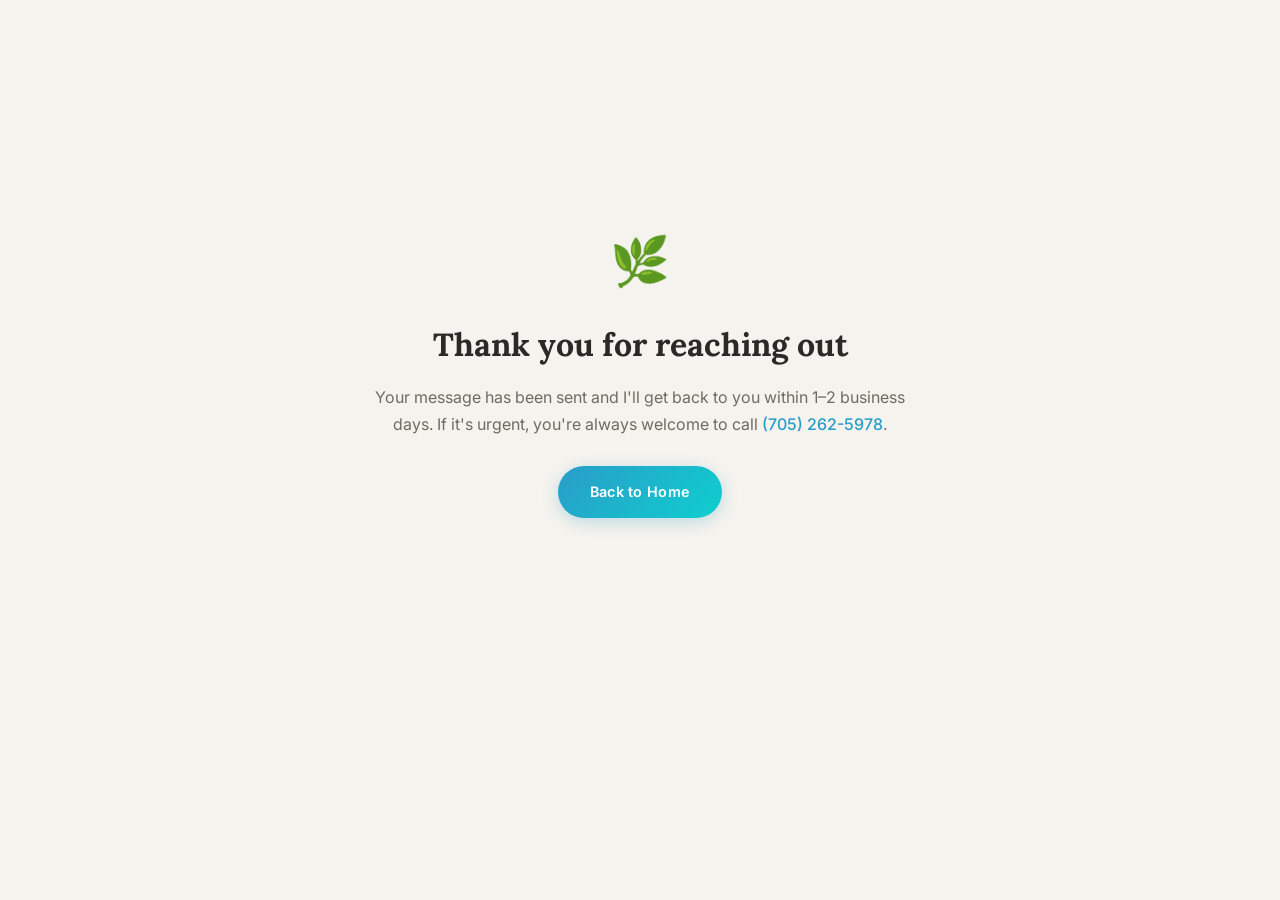
<file: thank-you.html>
<!DOCTYPE html>
<html lang="en" data-theme="light">
<head>
  <meta charset="UTF-8" />
  <meta name="viewport" content="width=device-width, initial-scale=1.0" />
  <link rel="icon" type="image/png" href="favicon.png" />
  <link rel="apple-touch-icon" href="favicon.png" />
  <title>Thank You — Cast Clinical Services</title>
  <link rel="preconnect" href="https://fonts.googleapis.com" />
  <link rel="preconnect" href="https://fonts.gstatic.com" crossorigin />
  <link href="https://fonts.googleapis.com/css2?family=Inter:wght@300;400;500;600&family=Lora:ital,wght@0,400;0,500;1,400&display=swap" rel="stylesheet" />
  <link rel="stylesheet" href="styles.css" />
  <style>
    .ty{min-height:82vh;display:flex;align-items:center;justify-content:center;text-align:center;padding:3rem 1.5rem}
    .ty-card{max-width:540px}
    .ty-icon{font-size:3rem;margin-bottom:1rem}
    .ty h1{font-family:'Lora',serif;font-size:2rem;margin-bottom:.75rem}
    .ty p{color:var(--muted);line-height:1.7;margin-bottom:1.75rem}
  </style>
</head>
<body>
  <div class="ty">
    <div class="ty-card">
      <div class="ty-icon">🌿</div>
      <h1>Thank you for reaching out</h1>
      <p>Your message has been sent and I'll get back to you within 1–2 business days. If it's urgent, you're always welcome to call <a href="tel:7052625978" style="color:var(--accent);font-weight:500;">(705) 262-5978</a>.</p>
      <a href="index.html" class="btn-primary">Back to Home</a>
    </div>
  </div>
  <script src="main.js"></script>
</body>
</html>
</file>
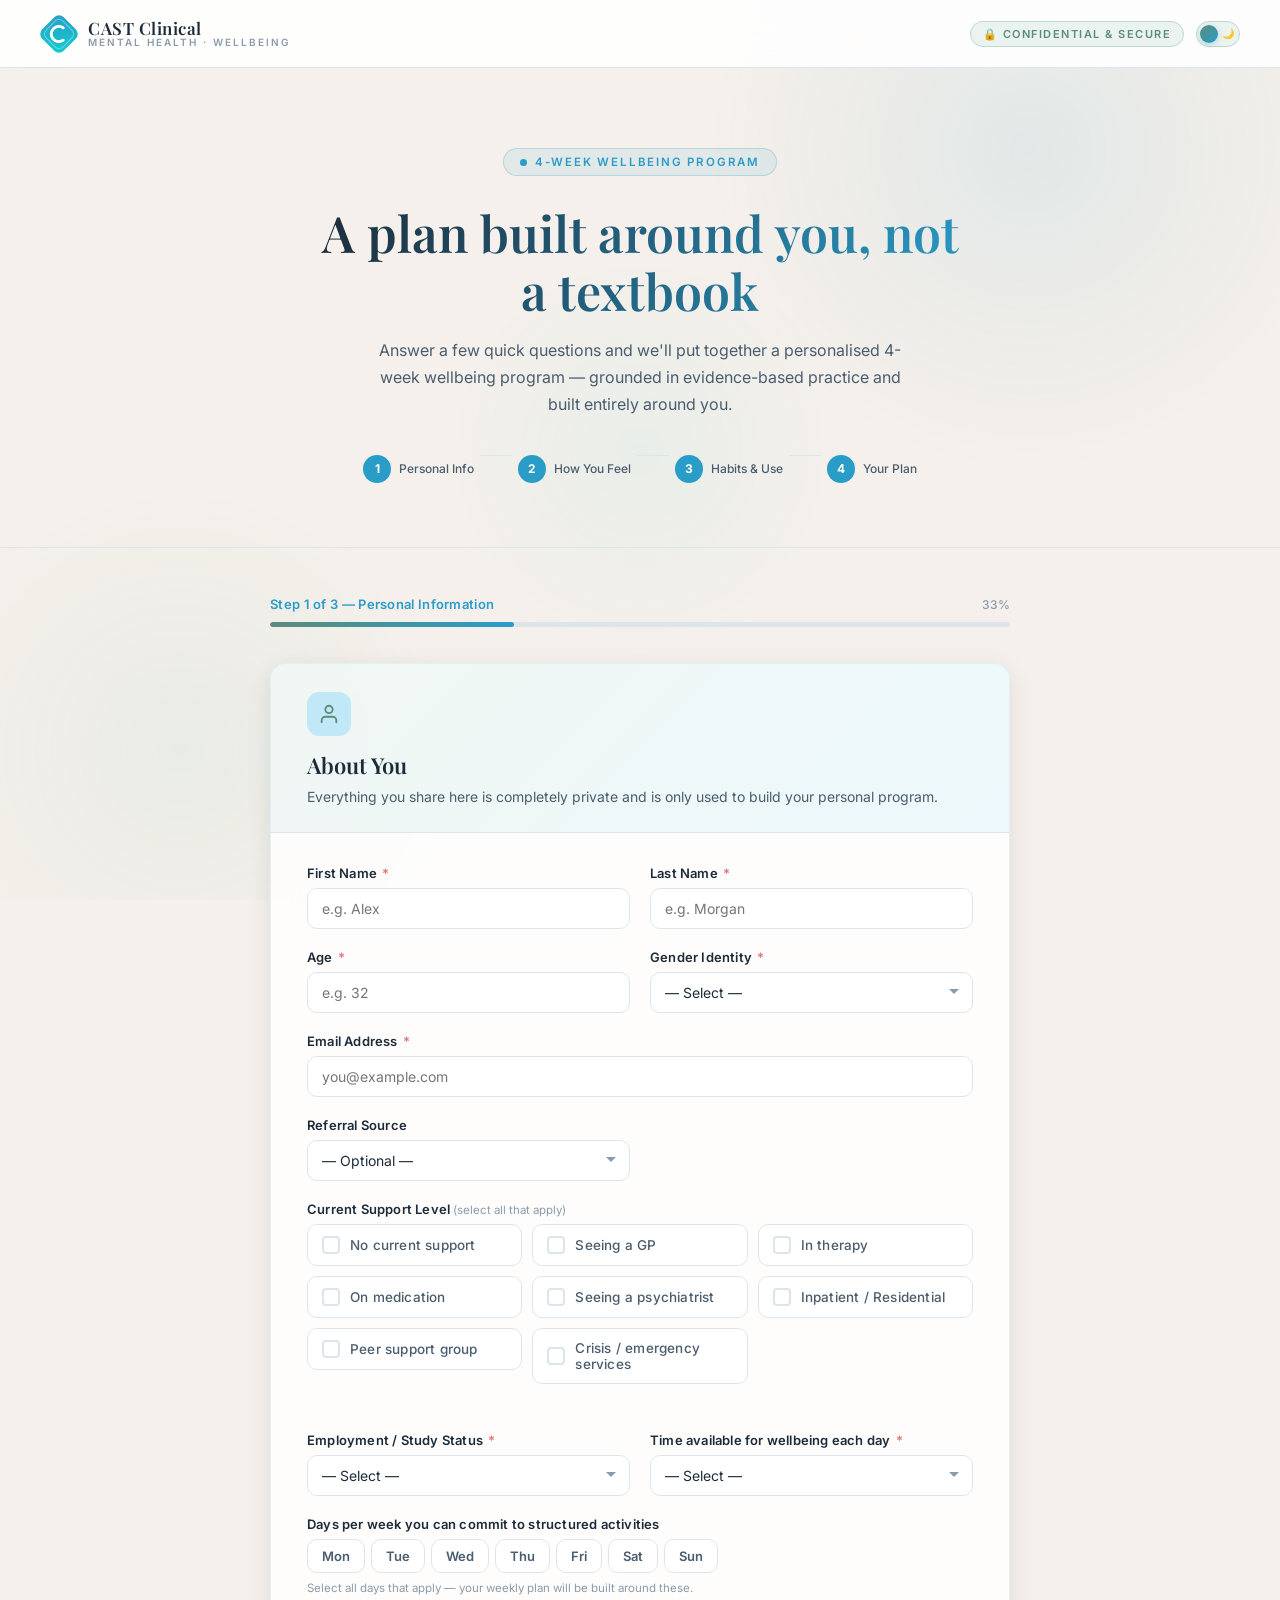
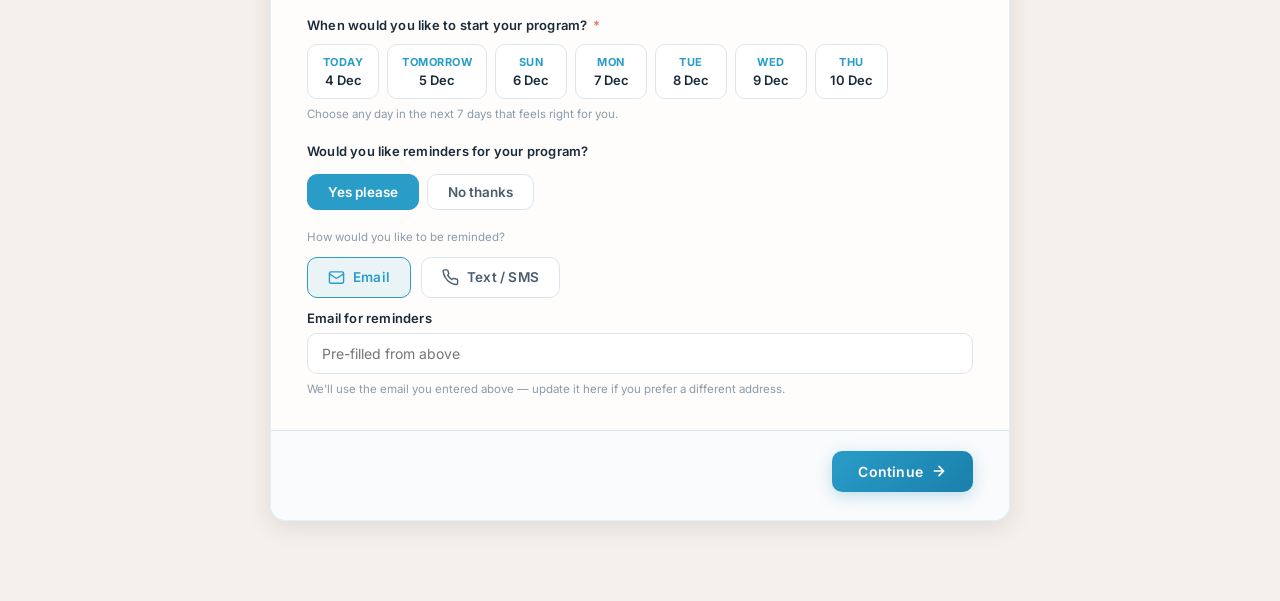
<file: SelfAssessment/app.html>
<!DOCTYPE html>
<html lang="en">
<head>
  <meta charset="UTF-8" />
  <meta name="viewport" content="width=device-width, initial-scale=1.0" />
  <title>CAST Clinical – 4-Week Mental Health & Wellbeing Program</title>
  <meta name="description" content="Complete your CAST Clinical triage assessment and receive a personalised 4-week mental health and wellbeing program — grounded in evidence-based practice." />
  <meta property="og:title" content="CAST Clinical – Start Your Wellbeing Assessment" />
  <meta property="og:description" content="A 5-minute check-in generates a personalised 4-week mental health plan matched to your conditions, schedule and goals." />
  <meta property="og:type" content="website" />
  <meta property="og:url" content="https://fireflyxserenity.github.io/castclinical/app.html" />
  <meta name="robots" content="noindex" />
  <link rel="preconnect" href="https://fonts.googleapis.com" />
  <link href="https://fonts.googleapis.com/css2?family=Inter:wght@300;400;500;600;700;800&family=Playfair+Display:ital,wght@0,400;0,600;1,400;1,600&display=swap" rel="stylesheet" />
  <link rel="stylesheet" href="style.css" />
  <link rel="stylesheet" href="app.css" />
</head>
<body>
<script>if(localStorage.getItem('cast-theme')==='dark')document.body.classList.add('dark');</script>

<!-- Background FX layer -->
<div class="bg-layer" aria-hidden="true">
  <div class="bg-grid"></div>
  <div class="bg-orb bg-orb-1"></div>
  <div class="bg-orb bg-orb-2"></div>
  <div class="bg-orb bg-orb-3"></div>
</div>

<!-- ── HEADER ──────────────────────────────────────── -->
<header>
  <a href="../index.html" class="logo" style="text-decoration:none;">
    <div class="logo-mark">
      <svg viewBox="0 0 40 40" xmlns="http://www.w3.org/2000/svg" fill="none">
        <defs>
          <linearGradient id="lm-grad-a" x1="0" y1="0" x2="1" y2="1">
            <stop offset="0%" stop-color="#2A9CC8"/>
            <stop offset="100%" stop-color="#0ECFCF"/>
          </linearGradient>
        </defs>
        <!-- Outer diamond -->
        <rect x="4" y="4" width="32" height="32" rx="7" ry="7" transform="rotate(45 20 20)" fill="url(#lm-grad-a)"/>
        <!-- Inner diamond ring -->
        <rect x="7.5" y="7.5" width="25" height="25" rx="5.5" ry="5.5" transform="rotate(45 20 20)" fill="none" stroke="rgba(255,255,255,0.35)" stroke-width="1.2"/>
        <!-- C letterform -->
        <path d="M24.5 13.5 A8 8 0 1 0 24.5 26.5" stroke="white" stroke-width="3" stroke-linecap="round" fill="none"/>
      </svg>
    </div>
    <div class="logo-text">
      <span class="logo-title">CAST Clinical</span>
      <span class="logo-sub">Mental Health · Wellbeing</span>
    </div>
  </a>
  <div class="header-right">
    <span class="header-badge">🔒 Confidential &amp; Secure</span>
    <button class="theme-toggle" id="themeToggle" aria-label="Toggle dark mode" title="Toggle dark / light mode">
      <span class="toggle-icon icon-moon">🌙</span>
      <span class="toggle-icon icon-sun">☀️</span>
    </button>
  </div>
</header>

<!-- ── HERO ────────────────────────────────────────── -->
<div class="hero">
  <div class="hero-eyebrow">4-Week Wellbeing Program</div>
  <h1>A plan built around you, not a textbook</h1>
  <p>Answer a few quick questions and we'll put together a personalised 4-week wellbeing program — grounded in evidence-based practice and built entirely around you.</p>
  <div class="hero-steps">
    <div class="hero-step">
      <div class="hero-step-num">1</div>
      <span class="hero-step-label">Personal Info</span>
    </div>
    <div class="hero-step-divider"></div>
    <div class="hero-step">
      <div class="hero-step-num">2</div>
      <span class="hero-step-label">How You Feel</span>
    </div>
    <div class="hero-step-divider"></div>
    <div class="hero-step">
      <div class="hero-step-num">3</div>
      <span class="hero-step-label">Habits & Use</span>
    </div>
    <div class="hero-step-divider"></div>
    <div class="hero-step">
      <div class="hero-step-num">4</div>
      <span class="hero-step-label">Your Plan</span>
    </div>
  </div>
</div>

<!-- ── MAIN ─────────────────────────────────────────── -->
<div class="container">

  <!-- PROGRESS -->
  <div class="progress-wrap" id="progress-wrap">
    <div class="progress-header">
      <span class="progress-label" id="progress-label">Step 1 of 3 — Personal Information</span>
      <span class="progress-count" id="progress-count">33%</span>
    </div>
    <div class="progress-bar-bg">
      <div class="progress-bar-fill" id="progress-fill" style="width:33%"></div>
    </div>
  </div>

  <!-- FORM SECTION -->
  <div id="form-section">

    <!-- ─── STEP 1: PERSONAL INFO ─────────────────── -->
    <div class="step active" id="step-1">
      <div class="card">
        <div class="card-header">
          <div class="card-icon">
            <svg viewBox="0 0 24 24" fill="none" stroke="#5B8C7A" stroke-width="2" stroke-linecap="round" stroke-linejoin="round">
              <path d="M20 21v-2a4 4 0 0 0-4-4H8a4 4 0 0 0-4 4v2"/><circle cx="12" cy="7" r="4"/>
            </svg>
          </div>
          <h2>About You</h2>
          <p>Everything you share here is completely private and is only used to build your personal program.</p>
        </div>
        <div class="card-body">
          <div class="form-grid">
            <div class="form-field" id="field-firstName">
              <label for="firstName">First Name <span class="req">*</span></label>
              <input type="text" id="firstName" placeholder="e.g. Alex" autocomplete="given-name" />
              <span class="error-msg">Please enter your first name.</span>
            </div>
            <div class="form-field" id="field-lastName">
              <label for="lastName">Last Name <span class="req">*</span></label>
              <input type="text" id="lastName" placeholder="e.g. Morgan" autocomplete="family-name" />
              <span class="error-msg">Please enter your last name.</span>
            </div>
            <div class="form-field" id="field-age">
              <label for="age">Age <span class="req">*</span></label>
              <input type="number" id="age" placeholder="e.g. 32" min="12" max="100" />
              <span class="error-msg">Please enter a valid age (12–100).</span>
            </div>
            <div class="form-field" id="field-gender">
              <label for="gender">Gender Identity <span class="req">*</span></label>
              <select id="gender">
                <option value="">— Select —</option>
                <option>Male</option>
                <option>Female</option>
                <option>Non-binary</option>
                <option>Transgender Male</option>
                <option>Transgender Female</option>
                <option>Prefer not to say</option>
                <option>Other</option>
              </select>
              <span class="error-msg">Please select an option.</span>
            </div>
            <div class="form-field span-2" id="field-email">
              <label for="email">Email Address <span class="req">*</span></label>
              <input type="email" id="email" placeholder="you@example.com" autocomplete="email" />
              <span class="error-msg">Please enter a valid email address.</span>
            </div>
            <div class="form-field" id="field-referral">
              <label for="referral">Referral Source</label>
              <select id="referral">
                <option value="">— Optional —</option>
                <option>Self-referred</option>
                <option>GP / Primary Care</option>
                <option>Psychiatrist</option>
                <option>Therapist / Counsellor</option>
                <option>Family / Friend</option>
                <option>Online Search</option>
                <option>Other</option>
              </select>
            </div>
            <div class="form-field span-2" id="field-support">
              <label>Current Support Level <span class="field-hint-inline">(select all that apply)</span></label>
              <div class="check-grid check-grid-support" id="support-checks">
                <div class="check-item"><input type="checkbox" id="sup-none" name="support" value="No current support"><label class="check-label" for="sup-none"><span class="check-box"></span>No current support</label></div>
                <div class="check-item"><input type="checkbox" id="sup-gp" name="support" value="Seeing a GP"><label class="check-label" for="sup-gp"><span class="check-box"></span>Seeing a GP</label></div>
                <div class="check-item"><input type="checkbox" id="sup-therapy" name="support" value="In therapy"><label class="check-label" for="sup-therapy"><span class="check-box"></span>In therapy</label></div>
                <div class="check-item"><input type="checkbox" id="sup-meds" name="support" value="On medication"><label class="check-label" for="sup-meds"><span class="check-box"></span>On medication</label></div>
                <div class="check-item"><input type="checkbox" id="sup-psych" name="support" value="Seeing a psychiatrist"><label class="check-label" for="sup-psych"><span class="check-box"></span>Seeing a psychiatrist</label></div>
                <div class="check-item"><input type="checkbox" id="sup-inpatient" name="support" value="Inpatient / Residential"><label class="check-label" for="sup-inpatient"><span class="check-box"></span>Inpatient / Residential</label></div>
                <div class="check-item"><input type="checkbox" id="sup-peer" name="support" value="Peer support group"><label class="check-label" for="sup-peer"><span class="check-box"></span>Peer support group</label></div>
                <div class="check-item"><input type="checkbox" id="sup-crisis" name="support" value="Crisis / emergency services"><label class="check-label" for="sup-crisis"><span class="check-box"></span>Crisis / emergency services</label></div>
              </div>
            </div>
            <div class="form-field" id="field-workStatus">
              <label for="workStatus">Employment / Study Status <span class="req">*</span></label>
              <select id="workStatus">
                <option value="">— Select —</option>
                <option value="fulltime">Employed full-time (35+ hrs/week)</option>
                <option value="parttime">Employed part-time (15–34 hrs/week)</option>
                <option value="casual">Casual / freelance / shift work</option>
                <option value="student">Full-time student</option>
                <option value="student-part">Part-time student</option>
                <option value="carer">Full-time carer / homemaker</option>
                <option value="unemployed">Not currently employed</option>
                <option value="retired">Retired</option>
              </select>
              <span class="error-msg">Please select your employment status.</span>
            </div>
            <div class="form-field" id="field-therapyTime">
              <label for="therapyTime">Time available for wellbeing each day <span class="req">*</span></label>
              <select id="therapyTime">
                <option value="">— Select —</option>
                <option value="15">Up to 15 minutes</option>
                <option value="30">About 30 minutes</option>
                <option value="60">About 1 hour</option>
                <option value="90">1–2 hours</option>
                <option value="120">2+ hours</option>
              </select>
              <span class="error-msg">Please select your available time.</span>
            </div>
            <div class="form-field span-2">
              <label for="therapyDays">Days per week you can commit to structured activities</label>
              <div class="day-picker" id="therapyDays">
                <button type="button" class="day-btn" data-day="Mon">Mon</button>
                <button type="button" class="day-btn" data-day="Tue">Tue</button>
                <button type="button" class="day-btn" data-day="Wed">Wed</button>
                <button type="button" class="day-btn" data-day="Thu">Thu</button>
                <button type="button" class="day-btn" data-day="Fri">Fri</button>
                <button type="button" class="day-btn" data-day="Sat">Sat</button>
                <button type="button" class="day-btn" data-day="Sun">Sun</button>
              </div>
              <span class="field-hint">Select all days that apply — your weekly plan will be built around these.</span>
            </div>
            <div class="form-field span-2" id="field-startDate">
              <label>When would you like to start your program? <span class="req">*</span></label>
              <div class="start-date-picker" id="startDatePicker"></div>
              <span class="field-hint">Choose any day in the next 7 days that feels right for you.</span>
              <span class="error-msg" id="startDate-error">Please choose a start date.</span>
            </div>
            <div class="form-field span-2" id="field-reminders">
              <label>Would you like reminders for your program?</label>
              <div class="reminder-toggle-row">
                <button type="button" class="reminder-toggle-btn selected" id="remYes" onclick="setReminder(true)">Yes please</button>
                <button type="button" class="reminder-toggle-btn" id="remNo" onclick="setReminder(false)">No thanks</button>
              </div>
              <div id="reminder-details">
                <span class="field-hint" style="display:block;margin:12px 0 10px;">How would you like to be reminded?</span>
                <div class="reminder-method-row">
                  <label class="reminder-method-card">
                    <input type="checkbox" id="remByEmail" name="reminderMethod" value="email" onchange="updateReminderFields()" checked>
                    <span class="rmc-inner">
                      <svg viewBox="0 0 24 24" fill="none" stroke="currentColor" stroke-width="2" stroke-linecap="round" stroke-linejoin="round"><rect x="2" y="4" width="20" height="16" rx="2"/><path d="m22 7-8.97 5.7a1.94 1.94 0 0 1-2.06 0L2 7"/></svg>
                      Email
                    </span>
                  </label>
                  <label class="reminder-method-card">
                    <input type="checkbox" id="remByText" name="reminderMethod" value="text" onchange="updateReminderFields()">
                    <span class="rmc-inner">
                      <svg viewBox="0 0 24 24" fill="none" stroke="currentColor" stroke-width="2" stroke-linecap="round" stroke-linejoin="round"><path d="M22 16.92v3a2 2 0 0 1-2.18 2 19.79 19.79 0 0 1-8.63-3.07A19.5 19.5 0 0 1 4.69 12 19.79 19.79 0 0 1 1.61 3.41 2 2 0 0 1 3.6 1.21h3a2 2 0 0 1 2 1.72c.127.96.361 1.903.7 2.81a2 2 0 0 1-.45 2.11L7.91 8.78a16 16 0 0 0 6.06 6.06l1.06-.95a2 2 0 0 1 2.11-.45c.907.339 1.85.573 2.81.7A2 2 0 0 1 22 16.92z"/></svg>
                      Text / SMS
                    </span>
                  </label>
                </div>
                <div id="reminder-email-row" class="form-field" style="margin-top:12px;">
                  <label>Email for reminders</label>
                  <input type="email" id="reminderEmail" placeholder="Pre-filled from above" />
                  <span class="field-hint">We'll use the email you entered above — update it here if you prefer a different address.</span>
                </div>
                <div id="reminder-phone-row" class="form-field" style="margin-top:12px;display:none;">
                  <label>Mobile number for text reminders</label>
                  <input type="tel" id="reminderPhone" placeholder="e.g. 0412 345 678" autocomplete="tel" />
                </div>
              </div>
            </div>
          </div>
        </div>
        <div class="card-footer">
          <span></span>
          <button class="btn btn-primary" onclick="nextStep(1)">
            Continue
            <svg viewBox="0 0 24 24" fill="none" stroke="currentColor" stroke-width="2.5" stroke-linecap="round" stroke-linejoin="round"><path d="M5 12h14M12 5l7 7-7 7"/></svg>
          </button>
        </div>
      </div>
    </div>

    <!-- ─── STEP 2: MENTAL HEALTH HISTORY ────────── -->
    <div class="step" id="step-2">
      <div class="card">
        <div class="card-header">
          <div class="card-icon">
            <svg viewBox="0 0 24 24" fill="none" stroke="#5B8C7A" stroke-width="2" stroke-linecap="round" stroke-linejoin="round">
              <path d="M9.5 2A2.5 2.5 0 0 1 12 4.5v15a2.5 2.5 0 0 1-4.96-.46 2.5 2.5 0 0 1-1.98-3.006 3 3 0 0 1-.34-5.58 2.5 2.5 0 0 1 1.32-4.24 2.5 2.5 0 0 1 1.96-3.192A2.5 2.5 0 0 1 9.5 2Z"/><path d="M14.5 2A2.5 2.5 0 0 0 12 4.5v15a2.5 2.5 0 0 0 4.96-.46 2.5 2.5 0 0 0 1.98-3.006 3 3 0 0 0 .34-5.58 2.5 2.5 0 0 0-1.32-4.24 2.5 2.5 0 0 0-1.96-3.192A2.5 2.5 0 0 0 14.5 2Z"/>
            </svg>
          </div>
          <h2>How Have You Been Feeling?</h2>
          <p>Tick anything that sounds like you — whether you've had a formal diagnosis or just recognise the pattern. You can select as many as you like.</p>
        </div>
        <div class="card-body">

          <!-- Mood Disorders -->
          <div class="section-title">Mood &amp; Emotions</div>
          <div class="check-grid">
            <div class="check-item"><input type="checkbox" id="mdd" name="mental" value="Major Depressive Disorder (MDD)"><label class="check-label" for="mdd"><span class="check-box"></span>Major Depression (MDD)</label></div>
            <div class="check-item"><input type="checkbox" id="bipolar1" name="mental" value="Bipolar I Disorder"><label class="check-label" for="bipolar1"><span class="check-box"></span>Bipolar I</label></div>
            <div class="check-item"><input type="checkbox" id="bipolar2" name="mental" value="Bipolar II Disorder"><label class="check-label" for="bipolar2"><span class="check-box"></span>Bipolar II</label></div>
            <div class="check-item"><input type="checkbox" id="dysthymia" name="mental" value="Persistent Depressive Disorder (Dysthymia)"><label class="check-label" for="dysthymia"><span class="check-box"></span>Persistent Depression</label></div>
            <div class="check-item"><input type="checkbox" id="cyclothymia" name="mental" value="Cyclothymic Disorder"><label class="check-label" for="cyclothymia"><span class="check-box"></span>Cyclothymia</label></div>
            <div class="check-item"><input type="checkbox" id="pmdd" name="mental" value="PMDD"><label class="check-label" for="pmdd"><span class="check-box"></span>PMDD</label></div>
          </div>

          <!-- Anxiety Disorders -->
          <div class="section-title">Anxiety &amp; Stress</div>
          <div class="check-grid">
            <div class="check-item"><input type="checkbox" id="gad" name="mental" value="Generalised Anxiety Disorder (GAD)"><label class="check-label" for="gad"><span class="check-box"></span>Generalised Anxiety (GAD)</label></div>
            <div class="check-item"><input type="checkbox" id="panic" name="mental" value="Panic Disorder"><label class="check-label" for="panic"><span class="check-box"></span>Panic Disorder</label></div>
            <div class="check-item"><input type="checkbox" id="social-anx" name="mental" value="Social Anxiety Disorder"><label class="check-label" for="social-anx"><span class="check-box"></span>Social Anxiety</label></div>
            <div class="check-item"><input type="checkbox" id="phobia" name="mental" value="Specific Phobia"><label class="check-label" for="phobia"><span class="check-box"></span>Specific Phobia</label></div>
            <div class="check-item"><input type="checkbox" id="ptsd" name="mental" value="PTSD"><label class="check-label" for="ptsd"><span class="check-box"></span>PTSD</label></div>
            <div class="check-item"><input type="checkbox" id="cptsd" name="mental" value="Complex PTSD (C-PTSD)"><label class="check-label" for="cptsd"><span class="check-box"></span>Complex PTSD (C-PTSD)</label></div>
            <div class="check-item"><input type="checkbox" id="acute-stress" name="mental" value="Acute Stress Disorder"><label class="check-label" for="acute-stress"><span class="check-box"></span>Acute Stress Disorder</label></div>
            <div class="check-item"><input type="checkbox" id="agoraphobia" name="mental" value="Agoraphobia"><label class="check-label" for="agoraphobia"><span class="check-box"></span>Agoraphobia</label></div>
          </div>

          <!-- Neurodevelopmental -->
          <div class="section-title">Focus, Attention &amp; Learning</div>
          <div class="check-grid">
            <div class="check-item"><input type="checkbox" id="adhd-i" name="mental" value="ADHD – Inattentive Type"><label class="check-label" for="adhd-i"><span class="check-box"></span>ADHD – Inattentive</label></div>
            <div class="check-item"><input type="checkbox" id="adhd-h" name="mental" value="ADHD – Hyperactive/Combined"><label class="check-label" for="adhd-h"><span class="check-box"></span>ADHD – Hyperactive/Combined</label></div>
            <div class="check-item"><input type="checkbox" id="autism" name="mental" value="Autism Spectrum (ASD)"><label class="check-label" for="autism"><span class="check-box"></span>Autism Spectrum (ASD)</label></div>
            <div class="check-item"><input type="checkbox" id="dyslexia" name="mental" value="Dyslexia / Learning Differences"><label class="check-label" for="dyslexia"><span class="check-box"></span>Dyslexia / Learning Diff.</label></div>
          </div>

          <!-- OCD & Related -->
          <div class="section-title">Repetitive Thoughts &amp; Urges</div>
          <div class="check-grid">
            <div class="check-item"><input type="checkbox" id="ocd" name="mental" value="OCD"><label class="check-label" for="ocd"><span class="check-box"></span>OCD</label></div>
            <div class="check-item"><input type="checkbox" id="bdd" name="mental" value="Body Dysmorphic Disorder (BDD)"><label class="check-label" for="bdd"><span class="check-box"></span>Body Dysmorphia (BDD)</label></div>
            <div class="check-item"><input type="checkbox" id="hoarding" name="mental" value="Hoarding Disorder"><label class="check-label" for="hoarding"><span class="check-box"></span>Hoarding Disorder</label></div>
            <div class="check-item"><input type="checkbox" id="trichotillo" name="mental" value="Trichotillomania (Hair Pulling)"><label class="check-label" for="trichotillo"><span class="check-box"></span>Trichotillomania</label></div>
          </div>

          <!-- Psychotic & Personality -->
          <div class="section-title">Personality &amp; Identity</div>
          <div class="check-grid">
            <div class="check-item"><input type="checkbox" id="schizo" name="mental" value="Schizophrenia"><label class="check-label" for="schizo"><span class="check-box"></span>Schizophrenia</label></div>
            <div class="check-item"><input type="checkbox" id="schizoaff" name="mental" value="Schizoaffective Disorder"><label class="check-label" for="schizoaff"><span class="check-box"></span>Schizoaffective Disorder</label></div>
            <div class="check-item"><input type="checkbox" id="bpd" name="mental" value="Borderline Personality Disorder (BPD)"><label class="check-label" for="bpd"><span class="check-box"></span>BPD</label></div>
            <div class="check-item"><input type="checkbox" id="narcissistic" name="mental" value="Narcissistic PD"><label class="check-label" for="narcissistic"><span class="check-box"></span>Narcissistic PD</label></div>
            <div class="check-item"><input type="checkbox" id="avpd" name="mental" value="Avoidant Personality Disorder"><label class="check-label" for="avpd"><span class="check-box"></span>Avoidant PD</label></div>
            <div class="check-item"><input type="checkbox" id="aspd" name="mental" value="Antisocial Personality Disorder"><label class="check-label" for="aspd"><span class="check-box"></span>Antisocial PD</label></div>
          </div>

          <!-- Anger & Impulse Control -->
          <div class="section-title">Anger &amp; Impulse Control</div>
          <div class="check-grid">
            <div class="check-item"><input type="checkbox" id="anger-mgmt" name="mental" value="Anger Management"><label class="check-label" for="anger-mgmt"><span class="check-box"></span>Anger Management</label></div>
            <div class="check-item"><input type="checkbox" id="ied" name="mental" value="Intermittent Explosive Disorder (IED)"><label class="check-label" for="ied"><span class="check-box"></span>Intermittent Explosive Disorder</label></div>
            <div class="check-item"><input type="checkbox" id="impulse" name="mental" value="Impulse Control Difficulties"><label class="check-label" for="impulse"><span class="check-box"></span>Impulse Control Difficulties</label></div>
          </div>

          <!-- Eating & Somatic -->
          <div class="section-title">Eating, Body Image &amp; Other</div>
          <div class="check-grid">
            <div class="check-item"><input type="checkbox" id="anorexia" name="mental" value="Anorexia Nervosa"><label class="check-label" for="anorexia"><span class="check-box"></span>Anorexia Nervosa</label></div>
            <div class="check-item"><input type="checkbox" id="bulimia" name="mental" value="Bulimia Nervosa"><label class="check-label" for="bulimia"><span class="check-box"></span>Bulimia Nervosa</label></div>
            <div class="check-item"><input type="checkbox" id="binge-eat" name="mental" value="Binge Eating Disorder"><label class="check-label" for="binge-eat"><span class="check-box"></span>Binge Eating Disorder</label></div>
            <div class="check-item"><input type="checkbox" id="dissoc" name="mental" value="Dissociative Disorders"><label class="check-label" for="dissoc"><span class="check-box"></span>Dissociative Disorders</label></div>
            <div class="check-item"><input type="checkbox" id="insomnia" name="mental" value="Insomnia / Sleep Disorder"><label class="check-label" for="insomnia"><span class="check-box"></span>Insomnia / Sleep Disorder</label></div>
            <div class="check-item"><input type="checkbox" id="somatic" name="mental" value="Somatic Symptom Disorder"><label class="check-label" for="somatic"><span class="check-box"></span>Somatic Symptom Disorder</label></div>
          </div>

          <!-- Severity -->
          <div class="section-title" style="margin-top:8px;">How Much Does This Affect Your Day-to-Day Life?</div>
          <div class="severity-grid">
            <div class="severity-item">
              <label>How low or unstable is your mood?</label>
              <div class="scale-buttons" id="mood-severity">
                <button class="scale-btn" onclick="selectScale(this,'mood-severity')">1</button>
                <button class="scale-btn" onclick="selectScale(this,'mood-severity')">2</button>
                <button class="scale-btn" onclick="selectScale(this,'mood-severity')">3</button>
                <button class="scale-btn" onclick="selectScale(this,'mood-severity')">4</button>
                <button class="scale-btn" onclick="selectScale(this,'mood-severity')">5</button>
              </div>
              <div class="scale-legend"><span>Mild</span><span>Severe</span></div>
            </div>
            <div class="severity-item">
              <label>How anxious do you feel day to day?</label>
              <div class="scale-buttons" id="anx-severity">
                <button class="scale-btn" onclick="selectScale(this,'anx-severity')">1</button>
                <button class="scale-btn" onclick="selectScale(this,'anx-severity')">2</button>
                <button class="scale-btn" onclick="selectScale(this,'anx-severity')">3</button>
                <button class="scale-btn" onclick="selectScale(this,'anx-severity')">4</button>
                <button class="scale-btn" onclick="selectScale(this,'anx-severity')">5</button>
              </div>
              <div class="scale-legend"><span>Mild</span><span>Severe</span></div>
            </div>
            <div class="severity-item">
              <label>Does this affect work or daily tasks?</label>
              <div class="scale-buttons" id="func-severity">
                <button class="scale-btn" onclick="selectScale(this,'func-severity')">1</button>
                <button class="scale-btn" onclick="selectScale(this,'func-severity')">2</button>
                <button class="scale-btn" onclick="selectScale(this,'func-severity')">3</button>
                <button class="scale-btn" onclick="selectScale(this,'func-severity')">4</button>
                <button class="scale-btn" onclick="selectScale(this,'func-severity')">5</button>
              </div>
              <div class="scale-legend"><span>Minimal</span><span>Severe</span></div>
            </div>
            <div class="severity-item">
              <label>How well are you sleeping?</label>
              <div class="scale-buttons" id="sleep-severity">
                <button class="scale-btn" onclick="selectScale(this,'sleep-severity')">1</button>
                <button class="scale-btn" onclick="selectScale(this,'sleep-severity')">2</button>
                <button class="scale-btn" onclick="selectScale(this,'sleep-severity')">3</button>
                <button class="scale-btn" onclick="selectScale(this,'sleep-severity')">4</button>
                <button class="scale-btn" onclick="selectScale(this,'sleep-severity')">5</button>
              </div>
              <div class="scale-legend"><span>Good</span><span>Very Poor</span></div>
            </div>
          </div>

        </div>
        <div class="card-footer">
          <button class="btn btn-secondary" onclick="prevStep(2)">
            <svg viewBox="0 0 24 24" fill="none" stroke="currentColor" stroke-width="2.5" stroke-linecap="round" stroke-linejoin="round"><path d="M19 12H5M12 19l-7-7 7-7"/></svg>
            Back
          </button>
          <button class="btn btn-primary" onclick="nextStep(2)">
            Continue
            <svg viewBox="0 0 24 24" fill="none" stroke="currentColor" stroke-width="2.5" stroke-linecap="round" stroke-linejoin="round"><path d="M5 12h14M12 5l7 7-7 7"/></svg>
          </button>
        </div>
      </div>
    </div>

    <!-- ─── STEP 3: SUBSTANCE / ADDICTION ────────── -->
    <div class="step" id="step-3">
      <div class="card">
        <div class="card-header">
          <div class="card-icon">
            <svg viewBox="0 0 24 24" fill="none" stroke="#5B8C7A" stroke-width="2" stroke-linecap="round" stroke-linejoin="round">
              <path d="M10 2h4"/><path d="M9.5 7.5A7 7 0 0 1 19 14a7 7 0 0 1-7 7A7 7 0 0 1 5 14a7 7 0 0 1 4.5-6.5"/><path d="M12 11v3l1.5 1.5"/>
            </svg>
          </div>
          <h2>Habits &amp; Substance Use</h2>
          <p>This is a safe space — nothing you share here is judged. Select anything that applies so we can include the right support in your program.</p>
        </div>
        <div class="card-body">

          <div class="section-title">Substances You Use or Have Used</div>
          <div class="check-grid">
            <div class="check-item"><input type="checkbox" id="alcohol" name="addiction" value="Alcohol Use Disorder"><label class="check-label" for="alcohol"><span class="check-box"></span>Alcohol</label></div>
            <div class="check-item"><input type="checkbox" id="cannabis" name="addiction" value="Cannabis Use Disorder"><label class="check-label" for="cannabis"><span class="check-box"></span>Cannabis</label></div>
            <div class="check-item"><input type="checkbox" id="stimulants" name="addiction" value="Stimulant Use (Cocaine / Meth)"><label class="check-label" for="stimulants"><span class="check-box"></span>Stimulants (Cocaine / Meth)</label></div>
            <div class="check-item"><input type="checkbox" id="opioids" name="addiction" value="Opioid Use Disorder"><label class="check-label" for="opioids"><span class="check-box"></span>Opioids</label></div>
            <div class="check-item"><input type="checkbox" id="benzos" name="addiction" value="Benzodiazepine Dependence"><label class="check-label" for="benzos"><span class="check-box"></span>Benzodiazepines</label></div>
            <div class="check-item"><input type="checkbox" id="nicotine" name="addiction" value="Nicotine / Tobacco Use"><label class="check-label" for="nicotine"><span class="check-box"></span>Nicotine / Tobacco</label></div>
            <div class="check-item"><input type="checkbox" id="mdma" name="addiction" value="MDMA / Ecstasy Use"><label class="check-label" for="mdma"><span class="check-box"></span>MDMA / Ecstasy</label></div>
            <div class="check-item"><input type="checkbox" id="hallucinogens" name="addiction" value="Hallucinogen Use"><label class="check-label" for="hallucinogens"><span class="check-box"></span>Hallucinogens</label></div>
            <div class="check-item"><input type="checkbox" id="rx-misuse" name="addiction" value="Prescription Drug Misuse"><label class="check-label" for="rx-misuse"><span class="check-box"></span>Prescription Drug Misuse</label></div>
            <div class="check-item"><input type="checkbox" id="poly-sub" name="addiction" value="Polysubstance Use"><label class="check-label" for="poly-sub"><span class="check-box"></span>Polysubstance Use</label></div>
          </div>

          <div class="section-title" style="margin-top:8px;">Other Habits &amp; Patterns</div>
          <div class="check-grid">
            <div class="check-item"><input type="checkbox" id="gambling" name="addiction" value="Gambling Disorder"><label class="check-label" for="gambling"><span class="check-box"></span>Gambling</label></div>
            <div class="check-item"><input type="checkbox" id="gaming" name="addiction" value="Gaming / Internet Addiction"><label class="check-label" for="gaming"><span class="check-box"></span>Gaming / Internet</label></div>
            <div class="check-item"><input type="checkbox" id="sex-addict" name="addiction" value="Compulsive Sexual Behaviour"><label class="check-label" for="sex-addict"><span class="check-box"></span>Compulsive Sexual Behaviour</label></div>
            <div class="check-item"><input type="checkbox" id="food-addict" name="addiction" value="Food / Binge Eating Addiction"><label class="check-label" for="food-addict"><span class="check-box"></span>Food / Binge Eating</label></div>
            <div class="check-item"><input type="checkbox" id="shopping" name="addiction" value="Compulsive Shopping / Spending"><label class="check-label" for="shopping"><span class="check-box"></span>Compulsive Shopping</label></div>
            <div class="check-item"><input type="checkbox" id="social-media" name="addiction" value="Social Media Addiction"><label class="check-label" for="social-media"><span class="check-box"></span>Social Media</label></div>
          </div>

          <div class="section-title" style="margin-top:8px;">Where Are You Right Now?</div>
          <div class="radio-row">
            <div class="radio-item"><input type="radio" name="recovery-status" id="rs-active" value="Currently using"><label class="radio-label" for="rs-active">Still using</label></div>
            <div class="radio-item"><input type="radio" name="recovery-status" id="rs-early" value="Early recovery (< 1 year)"><label class="radio-label" for="rs-early">Early in recovery (&lt;1 yr)</label></div>
            <div class="radio-item"><input type="radio" name="recovery-status" id="rs-sustained" value="Sustained recovery (1+ years)"><label class="radio-label" for="rs-sustained">Going strong (1+ yrs)</label></div>
            <div class="radio-item"><input type="radio" name="recovery-status" id="rs-na" value="Not applicable"><label class="radio-label" for="rs-na">Not applicable to me</label></div>
          </div>

          <div class="section-title" style="margin-top:8px;">Virtual Reality Therapy</div>
          <p style="font-size:13px;color:var(--mid);line-height:1.6;margin-bottom:14px;">VR therapy is an emerging evidence-based modality for anxiety, phobias, PTSD and social skills training. Please indicate your current access and comfort with VR.</p>
          <div class="vr-cards" id="vr-cards">
            <div class="radio-item">
              <input type="radio" name="vr-pref" id="vr-have" value="have">
              <label class="radio-label vr-card-label" for="vr-have">
                <span class="vr-icon">🥽</span>
                <span class="vr-card-text">
                  <strong>I already own a VR headset</strong>
                  <span>I have a headset and am open to using VR-based therapy exercises.</span>
                </span>
              </label>
            </div>
            <div class="radio-item">
              <input type="radio" name="vr-pref" id="vr-planning" value="planning">
              <label class="radio-label vr-card-label" for="vr-planning">
                <span class="vr-icon">🛒</span>
                <span class="vr-card-text">
                  <strong>I'm planning to get a VR headset</strong>
                  <span>I'm interested in VR therapy and intend to acquire a headset soon.</span>
                </span>
              </label>
            </div>
            <div class="radio-item">
              <input type="radio" name="vr-pref" id="vr-no" value="no">
              <label class="radio-label vr-card-label" for="vr-no">
                <span class="vr-icon">📱</span>
                <span class="vr-card-text">
                  <strong>I prefer phone / web-based therapy</strong>
                  <span>I'm not comfortable with VR or do not wish to use it — please recommend phone or web alternatives only.</span>
                </span>
              </label>
            </div>
          </div>

          <div class="section-title" style="margin-top:24px;">Comfort with AI-Assisted Therapy</div>
          <p style="font-size:13px;color:var(--mid);line-height:1.6;margin-bottom:14px;">Some components of your plan may involve AI-powered tools (e.g. chatbot check-ins, mood tracking apps, AI journalling). Please indicate how comfortable you are with this.</p>
          <div class="radio-row">
            <div class="radio-item"><input type="radio" name="ai-comfort" id="ai-none" value="none"><label class="radio-label" for="ai-none">Not comfortable</label></div>
            <div class="radio-item"><input type="radio" name="ai-comfort" id="ai-some" value="some"><label class="radio-label" for="ai-some">Somewhat comfortable</label></div>
            <div class="radio-item"><input type="radio" name="ai-comfort" id="ai-ok" value="ok"><label class="radio-label" for="ai-ok">Comfortable</label></div>
            <div class="radio-item"><input type="radio" name="ai-comfort" id="ai-keen" value="keen"><label class="radio-label" for="ai-keen">Very comfortable / excited</label></div>
          </div>

          <div class="section-title">What Would You Most Like Help With?</div>
          <div class="form-grid full">
            <div class="form-field">
              <label for="goals">In your own words, what are you hoping to feel or do differently?</label>
              <textarea id="goals" placeholder="e.g. Feel less anxious, sleep better, cut back on drinking, get back into a routine..."></textarea>
            </div>
          </div>
        </div>
        <div class="card-footer">
          <button class="btn btn-secondary" onclick="prevStep(3)">
            <svg viewBox="0 0 24 24" fill="none" stroke="currentColor" stroke-width="2.5" stroke-linecap="round" stroke-linejoin="round"><path d="M19 12H5M12 19l-7-7 7-7"/></svg>
            Back
          </button>
          <button class="btn btn-primary" onclick="generatePlan()">
            Generate My Plan
            <svg viewBox="0 0 24 24" fill="none" stroke="currentColor" stroke-width="2.5" stroke-linecap="round" stroke-linejoin="round"><path d="M5 12h14M12 5l7 7-7 7"/></svg>
          </button>
        </div>
      </div>
    </div>

  </div><!-- /form-section -->

  <!-- ─── TREATMENT PLAN ──────────────────────────── -->
  <div class="card" id="plan-card">
    <div class="plan-hero">
      <div class="plan-greeting">Your personalised care plan</div>
      <h2 id="plan-name">Good morning, —</h2>
      <p id="plan-intro">Based on your triage responses, we have prepared a structured daily treatment plan to support your wellbeing journey.</p>
      <div class="plan-date">
        <svg width="13" height="13" viewBox="0 0 24 24" fill="none" stroke="white" stroke-width="2" stroke-linecap="round" stroke-linejoin="round"><rect x="3" y="4" width="18" height="18" rx="2" ry="2"/><line x1="16" y1="2" x2="16" y2="6"/><line x1="8" y1="2" x2="8" y2="6"/><line x1="3" y1="10" x2="21" y2="10"/></svg>
        <span id="plan-date-label"></span>
      </div>
    </div>
    <div class="plan-body">

      <!-- Crisis support banner (shown dynamically for high-risk responses) -->
      <div class="crisis-banner" id="crisis-banner">
        <div class="crisis-banner-icon">🚨</div>
        <div class="crisis-banner-body">
          <strong>Your responses suggest you may benefit from immediate professional support.</strong>
          This plan is a self-guided resource and works best alongside — not instead of — clinical care. Please reach out to a clinician before starting.
          <div class="crisis-lines">
            <span>🇦🇺 Lifeline: <a href="tel:131114">13 11 14</a></span>
            <span>🇦🇺 Mental Health Line: <a href="tel:1800011511">1800 011 511</a></span>
            <span>🇺🇸 988 Lifeline: <a href="tel:988">988</a></span>
            <span>🇬🇧 Samaritans: <a href="tel:116123">116 123</a></span>
          </div>
        </div>
      </div>

      <!-- Diagnoses summary -->
      <div class="section-title">Your Focus Areas</div>
      <div class="plan-diagnoses" id="plan-diagnoses"></div>

      <!-- Weekly summary bar -->
      <div class="plan-summary-bar" id="plan-summary-bar"></div>

      <!-- 4-week program overview -->
      <div class="section-title">Your 4-Week Program Overview</div>
      <div class="four-week-grid" id="four-week-grid"></div>

      <!-- Week 1 schedule -->
      <div class="section-title" style="margin-top:32px;">Week 1 Daily Schedule <span style="font-weight:400;letter-spacing:0;text-transform:none;font-size:12px;color:var(--muted);">&nbsp;— your starting point</span></div>
      <p style="font-size:13px;color:var(--mid);line-height:1.6;margin-bottom:20px;">This is your starting routine for Week 1. Each week builds on the last — progressing from foundation skills through to deeper practice and long-term integration. Therapy can be woven in as an optional add-on at any stage.</p>
      <div class="week-grid" id="plan-timeline"></div>

      <!-- Resources -->
      <div class="section-title" style="margin-top:8px;">Helpful Resources</div>
      <div class="resources-grid" id="plan-resources"></div>

      <!-- Disclaimer -->
      <div class="disclaimer">
        <svg viewBox="0 0 24 24" fill="none" stroke="#C9A96E" stroke-width="2" stroke-linecap="round" stroke-linejoin="round"><circle cx="12" cy="12" r="10"/><line x1="12" y1="8" x2="12" y2="12"/><line x1="12" y1="16" x2="12.01" y2="16"/></svg>
        <p><strong>Important:</strong> This plan is a supportive guide generated from your self-reported triage responses. It is <strong>not</strong> a clinical diagnosis or a substitute for professional medical or psychiatric care. Please share this plan with your treating clinician. If you are in crisis or at risk of harm, please call <strong>000</strong> (AU) · <strong>999</strong> (UK) · <strong>911</strong> (US) or contact the <strong>Lifeline: 13 11 14</strong>.</p>
      </div>

      <!-- Completion Certificate -->
      <div class="certificate-wrap" id="plan-certificate">
        <div class="certificate-inner">
          <div class="cert-logo">CAST Clinical</div>
          <div class="cert-eyebrow">4-Week Wellbeing Program</div>
          <h2 class="cert-name" id="cert-name-display"></h2>
          <p class="cert-body">has received a personalised CAST Clinical 4-Week Wellbeing Plan — an evidence-based program built around their self-reported focus areas. Present this document to your treating clinician upon completing the program.</p>
          <div class="cert-meta">
            <div class="cert-meta-item"><span class="cert-meta-label">Date Issued</span><span class="cert-meta-value" id="cert-date-display"></span></div>
            <div class="cert-meta-divider"></div>
            <div class="cert-meta-item"><span class="cert-meta-label">Program</span><span class="cert-meta-value">4-Week Wellbeing</span></div>
            <div class="cert-meta-divider"></div>
            <div class="cert-meta-item"><span class="cert-meta-label">Certificate No.</span><span class="cert-meta-value" id="cert-id-display"></span></div>
          </div>
          <div class="cert-seal">✦</div>
        </div>
      </div>

      <!-- Parenting Certificate Teaser -->
      <div class="parenting-teaser">
        <div class="parenting-teaser-icon">👶</div>
        <div>
          <div class="parenting-teaser-title">Parenting Certificate — Coming Soon</div>
          <p class="parenting-teaser-body">On completion of your treatment plan, you may be eligible to continue with a <strong>CAST Clinical Parenting Certificate</strong> — a structured parenting skills program. This pathway is currently in development and will be available soon. Enrolled participants will be notified when it launches.</p>
        </div>
      </div>

      <!-- Actions -->
      <div class="plan-actions">
        <button class="btn btn-primary" onclick="window.print()">
          <svg viewBox="0 0 24 24" fill="none" stroke="currentColor" stroke-width="2" stroke-linecap="round" stroke-linejoin="round"><polyline points="6 9 6 2 18 2 18 9"/><path d="M6 18H4a2 2 0 0 1-2-2v-5a2 2 0 0 1 2-2h16a2 2 0 0 1 2 2v5a2 2 0 0 1-2 2h-2"/><rect x="6" y="14" width="12" height="8"/></svg>
          Print / Save as PDF
        </button>
        <a class="btn btn-secondary" id="email-plan-btn" href="#">
          <svg viewBox="0 0 24 24" fill="none" stroke="currentColor" stroke-width="2" stroke-linecap="round" stroke-linejoin="round"><rect x="2" y="4" width="20" height="16" rx="2"/><path d="m22 7-8.97 5.7a1.94 1.94 0 0 1-2.06 0L2 7"/></svg>
          Email to myself
        </a>
        <button class="btn btn-secondary" onclick="startOver()">Start a New Assessment</button>
      </div>
    </div>
  </div>

</div><!-- /container -->

<script>
  // ─── STATE ──────────────────────────────────────────
  let currentStep = 1;
  const totalSteps = 3;

  // ─── PROGRESS ───────────────────────────────────────
  function updateProgress(step) {
    const pct = Math.round((step / totalSteps) * 100);
    const labels = ['', 'Personal Information', 'Mental Health History', 'Substance Use & Addiction'];
    document.getElementById('progress-fill').style.width = pct + '%';
    document.getElementById('progress-label').textContent = `Step ${step} of ${totalSteps} — ${labels[step]}`;
    document.getElementById('progress-count').textContent = pct + '%';
  }

  // ─── DAY PICKER ─────────────────────────────────────
  document.querySelectorAll('.day-btn').forEach(btn => {
    btn.addEventListener('click', () => btn.classList.toggle('selected'));
  });

  // ─── START DATE PICKER ───────────────────────────────
  (function buildStartDatePicker() {
    const container = document.getElementById('startDatePicker');
    if (!container) return;
    const dayNames = ['Sun','Mon','Tue','Wed','Thu','Fri','Sat'];
    const monthNames = ['Jan','Feb','Mar','Apr','May','Jun','Jul','Aug','Sep','Oct','Nov','Dec'];
    const today = new Date();
    for (let i = 0; i < 7; i++) {
      const d = new Date(today);
      d.setDate(today.getDate() + i);
      const btn = document.createElement('button');
      btn.type = 'button';
      btn.className = 'start-date-btn';
      btn.dataset.date = d.toISOString().slice(0, 10);
      btn.innerHTML = `<span class="sd-day">${i === 0 ? 'Today' : i === 1 ? 'Tomorrow' : dayNames[d.getDay()]}</span><span class="sd-date">${d.getDate()} ${monthNames[d.getMonth()]}</span>`;
      btn.addEventListener('click', () => {
        container.querySelectorAll('.start-date-btn').forEach(b => b.classList.remove('selected'));
        btn.classList.add('selected');
        document.getElementById('startDate-error').style.display = 'none';
      });
      container.appendChild(btn);
    }
  })();

  // ─── REMINDER TOGGLE ─────────────────────────────────
  function setReminder(val) {
    document.getElementById('remYes').classList.toggle('selected', val);
    document.getElementById('remNo').classList.toggle('selected', !val);
    document.getElementById('reminder-details').style.display = val ? '' : 'none';
  }

  function updateReminderFields() {
    const byEmail = document.getElementById('remByEmail').checked;
    const byText  = document.getElementById('remByText').checked;
    document.getElementById('reminder-email-row').style.display = byEmail ? '' : 'none';
    document.getElementById('reminder-phone-row').style.display = byText  ? '' : 'none';
  }

  // Pre-fill reminder email when main email field is changed
  document.getElementById('email').addEventListener('input', function() {
    const re = document.getElementById('reminderEmail');
    if (re && !re.dataset.edited) re.value = this.value;
  });
  document.getElementById('reminderEmail').addEventListener('input', function() {
    this.dataset.edited = '1';
  });

  // ─── SCALE BUTTONS ───────────────────────────────────
  function selectScale(btn, groupId) {
    document.querySelectorAll(`#${groupId} .scale-btn`).forEach(b => b.classList.remove('active'));
    btn.classList.add('active');
  }

  // ─── VALIDATION ─────────────────────────────────────
  function validateStep1() {
    let ok = true;
    const fields = [
      { id: 'firstName', wrap: 'field-firstName', test: v => v.trim().length >= 1 },
      { id: 'lastName',  wrap: 'field-lastName',  test: v => v.trim().length >= 1 },
      { id: 'age',       wrap: 'field-age',        test: v => v && +v >= 12 && +v <= 100 },
      { id: 'gender',    wrap: 'field-gender',     test: v => v !== '' },
      { id: 'email',      wrap: 'field-email',      test: v => /^[^\s@]+@[^\s@]+\.[^\s@]+$/.test(v) },
      { id: 'workStatus',  wrap: 'field-workStatus',  test: v => v !== '' },
      { id: 'therapyTime', wrap: 'field-therapyTime', test: v => v !== '' },
    ];
    fields.forEach(f => {
      const el = document.getElementById(f.id);
      const wrap = document.getElementById(f.wrap);
      const msg = wrap.querySelector('.error-msg');
      if (!f.test(el.value)) {
        wrap.classList.add('field-error');
        if (msg) msg.style.display = 'block';
        ok = false;
      } else {
        wrap.classList.remove('field-error');
        if (msg) msg.style.display = 'none';
      }
    });
    // Validate start date
    const startDateSelected = document.querySelector('.start-date-btn.selected');
    if (!startDateSelected) {
      document.getElementById('startDate-error').style.display = 'block';
      ok = false;
    }
    return ok;
  }

  // ─── NAVIGATION ─────────────────────────────────────
  function nextStep(from) {
    if (from === 1 && !validateStep1()) return;
    document.getElementById(`step-${from}`).classList.remove('active');
    currentStep = from + 1;
    document.getElementById(`step-${currentStep}`).classList.add('active');
    updateProgress(currentStep);
    window.scrollTo({ top: 0, behavior: 'smooth' });
  }

  function prevStep(from) {
    document.getElementById(`step-${from}`).classList.remove('active');
    currentStep = from - 1;
    document.getElementById(`step-${currentStep}`).classList.add('active');
    updateProgress(currentStep);
    window.scrollTo({ top: 0, behavior: 'smooth' });
  }

  // ─── PLAN GENERATION ────────────────────────────────
  function generatePlan() {
    const firstName = document.getElementById('firstName').value.trim();
    const lastName  = document.getElementById('lastName').value.trim();
    const workStatus    = document.getElementById('workStatus').value;
    const therapyMins   = parseInt(document.getElementById('therapyTime').value) || 30;
    const selectedDays  = [...document.querySelectorAll('.day-btn.selected')].map(b => b.dataset.day);
    const activeDays    = selectedDays.length > 0 ? selectedDays : ['Mon','Tue','Wed','Thu','Fri'];
    const mentalChecks   = [...document.querySelectorAll('input[name="mental"]:checked')].map(c => c.value);
    const addictionChecks = [...document.querySelectorAll('input[name="addiction"]:checked')].map(c => c.value);
    const recoveryStatus = (document.querySelector('input[name="recovery-status"]:checked') || {}).value || '';
    // Work & time helpers
    const isFullTime  = workStatus === 'fulltime' || workStatus === 'student';
    const isPartTime  = workStatus === 'parttime' || workStatus === 'casual' || workStatus === 'student-part';
    const isCarer     = workStatus === 'carer';
    const hasFreeTime = workStatus === 'unemployed' || workStatus === 'retired' || isCarer;
    const timeLabel   = therapyMins <= 15 ? 'micro (≤15 min)' : therapyMins <= 30 ? 'brief (30 min)' : therapyMins <= 60 ? 'moderate (1 hr)' : 'extended (1–2+ hrs)';
    const daysLabel   = activeDays.join(', ');
    const vrPref    = (document.querySelector('input[name="vr-pref"]:checked') || {}).value || '';
    const aiComfort = (document.querySelector('input[name="ai-comfort"]:checked') || {}).value || '';
    const vrHave     = vrPref === 'have';
    const vrPlanning = vrPref === 'planning';
    const vrNo       = vrPref === 'no';
    const vrReady    = vrHave || vrPlanning;
    const aiOk       = aiComfort === 'ok' || aiComfort === 'keen';
    const aiSome     = aiComfort === 'some';
    const aiNone     = aiComfort === 'none';
    const moodSev  = (document.querySelector('#mood-severity .active') || {}).textContent || '—';
    const anxSev   = (document.querySelector('#anx-severity .active') || {}).textContent || '—';
    const sleepSev = (document.querySelector('#sleep-severity .active') || {}).textContent || '—';
    const goals    = document.getElementById('goals').value.trim();

    const hasAddiction = addictionChecks.length > 0 && addictionChecks[0] !== 'Not applicable';
    const hasAnxiety   = mentalChecks.some(m => m.includes('Anxiety') || m === 'PTSD' || m === 'Complex PTSD (C-PTSD)' || m === 'Panic Disorder' || m === 'OCD' || m === 'Agoraphobia');
    const hasMood      = mentalChecks.some(m => m.includes('Depress') || m.includes('Bipolar') || m.includes('Cyclothymia') || m.includes('Dysthymia') || m === 'PMDD');
    const hasTrauma    = mentalChecks.some(m => m.includes('PTSD') || m.includes('Trauma'));
    const hasADHD      = mentalChecks.some(m => m.includes('ADHD'));
    const hasOCD       = mentalChecks.some(m => m.includes('OCD') || m.includes('Dysmorphic') || m.includes('Hoarding') || m.includes('Trichotillomania'));
    const hasEating    = mentalChecks.some(m => m.includes('Anorexia') || m.includes('Bulimia') || m.includes('Binge'));
    const hasSleep     = mentalChecks.some(m => m.includes('Insomnia') || m.includes('Sleep')) || sleepSev >= 4;
    const hasBPD       = mentalChecks.some(m => m.includes('BPD') || m.includes('Borderline'));
    const hasAnger     = mentalChecks.some(m => m.includes('Anger') || m.includes('Explosive') || m.includes('Impulse Control'));
    const highAnx      = +anxSev >= 4;
    const highMood     = +moodSev >= 4;

    // ── CRISIS DETECTION ────────────────────────────
    const highRiskDx = mentalChecks.some(m =>
      m.includes('Schizophrenia') || m.includes('Schizoaffective') ||
      m.includes('BPD') || m.includes('Borderline') ||
      (m.includes('PTSD') && highMood)
    );
    const highRiskSub = addictionChecks.some(a =>
      a.includes('Opioid') || a.includes('Benzodiazepine') || a.includes('Polysubstance')
    ) && recoveryStatus === 'Currently using';
    const isHighRisk = (highRiskDx && highMood && highAnx) || highRiskSub;
    const crisisBannerEl = document.getElementById('crisis-banner');
    if (crisisBannerEl) crisisBannerEl.style.display = isHighRisk ? 'flex' : 'none';

    // Set date — use chosen start date
    const startDateBtn = document.querySelector('.start-date-btn.selected');
    const startDate = startDateBtn ? new Date(startDateBtn.dataset.date + 'T12:00:00') : new Date();
    const now = new Date();
    document.getElementById('plan-date-label').textContent = 'Starting ' + startDate.toLocaleDateString('en-GB', { weekday:'long', year:'numeric', month:'long', day:'numeric' });

    // Greeting
    const hour = now.getHours();
    const greeting = hour < 12 ? 'Good morning' : hour < 17 ? 'Good afternoon' : 'Good evening';
    document.getElementById('plan-name').textContent = `${greeting}, ${firstName}.`;

    // Intro
    let intro = `This weekly plan has been personalised across ${mentalChecks.length + addictionChecks.length} identified focus areas, calibrated for ${timeLabel} daily sessions on your selected days (${daysLabel}).`;
    if (goals) intro += ` Goals noted: "${goals}".`;
    intro += ' This plan is yours to work through at your own pace. Therapy sessions can be added as an optional layer at any point.';  
    document.getElementById('plan-intro').textContent = intro;

    // Certificate
    document.getElementById('cert-name-display').textContent = firstName + (lastName ? ' ' + lastName : '');
    document.getElementById('cert-date-display').textContent = startDate.toLocaleDateString('en-GB', { year:'numeric', month:'long', day:'numeric' });
    const certId = 'CC-' + now.getFullYear() + '-' + Math.random().toString(36).substring(2,7).toUpperCase();
    document.getElementById('cert-id-display').textContent = certId;

    // Diagnoses tags
    const dxEl = document.getElementById('plan-diagnoses');
    dxEl.innerHTML = '';
    if (mentalChecks.length === 0 && addictionChecks.length === 0) {
      dxEl.innerHTML = '<span class="dx-tag mental">General Wellbeing Support</span>';
    }
    mentalChecks.forEach(d => { dxEl.innerHTML += `<span class="dx-tag mental">${d}</span>`; });
    addictionChecks.forEach(d => { dxEl.innerHTML += `<span class="dx-tag addiction">${d}</span>`; });

    // ── SLOT LIBRARY (time-aware) ──────────────────────
    // Each slot: { time, tag, tagLabel, title, desc, minMins, intensive }
    // minMins = minimum daily minutes needed to include this slot
    // intensive = only on high-time days

    const morningRoutine = { time: isFullTime ? '7:00 AM' : '8:00 AM', tag:'tag-wellness', tagLabel:'Morning Routine',
      title:'Morning Activation',
      desc: [
        hasMood || mentalChecks.length === 0 ? 'Mood check-in: rate 1–10, set 3 daily intentions in your journal' : null,
        hasADHD ? 'Review task list & set up Pomodoro blocks (25 min focus / 5 min rest)' : null,
        hasAnxiety || highAnx ? '4-7-8 breathing (3 rounds) to regulate the nervous system' : null,
        hasAddiction ? 'Morning affirmation & sobriety check-in' : null,
        !hasMood && !hasADHD && !hasAnxiety && !hasAddiction ? 'Gratitude journal — write 3 things you are thankful for' : null,
      ].filter(Boolean), minMins: 5 };

    const movementSlot = { time: isFullTime ? '12:30 PM' : '9:30 AM', tag:'tag-wellness', tagLabel:'Physical Health',
      title: therapyMins <= 15 ? '10-min Movement Break' : 'Movement & Exercise',
      desc: [
        therapyMins <= 15 ? '10-minute walk or stretching — even short movement supports mood and cognition' : null,
        therapyMins > 15 && hasMood ? '30-min aerobic exercise (walk, jog, swim) — elevates serotonin' : null,
        therapyMins > 15 && hasADHD ? 'HIIT or sport — regulates dopamine levels' : null,
        therapyMins > 15 && hasAnxiety ? 'Gentle yoga or tai chi — activates parasympathetic nervous system' : null,
        therapyMins > 15 && (hasBPD || hasTrauma) ? 'Somatic movement (dance, yoga) for grounding and body awareness' : null,
        therapyMins > 15 && !hasMood && !hasADHD && !hasAnxiety && !hasBPD && !hasTrauma ? '30-min brisk walk outdoors — light exposure supports mood regulation' : null,
      ].filter(Boolean), minMins: 5 };

    const therapySkillSlot = { time: isFullTime ? 'Lunch or eve' : '10:00 AM', tag:'tag-therapy', tagLabel:'Clinical Practice',
      title:'Therapeutic Skill Practice',
      desc: [
        hasOCD ? 'ERP practice — 20 min structured exposure with response prevention hierarchy' : null,
        hasADHD ? 'CBT skill: attention management review, distraction log update' : null,
        hasTrauma || hasBPD ? 'DBT skill: TIPP or STOP skills for emotion regulation' : null,
        hasMood && !hasOCD && !hasBPD ? 'Behavioural Activation: plan one pleasurable + one mastery activity' : null,
        hasAnxiety && !hasOCD ? 'Cognitive restructuring: identify one anxious thought, apply evidence for/against' : null,
        (hasMood || hasAnxiety) && !hasOCD && !hasBPD ? 'REBT — ABC model: note what happened (A), spot the rigid belief (B — e.g. "I must…"), notice how it made you feel (C), then challenge it. Free worksheet at rebtnetwork.org/library/shf.html' : null,
        hasAddiction ? 'SMART Recovery or 12-Step check-in (online meeting counts)' : null,
        hasEating ? 'Mindful eating check-in before each meal; review structured meal plan' : null,
        !hasOCD && !hasADHD && !hasTrauma && !hasBPD && !hasMood && !hasAnxiety && !hasAddiction && !hasEating ? 'Reflective journaling: reframe one challenging thought constructively using the REBT ABC model' : null,
      ].filter(Boolean), minMins: 10 };

    const mindfulSlot = { time: isFullTime ? '5:30 PM' : '2:00 PM', tag:'tag-mindful', tagLabel:'Mindfulness',
      title: therapyMins <= 15 ? '5-min Mindful Reset' : 'Mindfulness Practice',
      desc: [
        therapyMins <= 15 ? 'Box breathing or 5-4-3-2-1 grounding (5 minutes) — ideal for busy schedules' : null,
        therapyMins > 15 && (hasAnxiety || hasOCD) ? '10-min mindfulness meditation — Headspace, Calm, or Insight Timer' : null,
        therapyMins > 15 && (hasAnxiety || hasTrauma || hasMood || hasOCD) ? 'EFT Tapping (5–10 min) — hold today’s main stressor in mind, rate your distress 0–10, then tap through the sequence: karate chop → eyebrow → side of eye → under eye → chin → collarbone → underarm → top of head. App: The Tapping Solution (thetappingsolution.com)' : null,
        therapyMins > 15 && (hasMood || hasBPD) ? 'Opposite Action: identify low-mood urge and act against it intentionally' : null,
        therapyMins > 15 && hasADHD ? 'Mindful focus break: 5-min breathing reset between task blocks' : null,
        therapyMins > 15 && hasTrauma ? 'Grounding exercise: 5-4-3-2-1 sensory technique if triggered' : null,
        therapyMins > 15 && !hasAnxiety && !hasOCD && !hasMood && !hasBPD && !hasADHD && !hasTrauma ? '10-min breath meditation to reset stress hormones' : null,
      ].filter(Boolean), minMins: 5 };

    const vrTechSlot = (vrReady || vrNo) ? { time: isFullTime ? '6:30 PM' : '3:00 PM', tag:'tag-tech', tagLabel: vrNo ? 'Digital Therapy' : 'VR Therapy',
      title: vrNo ? 'Phone & Web-Based Therapy' : vrHave ? 'VR Therapy Session' : 'Preparing for VR Therapy',
      desc: vrReady ? [
        hasAnxiety || hasOCD ? (vrHave ? 'VR Exposure (Oxford VR, oVRcome, Limbix) — 15–20 min guided anxiety/phobia session' : 'Research Meta Quest 3 / Pico 4; download Oxford VR and oVRcome ready for first session') : null,
        hasTrauma ? (vrHave ? 'VR EMDR session via Psious or Mindmaze — confirm with your therapist first' : 'Discuss VR-assisted EMDR with your therapist ahead of headset arrival') : null,
        hasOCD ? (vrHave ? 'VR ERP practice: immersive hierarchy scenarios in Limbix or oVRcome (ovrcome.io)' : 'Ask therapist about VR ERP — clinically validated for OCD, available on oVRcome') : null,
        hasMood ? (vrHave ? 'Tripp (tripp.city) — research-backed immersive VR mindfulness & mood-lift sessions. Available on Meta Quest & mobile AR. Also try Nature Treks VR for calming environments.' : 'Tripp (tripp.city) is a mindfulness VR app with strong mood benefits — available on Meta Quest 3 or as a mobile AR app while you wait for a headset') : null,
        !hasAnxiety && !hasOCD && !hasTrauma && !hasMood ? (vrHave ? 'Tripp (tripp.city) — immersive guided mindfulness & breathing sessions. Also: Guided Meditation VR, CalmPlace VR' : 'When your headset arrives, start with Tripp (tripp.city) — available on Meta Quest. Download Oxford VR and oVRcome too.') : null,
      ].filter(Boolean) : [
        'Telehealth appointment: book or attend a video session with your psychologist or GP',
        aiOk || aiSome ? 'CBT app check-in: Wysa, Woebot, or MindShift (15–20 min)' : null,
        'Browser-based programs: MindSpot, This Way Up, or Therapy Assist Online — free structured CBT',
      ].filter(Boolean), minMins: 15 } : null;

    const socialSlot = { time: isFullTime ? '7:00 PM' : '5:00 PM', tag:'tag-social', tagLabel:'Connection',
      title:'Social & Support Connection',
      desc: [
        hasBPD || mentalChecks.some(m => m.includes('Social Anxiety')) ? 'One interpersonal interaction (in person or phone); use DEAR MAN skill if needed' : null,
        hasMood ? 'Call or message a trusted friend/family member — 30 min meaningful connection' : null,
        hasAddiction ? 'Contact your sponsor, support group, or recovery peer' : null,
        !hasBPD && !hasMood && !hasAddiction ? 'Reach out to one person in your network — brief check-ins strengthen resilience' : null,
      ].filter(Boolean), minMins: 5 };

    const recoverySlot = hasAddiction && recoveryStatus && recoveryStatus !== 'Not applicable' ? {
      time: isFullTime ? '7:45 PM' : '6:00 PM', tag:'tag-recovery', tagLabel:'Recovery',
      title:'Recovery Management',
      desc: [
        'Urge surfing: if cravings arise, observe without acting — ride the wave 15–20 min',
        'Log triggers in your recovery journal',
        'Contact sponsor or crisis line if urges become unmanageable',
        recoveryStatus.includes('Early') ? 'Attend a meeting or recovery group session this evening if possible' : 'Review your relapse prevention plan',
      ], minMins: 10 } : null;

    const nutritionSlot = { time: isFullTime ? '12:00 PM' : '12:00 PM', tag:'tag-nutrition', tagLabel:'Nutrition',
      title:'Nourishment',
      desc: [
        'Balanced meals: lean protein, complex carbs, leafy greens, healthy fats',
        hasMood ? 'Include omega-3 foods (salmon, walnuts, flaxseed) for mood support' : null,
        hasAnxiety || highAnx ? 'Cap caffeine before 12:00 PM; aim for 2L water daily' : null,
        hasAddiction ? 'Avoid high-sugar foods that spike craving cycles; eat at regular intervals' : null,
        hasEating ? 'Eat with a support person when possible; follow structured meal plan' : null,
        !hasMood && !hasAnxiety && !hasAddiction && !hasEating ? 'Mindful eating: no screens during meals; eat slowly and note fullness cues' : null,
      ].filter(Boolean), minMins: 5 };

    const angerSlot = hasAnger ? { time: isFullTime ? '6:00 PM' : '4:00 PM', tag:'tag-therapy', tagLabel:'Anger Management',
      title:'Anger & Impulse Control Practice',
      desc: [
        'Cool-down technique: STOP — Stop, Take a breath, Observe your body, Proceed mindfully',
        'Identify your personal anger triggers in a journal entry — note the situation, the feeling, the physical cue (e.g. jaw clenching, heat in chest)',
        'Practice the Anger Iceberg: write down what the anger might be covering (fear, hurt, shame)',
        +therapyMins >= 30 ? 'Role-play a difficult scenario mentally using assertiveness (not aggression): use "I feel..." statements' : null,
        hasAnxiety || hasBPD ? 'DBT DEARMAN: practise expressing needs assertively without escalation' : null,
      ].filter(Boolean), minMins: 15 } : null;

    const sleepSlot = { time: '9:30 PM', tag:'tag-sleep', tagLabel:'Sleep Hygiene',
      title:'Wind-Down & Sleep Preparation',
      desc: [
        'Screens off 60–90 min before bed; use Night Mode or blue-light glasses',
        hasSleep || +sleepSev >= 4 ? 'Fixed bedtime (e.g. 10:00 PM); stimulus control — bed is for sleep only' : null,
        'Progressive Muscle Relaxation (PMR) or guided sleep meditation',
        hasMood ? 'End-of-day mood journal: rate mood, note 3 positive moments' : null,
        hasAnxiety ? '"Worry dump": write anxious thoughts on paper to offload before sleep' : null,
        hasSleep || +sleepSev >= 3 ? 'YouTube: Michael Sealey — deep sleep hypnosis & body scan (youtube.com/@MichaelSealey). Free.' : null,
      ].filter(Boolean), minMins: 5 };

    const guidedMediaSlot = { time: isFullTime ? '5:00 PM' : '3:30 PM', tag:'tag-mindful', tagLabel:'Guided Media',
      title: 'Calming Videos & Guided Practice',
      desc: [
        'YouTube: The Honest Guys — free guided meditations, sleep journeys & relaxation (youtube.com/@TheHonestGuys)',
        hasMood || hasAnxiety || mentalChecks.length === 0 ? 'YouTube: Headspace channel — short 3–10 min meditations and breathing exercises (youtube.com/@headspace)' : null,
        hasTrauma || hasBPD || highAnx ? 'EFT Tapping video series — The Tapping Solution YouTube channel has free guided tapping sessions for anxiety & stress (youtube.com/@TappingSolution)' : null,
        hasAddiction || hasMood ? 'YouTube: Dr. Joe Dispenza — guided meditations for breaking old patterns and building a new mindset (search “Dr Joe Dispenza meditation”)' : null,
        !hasTrauma && !hasAddiction && !hasMood ? 'Insight Timer — free app with 150,000+ guided meditations, calming music and sleep sounds (insighttimer.com)' : null,
      ].filter(Boolean), minMins: 10 };

    // ── ASSIGN SLOTS TO DAYS ──────────────────────────
    // Determine which days get which slots based on available time
    // Cycle: therapy skill rotates Mon/Wed/Fri or similar
    const allSlots = [morningRoutine, movementSlot, therapySkillSlot, mindfulSlot, guidedMediaSlot, vrTechSlot, angerSlot, socialSlot, recoverySlot, nutritionSlot, sleepSlot].filter(Boolean);

    // Budget: how many slots fit per day given minutes
    // Each slot costs roughly: 5–10 min for light, 20–30 for intensive
    const slotCost = { 'tag-wellness':10, 'tag-therapy':20, 'tag-mindful':10, 'tag-tech':20, 'tag-social':10, 'tag-recovery':15, 'tag-nutrition':5, 'tag-sleep':10 };

    function slotsForDay(dayName, dayIndex) {
      const budget = therapyMins;
      const isWeekend = dayName === 'Sat' || dayName === 'Sun';
      const isWorkday = (isFullTime || isPartTime) && !isWeekend;
      let slots = [];
      let spent = 0;
      // Always include morning routine (micro-friendly)
      slots.push(morningRoutine); spent += 5;
      // Alternate therapy skill every other day
      if (dayIndex % 2 === 0 && spent + 20 <= budget + 10) { slots.push(therapySkillSlot); spent += 20; }
      // Movement — daily if time allows, else weekends/days off
      if (!isWorkday || budget >= 30) { slots.push(movementSlot); spent += 10; }
      // Nutrition reminder on all days
      if (budget >= 10) { slots.push(nutritionSlot); spent += 5; }
      // Mindfulness — daily (brief version auto-activates for low-time)
      slots.push(mindfulSlot); spent += (budget <= 15 ? 5 : 10);
      // Guided media — alternate days, budget permitting
      if (budget >= 15 && dayIndex % 2 === 0) { slots.push(guidedMediaSlot); spent += 10; }
      // VR/digital — 2–3 times per week on lower-demand days
      if (vrTechSlot && ((!isWorkday && budget >= 20) || budget >= 60) && dayIndex % 2 === 1) { slots.push(vrTechSlot); spent += 20; }
      // Social — every day for low-time users (just a nudge), intensive days for others
      if (budget <= 30 || dayIndex % 3 !== 2) { slots.push(socialSlot); spent += 5; }
      // Recovery — daily if applicable
      if (recoverySlot && spent + 15 <= budget + 15) { slots.push(recoverySlot); spent += 15; }
      // Anger management — every other day if applicable
      if (angerSlot && dayIndex % 2 === 0 && spent + 15 <= budget + 10) { slots.push(angerSlot); spent += 15; }
      // Sleep hygiene — every day
      slots.push(sleepSlot); spent += 5;
      return slots;
    }

    // Calculate weekly totals for summary bar
    let totalWeeklyMins = activeDays.length * therapyMins;
    let therapySessions = activeDays.filter((_,i) => i % 2 === 0).length;

    // Summary bar
    const sumEl = document.getElementById('plan-summary-bar');
    sumEl.innerHTML = `
      <div class="summary-stat"><span class="summary-stat-value">${activeDays.length}</span><span class="summary-stat-label">Active days/week</span></div>
      <div class="summary-stat-divider"></div>
      <div class="summary-stat"><span class="summary-stat-value">${therapyMins} min</span><span class="summary-stat-label">Daily target</span></div>
      <div class="summary-stat-divider"></div>
      <div class="summary-stat"><span class="summary-stat-value">~${Math.round(totalWeeklyMins/60*10)/10} hrs</span><span class="summary-stat-label">Est. weekly total</span></div>
      <div class="summary-stat-divider"></div>
      <div class="summary-stat"><span class="summary-stat-value">${therapySessions}×</span><span class="summary-stat-label">Skill sessions/week</span></div>
      <div class="summary-stat-divider"></div>
      <div class="summary-stat"><span class="summary-stat-value">${workStatus ? document.getElementById('workStatus').options[document.getElementById('workStatus').selectedIndex].text.split('(')[0].trim() : '—'}</span><span class="summary-stat-label">Work status</span></div>
    `;

    // 4-week program overview
    const fwEl = document.getElementById('four-week-grid');
    const weekPlans = [
      {
        num: '01', phase: 'Week 1', theme: 'Foundation & Awareness',
        desc: 'Establish your daily routine, begin mood tracking and build your baseline coping toolkit.',
        pills: ['Morning Routine', 'Mindfulness', 'Sleep Hygiene'],
      },
      {
        num: '02', phase: 'Week 2', theme: 'Skill Building',
        desc: `Deepen ${ hasOCD ? 'ERP practice' : hasTrauma || hasBPD ? 'DBT emotion regulation skills' : hasMood ? 'behavioural activation' : hasAnxiety ? 'cognitive restructuring' : 'therapeutic skill practice' } and extend your daily structure.`,
        pills: ['Therapeutic Skills', 'Movement', hasAddiction ? 'Recovery Practice' : 'Guided Media'],
      },
      {
        num: '03', phase: 'Week 3', theme: 'Deepening Practice',
        desc: `Apply skills in real-world situations${ vrReady ? ', incorporate VR therapy sessions' : '' } and begin tracking measurable progress week-on-week.`,
        pills: [vrReady ? 'VR Therapy' : 'Digital Therapy', 'Progress Review', hasAnger ? 'Anger Management' : 'Social Connection'],
      },
      {
        num: '04', phase: 'Week 4', theme: 'Integration & Maintenance',
        desc: 'Consolidate gains, design a personalised long-term self-care plan and connect with ongoing support services.',
        pills: ['Long-term Planning', 'Review & Reflect', 'Ongoing Support'],
      },
    ];
    fwEl.innerHTML = weekPlans.map((w, i) => `
      <div class="fw-card${ i === 0 ? ' fw-active' : '' }">
        <div class="fw-header">
          <span class="fw-num">${w.num}</span>
          <span class="fw-phase">${w.phase}</span>
        </div>
        <div class="fw-theme">${w.theme}</div>
        <p class="fw-desc">${w.desc}</p>
        <div class="fw-pills">${w.pills.map(p => `<span class="fw-pill">${p}</span>`).join('')}</div>
      </div>`).join('');

    // Render weekly grid
    const tlEl = document.getElementById('plan-timeline');
    tlEl.innerHTML = '';
    const dayFullNames = { Mon:'Monday', Tue:'Tuesday', Wed:'Wednesday', Thu:'Thursday', Fri:'Friday', Sat:'Saturday', Sun:'Sunday' };
    const dayTypes = { Mon:'Structured day', Tue:'Active day', Wed:'Structured day', Thu:'Active day', Fri:'Reflection day', Sat:'Rest & recovery', Sun:'Rest & recovery' };
    activeDays.forEach((day, idx) => {
      const daySlots = slotsForDay(day, idx);
      tlEl.innerHTML += `
        <div class="week-day-block">
          <div class="week-day-header">
            <span class="week-day-name">${dayFullNames[day] || day}</span>
            <span class="week-day-meta">${dayTypes[day] || ''} · ~${therapyMins} min</span>
          </div>
          <div class="week-day-slots">
            ${daySlots.map(s => `
              <div class="week-slot">
                <div class="week-slot-time">${s.time}</div>
                <div class="week-slot-body">
                  <span class="week-slot-tag ${s.tag}">${s.tagLabel}</span>
                  <div class="week-slot-title">${s.title}</div>
                  <div class="week-slot-desc">${s.desc[0]}${s.desc.length > 1 ? `<ul style="margin:4px 0 0 16px">${s.desc.slice(1).map(d=>`<li>${d}</li>`).join('')}</ul>` : ''}</div>
                </div>
              </div>`).join('')}
          </div>
        </div>`;
    });

    // ── RESOURCES ─────────────────────────────────────
    const resources = [];

    if (hasAnxiety || hasOCD) resources.push({ icon:'🧠', title:'CBT Workbook', text:'Mind Over Mood (Greenberger & Padesky) – evidence-based CBT exercises for anxiety and mood.' });
    if (hasBPD || hasTrauma) resources.push({ icon:'📗', title:'DBT Skills Training', text:'The DBT Skills Workbook (McKay) – full suite of DBT skills for emotion regulation.' });
    if (hasAddiction) resources.push({ icon:'🔗', title:'SMART Recovery', text:'smartrecoveryaustralia.com.au — free science-based addiction support groups, online & in-person.' });
    if (hasAddiction) resources.push({ icon:'📞', title:'Alcohol Drug Info Line', text:'1800 250 015 (AU) — 24/7 confidential counselling for substance use concerns.' });
    if (hasMood || mentalChecks.length > 0) resources.push({ icon:'💬', title:'Beyond Blue', text:'beyondblue.org.au — resources, forums and counsellor chat for depression and anxiety.' });
    if (mentalChecks.length > 0 || addictionChecks.length > 0) resources.push({ icon:'🏥', title:'Headspace', text:'headspace.com — national youth mental health service (12–25). Telehealth available.' });
    if (hasTrauma || hasBPD || highMood) resources.push({ icon:'🆘', title:'Lifeline Crisis Support', text:'lifeline.org.au · 13 11 14 — 24/7 crisis counselling and suicide prevention.' });
    if (hasSleep || +sleepSev >= 3) resources.push({ icon:'🌙', title:'Sleep Health Foundation', text:'sleephealthfoundation.org.au — evidence-based guides on sleep hygiene and insomnia management.' });
    if (hasSleep || +sleepSev >= 3) resources.push({ icon:'🎬', title:'Michael Sealey — YouTube', text:'youtube.com/@MichaelSealey — free deep sleep hypnosis, body scan meditations and guided relaxation. No signup needed.' });
    // Tapping
    if (hasAnxiety || hasTrauma || hasMood || mentalChecks.length === 0) resources.push({ icon:'🤲', title:'The Tapping Solution', text:'thetappingsolution.com — EFT tapping app backed by 300+ clinical studies. Proven to reduce cortisol by 43%. Free to try on iOS and Android.' });
    // REBT
    if (hasMood || hasAnxiety || mentalChecks.length === 0) resources.push({ icon:'💡', title:'REBT Self-Help Form', text:'Free worksheet at rebtnetwork.org/library/shf.html — walk through the ABC model to identify and challenge the rigid beliefs driving your distress.' });
    // Guided meditation YouTube
    resources.push({ icon:'🎧', title:'The Honest Guys — YouTube', text:'youtube.com/@TheHonestGuys — one of the most popular free guided meditation channels. Sleep journeys, relaxation and nature soundscapes. No signup needed.' });
    // VR resources
    if (vrHave) {
      resources.push({ icon:'🥽', title:'Tripp — VR Mindfulness', text:'tripp.city — immersive VR mindfulness & mood-lift app. Research-backed breathwork and visualisation sessions. Available on Meta Quest and as a mobile AR app.' });
      resources.push({ icon:'🥽', title:'Oxford VR', text:'oxfordvr.org — clinically-validated VR therapy for anxiety, psychosis and phobias. Available for consumer headsets.' });
      if (hasAnxiety || hasOCD || hasTrauma) resources.push({ icon:'🥽', title:'oVRcome', text:'ovrcome.io — award-winning VR exposure therapy platform. 75% reduction in symptom severity in clinical trials. 20+ conditions. Available on Meta Quest & smartphone.' });
    }
    if (vrPlanning) {
      resources.push({ icon:'🛒', title:'Getting Started with VR Therapy', text:'Recommended headsets: Meta Quest 3 (standalone, no PC needed). First apps to download: Tripp (tripp.city) for mindfulness, Oxford VR for clinical therapy, oVRcome (ovrcome.io) for exposure therapy, Limbix for CBT.' });
    }
    if (vrNo) {
      resources.push({ icon:'💻', title:'MindSpot Clinic', text:'mindspot.org.au — free online evidence-based programs for anxiety, depression, PTSD and chronic pain.' });
      resources.push({ icon:'💻', title:'This Way Up', text:'thiswayup.org.au — clinician-supported online CBT courses for a wide range of mental health conditions.' });
    }
    // AI-assisted tools
    if (aiOk) {
      resources.push({ icon:'🤖', title:'Wysa AI Wellbeing', text:'wysa.com — AI-powered emotional support chatbot with CBT, DBT and mindfulness exercises. Clinician-reviewed.' });
      resources.push({ icon:'🤖', title:'Woebot', text:'woebothealth.com — AI chatbot delivering CBT-based mental health support. Research-backed, available 24/7.' });
    } else if (aiSome) {
      resources.push({ icon:'🤖', title:'Wysa AI Wellbeing', text:'wysa.com — AI-assisted journalling and mood tracking. You control how much you engage; no pressure.' });
    } else if (aiNone) {
      resources.push({ icon:'👥', title:'Human-Led Peer Support', text:'SANE Australia (sane.org) and Mental Health Carers Australia offer human-facilitated forums and phone support — no AI involved.' });
    }
    if (hasAnger) resources.push({ icon:'😤', title:'Anger Management Resources', text:'Gottman Institute (gottman.com) — research-based tools for managing anger in relationships. Also: BeyondBlue Anger page and MensLine Australia (mensline.org.au) for anger-specific support.' });
    if (hasAnger) resources.push({ icon:'📖', title:'The Anger Trap (book)', text:'Dr Les Carter — evidence-based guide to understanding and redirecting anger. Available on Amazon and most public libraries.' });
    if (resources.length < 2) resources.push({ icon:'📱', title:'Calm App', text:'Guided meditations, sleep stories, and breathing exercises to support daily mental wellbeing.' });
    if (resources.length < 4) resources.push({ icon:'🩺', title:'Your GP / Doctor', text:'Your GP can refer you to a psychologist and provide access to subsidised sessions under a Mental Health Care Plan.' });

    const resEl = document.getElementById('plan-resources');
    resEl.innerHTML = '';
    resources.slice(0, 6).forEach(r => {
      resEl.innerHTML += `
        <div class="resource-card">
          <div class="resource-icon">${r.icon}</div>
          <h4>${r.title}</h4>
          <p>${r.text}</p>
        </div>`;
    });

    // Wire up email-to-myself button
    const emailPlanBtn = document.getElementById('email-plan-btn');
    if (emailPlanBtn) {
      const emailAddr = document.getElementById('email').value.trim();
      const focusList = [...mentalChecks, ...addictionChecks].join(', ') || 'General Wellbeing';
      const emailSubject = encodeURIComponent('Your CAST Clinical 4-Week Wellbeing Plan');
      const emailBody = encodeURIComponent(
        `Hi ${firstName},\n\nYour personalised 4-week wellbeing plan is ready.\n\nFocus areas: ${focusList}\nProgram days: ${daysLabel}\nDaily time: ${timeLabel}\n\nView your full plan:\nhttps://fireflyxserenity.github.io/castclinical/app.html\n\nThis is a self-guided support resource — please also discuss your focus areas with your treating clinician.\n\nIn a crisis? Call 13 11 14 (AU) | 988 (US) | 116 123 (UK)\n\n— CAST Clinical`
      );
      emailPlanBtn.href = `mailto:${emailAddr}?subject=${emailSubject}&body=${emailBody}`;
    }

    // Show plan, hide form
    document.getElementById('form-section').style.display = 'none';
    document.getElementById('progress-wrap').style.display = 'none';
    document.getElementById('plan-card').classList.add('visible');
    window.scrollTo({ top: 0, behavior: 'smooth' });
  }

  // ─── RESET ──────────────────────────────────────────
  function startOver() {
    document.getElementById('plan-card').classList.remove('visible');
    document.getElementById('form-section').style.display = '';
    document.getElementById('progress-wrap').style.display = '';
    document.querySelectorAll('.step').forEach(s => s.classList.remove('active'));
    document.getElementById('step-1').classList.add('active');
    currentStep = 1;
    updateProgress(1);
    // Reset all inputs
    document.querySelectorAll('input[type="text"], input[type="email"], input[type="number"], textarea').forEach(el => el.value = '');
    document.querySelectorAll('select').forEach(el => el.value = '');
    document.querySelectorAll('input[type="checkbox"], input[type="radio"]').forEach(el => el.checked = false);
    document.querySelectorAll('.scale-btn').forEach(b => b.classList.remove('active'));
    document.querySelectorAll('.day-btn').forEach(b => b.classList.remove('selected'));
    document.querySelectorAll('.start-date-btn').forEach(b => b.classList.remove('selected'));
    setReminder(true);
    document.getElementById('remByEmail').checked = true;
    document.getElementById('remByText').checked = false;
    updateReminderFields();
    const re = document.getElementById('reminderEmail');
    if (re) { re.value = ''; delete re.dataset.edited; }
    document.getElementById('reminderPhone').value = '';
    window.scrollTo({ top: 0, behavior: 'smooth' });
  }

  // ─── INIT ────────────────────────────────────────────
  updateProgress(1);

  // ─── THEME TOGGLE ────────────────────────────────────
  (function () {
    var toggle = document.getElementById('themeToggle');
    if (!toggle) return;
    // Restore saved preference (default: light)
    if (localStorage.getItem('cast-theme') === 'dark') {
      document.body.classList.add('dark');
    }
    toggle.addEventListener('click', function () {
      document.body.classList.toggle('dark');
      var isDark = document.body.classList.contains('dark');
      localStorage.setItem('cast-theme', isDark ? 'dark' : 'light');
    });
  })();
</script>

</body>
</html>
</file>
<file: styles.css>
/* ── Design Tokens ── */
:root {
  --bg:        #F5F3EE;
  --surface:   #FFFFFF;
  --border:    #E2DDD6;
  --text:      #2B2925;
  --muted:     #706A62;
  --accent:    #2A9CC8;
  --accent-lt: #E6F4FA;
  --accent-dk: #1E7FA3;
  --hero-bg:   #EBF6FB;
  --nav-bg:    rgba(245,243,238,0.88);
  --gradient:  linear-gradient(135deg, #2A9CC8, #0ECFCF);
  --shadow:    0 4px 32px rgba(0,0,0,0.07);
  --radius:    14px;
  --radius-sm: 8px;
  --transition: 0.25s ease;
}
[data-theme="dark"] {
  --bg:        #141A1F;
  --surface:   #1E262D;
  --border:    #2C3740;
  --text:      #E6E1D9;
  --muted:     #8C9AA3;
  --accent:    #4BB8D4;
  --accent-lt: #0D2535;
  --accent-dk: #6DCDE0;
  --hero-bg:   #0D1E2D;
  --nav-bg:    rgba(20,26,31,0.9);
  --shadow:    0 4px 32px rgba(0,0,0,0.3);
}

/* ── Reset & Base ── */
*, *::before, *::after { box-sizing: border-box; margin: 0; padding: 0; }
html { scroll-behavior: smooth; }
body {
  font-family: 'Inter', sans-serif;
  background: var(--bg);
  color: var(--text);
  font-size: 16px;
  line-height: 1.7;
  transition: background var(--transition), color var(--transition);
}
img { max-width: 100%; display: block; }
a { color: inherit; text-decoration: none; }

/* ── Navigation ── */
nav {
  position: fixed;
  top: 0; left: 0; right: 0;
  z-index: 100;
  background: var(--nav-bg);
  backdrop-filter: blur(14px);
  -webkit-backdrop-filter: blur(14px);
  border-bottom: 1px solid var(--border);
  padding: 0 2rem;
  height: 64px;
  display: flex;
  align-items: center;
  justify-content: space-between;
  transition: background var(--transition), border-color var(--transition);
}
.nav-logo {
  font-family: 'Lora', serif;
  font-size: 1.05rem;
  font-weight: 500;
  letter-spacing: 0.01em;
  color: var(--text);
  display: flex;
  align-items: center;
  gap: 0.6rem;
}
.nav-links {
  display: flex;
  align-items: center;
  gap: 2rem;
  list-style: none;
}
.nav-links a {
  font-size: 0.875rem;
  font-weight: 500;
  color: var(--muted);
  transition: color var(--transition);
  letter-spacing: 0.02em;
}
.nav-links a:hover,
.nav-links a.active { color: var(--accent); }
.nav-right {
  display: flex;
  align-items: center;
  gap: 1rem;
}
.btn-book {
  background: var(--gradient);
  color: #fff;
  padding: 0.45rem 1.1rem;
  border-radius: 50px;
  font-size: 0.8rem;
  font-weight: 600;
  letter-spacing: 0.03em;
  transition: filter var(--transition), transform 0.15s;
}
.btn-book:hover { filter: brightness(0.88); transform: translateY(-1px); }
.btn-self-assess {
  position: relative;
  background: transparent;
  color: var(--accent);
  padding: 0.45rem 1.1rem;
  border-radius: 50px;
  font-size: 0.8rem;
  font-weight: 600;
  letter-spacing: 0.03em;
  border: 1.5px solid var(--accent);
  transition: background var(--transition), color var(--transition), transform 0.15s, box-shadow 0.15s;
  display: flex;
  align-items: center;
  gap: 0.35rem;
  white-space: nowrap;
}
.btn-self-assess::before {
  content: '';
  position: absolute;
  inset: 0;
  border-radius: 50px;
  background: var(--gradient);
  opacity: 0;
  transition: opacity var(--transition);
}
.btn-self-assess:hover {
  color: #fff;
  border-color: transparent;
  transform: translateY(-1px);
  box-shadow: 0 4px 16px rgba(42,156,200,0.3);
}
.btn-self-assess:hover::before { opacity: 1; }
.btn-self-assess span { position: relative; z-index: 1; }

/* ── Theme Toggle ── */
.theme-toggle {
  background: var(--surface);
  border: 1px solid var(--border);
  border-radius: 50px;
  cursor: pointer;
  padding: 0.3rem 0.7rem;
  display: flex;
  align-items: center;
  gap: 0.4rem;
  font-size: 0.8rem;
  color: var(--muted);
  transition: background var(--transition), border-color var(--transition);
}
.theme-toggle:hover { border-color: var(--accent); color: var(--accent); }
.theme-toggle .icon { font-size: 1rem; line-height: 1; }

/* ── Hamburger ── */
.hamburger {
  display: none;
  flex-direction: column;
  gap: 5px;
  cursor: pointer;
  background: none;
  border: none;
  padding: 4px;
}
.hamburger span {
  display: block;
  width: 22px;
  height: 2px;
  background: var(--text);
  border-radius: 2px;
  transition: var(--transition);
}

/* ── Shared Buttons ── */
.btn-primary {
  background: var(--gradient);
  color: #fff;
  padding: 0.85rem 2rem;
  border-radius: 50px;
  font-size: 0.9rem;
  font-weight: 600;
  letter-spacing: 0.02em;
  transition: filter var(--transition), transform 0.15s, box-shadow 0.15s;
  box-shadow: 0 4px 16px rgba(42,156,200,0.28);
  display: inline-block;
}
.btn-primary:hover {
  filter: brightness(0.88);
  transform: translateY(-2px);
  box-shadow: 0 8px 24px rgba(42,156,200,0.36);
}
.btn-secondary {
  background: transparent;
  color: var(--text);
  padding: 0.85rem 2rem;
  border-radius: 50px;
  font-size: 0.9rem;
  font-weight: 500;
  border: 1px solid var(--border);
  transition: border-color var(--transition), color var(--transition), transform 0.15s;
  display: inline-block;
}
.btn-secondary:hover {
  border-color: var(--accent);
  color: var(--accent);
  transform: translateY(-2px);
}

/* ── Section Shared ── */
section { padding: 4.5rem 2rem; }
.container { max-width: 1080px; margin: 0 auto; }
.section-label {
  display: inline-block;
  font-size: 0.72rem;
  font-weight: 600;
  letter-spacing: 0.12em;
  text-transform: uppercase;
  color: var(--accent);
  margin-bottom: 1rem;
}
.section-title {
  font-family: 'Lora', serif;
  font-size: clamp(1.7rem, 3vw, 2.4rem);
  font-weight: 500;
  line-height: 1.25;
  margin-bottom: 1.25rem;
  letter-spacing: -0.01em;
}
.section-body {
  color: var(--muted);
  font-size: 1rem;
  max-width: 580px;
  font-weight: 300;
  line-height: 1.8;
}

/* ── NIHB Strip ── */
.nihb-strip {
  background: var(--gradient);
  color: #fff;
  padding: 2.5rem 2rem;
  text-align: center;
}
.nihb-strip h2 {
  font-family: 'Lora', serif;
  font-size: 1.5rem;
  font-weight: 500;
  margin-bottom: 0.5rem;
}
.nihb-strip p {
  font-size: 0.9rem;
  opacity: 0.85;
  max-width: 560px;
  margin: 0 auto;
  font-weight: 300;
}

/* ── Contact Form (shared) ── */
.contact { background: var(--bg); transition: background var(--transition); }
.contact-grid {
  display: grid;
  grid-template-columns: 1fr 1.2fr;
  gap: 4rem;
  align-items: start;
}
.contact-info-items {
  display: flex;
  flex-direction: column;
  gap: 1.25rem;
  margin-top: 2rem;
}
.contact-item {
  display: flex;
  align-items: flex-start;
  gap: 1rem;
  background: var(--surface);
  border: 1px solid var(--border);
  border-radius: var(--radius);
  padding: 1.25rem 1.5rem;
  transition: background var(--transition), border-color var(--transition);
}
.contact-item-icon {
  font-size: 1.2rem;
  width: 40px;
  height: 40px;
  background: var(--accent-lt);
  border-radius: var(--radius-sm);
  display: flex;
  align-items: center;
  justify-content: center;
  flex-shrink: 0;
}
.contact-item-text span {
  display: block;
  font-size: 0.72rem;
  font-weight: 600;
  letter-spacing: 0.08em;
  text-transform: uppercase;
  color: var(--muted);
  margin-bottom: 0.2rem;
}
.contact-item-text a, .contact-item-text p {
  font-size: 0.95rem;
  font-weight: 500;
  color: var(--text);
  transition: color var(--transition);
}
.contact-item-text a:hover { color: var(--accent); }
.contact-form {
  background: var(--surface);
  border: 1px solid var(--border);
  border-radius: var(--radius);
  padding: 2.5rem;
  transition: background var(--transition), border-color var(--transition);
}
.contact-form h3 {
  font-family: 'Lora', serif;
  font-size: 1.3rem;
  font-weight: 500;
  margin-bottom: 1.5rem;
}
.form-row {
  display: grid;
  grid-template-columns: 1fr 1fr;
  gap: 1rem;
}
.form-group {
  display: flex;
  flex-direction: column;
  gap: 0.4rem;
  margin-bottom: 1.1rem;
}
.form-group label {
  font-size: 0.78rem;
  font-weight: 600;
  letter-spacing: 0.04em;
  color: var(--muted);
  text-transform: uppercase;
}
.form-group input,
.form-group select,
.form-group textarea {
  background: var(--bg);
  border: 1px solid var(--border);
  border-radius: var(--radius-sm);
  padding: 0.7rem 1rem;
  font-family: 'Inter', sans-serif;
  font-size: 0.9rem;
  color: var(--text);
  transition: border-color var(--transition), background var(--transition);
  outline: none;
  width: 100%;
}
.form-group input:focus,
.form-group select:focus,
.form-group textarea:focus { border-color: var(--accent); }
.form-group textarea { resize: vertical; min-height: 110px; }
.form-group select option { background: var(--surface); }
.btn-submit {
  background: var(--gradient);
  color: #fff;
  border: none;
  border-radius: 50px;
  padding: 0.85rem 2rem;
  font-family: 'Inter', sans-serif;
  font-size: 0.9rem;
  font-weight: 600;
  cursor: pointer;
  width: 100%;
  letter-spacing: 0.02em;
  transition: filter var(--transition), transform 0.15s;
}
.btn-submit:hover { filter: brightness(0.88); transform: translateY(-1px); }

/* ── Footer ── */
footer {
  background: var(--surface);
  border-top: 1px solid var(--border);
  padding: 3rem 2rem;
  transition: background var(--transition), border-color var(--transition);
}
.footer-inner {
  max-width: 1080px;
  margin: 0 auto;
  display: flex;
  justify-content: space-between;
  align-items: center;
  gap: 1.5rem;
  flex-wrap: wrap;
}
.footer-logo {
  font-family: 'Lora', serif;
  font-size: 1rem;
  font-weight: 500;
  display: flex;
  align-items: center;
  gap: 0.5rem;
}
.footer-copy { font-size: 0.8rem; color: var(--muted); }
.footer-links { display: flex; gap: 1.5rem; list-style: none; }
.footer-links a {
  font-size: 0.8rem;
  color: var(--muted);
  transition: color var(--transition);
}
.footer-links a:hover { color: var(--accent); }

/* ── Fade-in ── */
.fade-up {
  opacity: 0;
  transform: translateY(24px);
  transition: opacity 0.6s ease, transform 0.6s ease;
}
.fade-up.visible { opacity: 1; transform: translateY(0); }

/* ══════════════════════════════════════
   PAGE HEADER  (inner pages)
══════════════════════════════════════ */
.page-header {
  background: var(--hero-bg);
  padding: 6rem 2rem 3.5rem;
  position: relative;
  overflow: hidden;
  border-bottom: 1px solid var(--border);
  transition: background var(--transition), border-color var(--transition);
}
.page-header::before {
  content: '';
  position: absolute;
  inset: 0;
  background:
    radial-gradient(ellipse 60% 80% at 85% 40%, rgba(42,156,200,0.11) 0%, transparent 60%),
    radial-gradient(ellipse 40% 60% at 10% 70%, rgba(14,207,207,0.07) 0%, transparent 55%);
  pointer-events: none;
}
.page-header-inner {
  max-width: 1080px;
  margin: 0 auto;
  position: relative;
}
.page-header h1 {
  font-family: 'Lora', serif;
  font-size: clamp(1.9rem, 3.5vw, 2.8rem);
  font-weight: 500;
  line-height: 1.2;
  margin: 0.6rem 0 0.8rem;
  letter-spacing: -0.01em;
}
.page-header p {
  font-size: 1rem;
  color: var(--muted);
  font-weight: 300;
  max-width: 540px;
  line-height: 1.75;
}

/* ══════════════════════════════════════
   SUB-NAV  (in-page anchor links)
══════════════════════════════════════ */
.sub-nav {
  background: var(--surface);
  border-bottom: 1px solid var(--border);
  padding: 0 2rem;
  position: sticky;
  top: 64px;
  z-index: 90;
  transition: background var(--transition), border-color var(--transition);
  overflow-x: auto;
}
.sub-nav-inner {
  max-width: 1080px;
  margin: 0 auto;
  display: flex;
  gap: 0;
}
.sub-nav a {
  display: block;
  padding: 1rem 1.25rem;
  font-size: 0.85rem;
  font-weight: 500;
  color: var(--muted);
  border-bottom: 2px solid transparent;
  transition: color var(--transition), border-color var(--transition);
  white-space: nowrap;
}
.sub-nav a:hover,
.sub-nav a.active { color: var(--accent); border-bottom-color: var(--accent); }

/* ══════════════════════════════════════
   DETAIL SECTIONS  (services / assessments)
══════════════════════════════════════ */
.detail-section {
  background: var(--bg);
  transition: background var(--transition);
}
.detail-section.alt {
  background: var(--surface);
}
.detail-grid {
  display: grid;
  grid-template-columns: 1fr 1fr;
  gap: 4rem;
  align-items: start;
}
.detail-icon-lg {
  width: 60px;
  height: 60px;
  background: var(--accent-lt);
  border-radius: var(--radius);
  display: flex;
  align-items: center;
  justify-content: center;
  font-size: 1.7rem;
  margin-bottom: 1.25rem;
  transition: background var(--transition);
}
.detail-body {
  font-size: 0.95rem;
  color: var(--muted);
  font-weight: 300;
  line-height: 1.8;
  margin-bottom: 1.1rem;
}
.bullet-list {
  list-style: none;
  display: flex;
  flex-direction: column;
  gap: 0.6rem;
  margin: 1rem 0 1.25rem;
}
.bullet-list li {
  display: flex;
  align-items: flex-start;
  gap: 0.75rem;
  font-size: 0.9rem;
  color: var(--muted);
  font-weight: 300;
  line-height: 1.6;
}
.bullet-list li::before {
  content: '';
  width: 6px;
  height: 6px;
  border-radius: 50%;
  background: var(--accent);
  flex-shrink: 0;
  margin-top: 0.58em;
}
.info-card {
  background: var(--surface);
  border: 1px solid var(--border);
  border-radius: var(--radius);
  padding: 2rem;
  margin-bottom: 1rem;
  transition: background var(--transition), border-color var(--transition);
}
.info-card.highlight {
  background: var(--accent-lt);
  border-color: rgba(42,156,200,0.2);
}
.info-card h4 {
  font-size: 0.95rem;
  font-weight: 600;
  margin-bottom: 0.65rem;
}
.info-card p {
  font-size: 0.875rem;
  color: var(--muted);
  font-weight: 300;
  line-height: 1.7;
}
.detail-cta {
  background: var(--accent-lt);
  border: 1px solid rgba(42,156,200,0.2);
  border-radius: var(--radius);
  padding: 2.5rem;
  display: grid;
  grid-template-columns: 1fr auto;
  align-items: center;
  gap: 2rem;
  margin-top: 3rem;
  transition: background var(--transition);
}
.detail-cta h3 {
  font-size: 1.1rem;
  font-weight: 600;
  margin-bottom: 0.35rem;
}
.detail-cta p {
  font-size: 0.875rem;
  color: var(--muted);
  font-weight: 300;
}

/* ══════════════════════════════════════
   FAQ ACCORDION
══════════════════════════════════════ */
.faq-section { background: var(--bg); transition: background var(--transition); }
.faq-list {
  display: flex;
  flex-direction: column;
  gap: 0.75rem;
  max-width: 800px;
  margin: 2.5rem auto 0;
}
.faq-item {
  background: var(--surface);
  border: 1px solid var(--border);
  border-radius: var(--radius);
  overflow: hidden;
  transition: background var(--transition), border-color var(--transition);
}
.faq-item.open { border-color: var(--accent); }
.faq-question {
  width: 100%;
  text-align: left;
  background: none;
  border: none;
  padding: 1.25rem 1.5rem;
  display: flex;
  align-items: center;
  justify-content: space-between;
  gap: 1rem;
  cursor: pointer;
  font-family: 'Inter', sans-serif;
  font-size: 0.95rem;
  font-weight: 600;
  color: var(--text);
  transition: color var(--transition);
}
.faq-question:hover { color: var(--accent); }
.faq-chevron {
  width: 20px;
  height: 20px;
  flex-shrink: 0;
  color: var(--muted);
  transition: transform 0.25s ease, color 0.25s ease;
}
.faq-item.open .faq-chevron { transform: rotate(180deg); color: var(--accent); }
.faq-answer {
  display: grid;
  grid-template-rows: 0fr;
  transition: grid-template-rows 0.3s ease;
}
.faq-item.open .faq-answer { grid-template-rows: 1fr; }
.faq-answer-inner { overflow: hidden; }
.faq-answer p {
  padding: 0 1.5rem 1.25rem;
  font-size: 0.9rem;
  color: var(--muted);
  font-weight: 300;
  line-height: 1.8;
}

/* ══════════════════════════════════════
   ABOUT PAGE
══════════════════════════════════════ */
.about-section { background: var(--surface); transition: background var(--transition); }
.about-grid {
  display: grid;
  grid-template-columns: 260px 1fr;
  gap: 4rem;
  align-items: start;
}
.about-sidebar {
  position: sticky;
  top: 5.5rem;
  background: var(--bg);
  border: 1px solid var(--border);
  border-radius: var(--radius);
  padding: 2rem;
  text-align: center;
  display: flex;
  flex-direction: column;
  align-items: center;
  gap: 0.75rem;
  transition: background var(--transition), border-color var(--transition);
}
.about-avatar-photo {
  width: 140px;
  height: 140px;
  border-radius: 50%;
  object-fit: cover;
  object-position: center top;
  border: 3px solid var(--border);
  box-shadow: 0 4px 20px rgba(0,0,0,0.12);
  transition: border-color var(--transition);
}
.about-name {
  font-family: 'Lora', serif;
  font-size: 1.1rem;
  font-weight: 500;
}
.about-creds {
  font-size: 0.78rem;
  color: var(--accent);
  font-weight: 600;
  letter-spacing: 0.04em;
  line-height: 1.8;
}
.about-contact-link {
  display: flex;
  align-items: center;
  gap: 0.5rem;
  background: var(--surface);
  border: 1px solid var(--border);
  border-radius: var(--radius-sm);
  padding: 0.65rem 1rem;
  font-size: 0.8rem;
  font-weight: 600;
  color: var(--text);
  width: 100%;
  justify-content: center;
  transition: border-color var(--transition), color var(--transition), background var(--transition);
}
.about-contact-link:hover { border-color: var(--accent); color: var(--accent); }
.about-body .section-body { max-width: 100%; margin-bottom: 1.25rem; }
.about-body .section-title { margin-top: 2.5rem; }
.about-body .section-title:first-child { margin-top: 0; }
.values-grid {
  display: grid;
  grid-template-columns: 1fr 1fr;
  gap: 1rem;
  margin-top: 1.5rem;
}
.value-card {
  background: var(--bg);
  border: 1px solid var(--border);
  border-radius: var(--radius);
  padding: 1.5rem;
  transition: background var(--transition), border-color var(--transition), transform 0.2s;
}
.value-card:hover { transform: translateY(-2px); border-color: var(--accent); }
.value-card .vi { font-size: 1.4rem; margin-bottom: 0.5rem; }
.value-card h4 { font-size: 0.9rem; font-weight: 600; margin-bottom: 0.3rem; }
.value-card p { font-size: 0.82rem; color: var(--muted); font-weight: 300; line-height: 1.65; }

/* ══════════════════════════════════════
   RESPONSIVE
══════════════════════════════════════ */
@media (max-width: 900px) {
  .detail-grid { grid-template-columns: 1fr; gap: 2rem; }
  .about-grid { grid-template-columns: 1fr; }
  .about-sidebar { position: static; }
  .values-grid { grid-template-columns: 1fr 1fr; }
  .detail-cta { grid-template-columns: 1fr; text-align: center; }
  .contact-grid { grid-template-columns: 1fr; gap: 2.5rem; }
}
@media (max-width: 640px) {
  nav { padding: 0 1.25rem; }
  .nav-links { display: none; }
  .nav-links.open {
    display: flex;
    flex-direction: column;
    position: fixed;
    top: 64px; left: 0; right: 0;
    background: var(--nav-bg);
    backdrop-filter: blur(14px);
    border-bottom: 1px solid var(--border);
    padding: 1.5rem 2rem;
    gap: 1.25rem;
  }
  .hamburger { display: flex; }
  .form-row { grid-template-columns: 1fr; }
  section { padding: 3rem 1.25rem; }
  .page-header { padding: 5rem 1.25rem 2.5rem; }
  .contact-form { padding: 1.75rem; }
  .footer-inner { flex-direction: column; text-align: center; }
  .values-grid { grid-template-columns: 1fr; }
  .detail-cta { padding: 1.75rem; }
  .sub-nav { padding: 0 1.25rem; }
}

/* ── Two-column bullet list (balances tall lists) ── */
.two-col-list {
  column-count: 2;
  column-gap: 1.6rem;
}
.two-col-list li { break-inside: avoid; }
@media (max-width: 560px) {
  .two-col-list { column-count: 1; }
}

/* ── Office Gallery (small, secondary) ── */
.office-gallery {
  display: grid;
  grid-template-columns: repeat(3, 1fr);
  gap: 1rem;
  max-width: 760px;
  margin: 0 auto;
}
.office-photo {
  position: relative;
  aspect-ratio: 4 / 3;
  border-radius: var(--radius);
  overflow: hidden;
  border: 1px solid var(--border);
  background: var(--surface);
}
.office-photo img { width: 100%; height: 100%; object-fit: cover; display: block; }
.office-photo .office-ph {
  display: none;
  position: absolute;
  inset: 0;
  align-items: center;
  justify-content: center;
  text-align: center;
  padding: 0.75rem;
  font-size: 0.78rem;
  line-height: 1.4;
  color: var(--muted);
  font-weight: 300;
}
.office-photo.is-empty img { display: none; }
.office-photo.is-empty .office-ph { display: flex; }
@media (max-width: 700px) {
  .office-gallery { grid-template-columns: 1fr 1fr; }
}
</file>
<file: SelfAssessment/style.css>
/* =====================================================
   CAST Clinical — Shared Base Styles
   Used by: landing.html, index.html
   ===================================================== */

*, *::before, *::after { box-sizing: border-box; margin: 0; padding: 0; }

html { scroll-behavior: smooth; }

body {
  font-family: 'Inter', sans-serif;
  min-height: 100vh;
  overflow-x: hidden;
}

/* ── SHARED LOGO ───────────────────────────────────── */
.logo {
  display: flex;
  align-items: center;
  gap: 10px;
  text-decoration: none;
}

.logo-mark {
  width: 38px;
  height: 38px;
  display: flex;
  align-items: center;
  justify-content: center;
  flex-shrink: 0;
}

.logo-mark svg { width: 38px; height: 38px; }

.logo-text {
  display: flex;
  flex-direction: column;
  line-height: 1.1;
}

.logo-title {
  font-family: 'Playfair Display', serif;
  font-size: 17px;
  font-weight: 600;
  letter-spacing: .5px;
}

.logo-sub {
  font-size: 10px;
  font-weight: 600;
  letter-spacing: 2px;
  text-transform: uppercase;
  color: #2A9CC8;
}

/* ── SHARED THEME TOGGLE ───────────────────────────── */
.theme-toggle {
  width: 44px; height: 26px;
  border-radius: 30px;
  cursor: pointer;
  position: relative;
  transition: all .35s ease;
  flex-shrink: 0;
  outline: none;
}

.theme-toggle::after {
  content: '';
  position: absolute;
  top: 3px; left: 3px;
  width: 18px; height: 18px;
  border-radius: 50%;
  background: linear-gradient(135deg, #5B8C7A, #2A9CC8);
  transition: transform .35s cubic-bezier(.4,0,.2,1);
  box-shadow: 0 2px 6px rgba(42,156,200,.3);
}

body.dark .theme-toggle::after {
  transform: translateX(18px);
  background: linear-gradient(135deg, #2A9CC8, #0ECFCF);
}

.toggle-icon {
  position: absolute; top: 50%; transform: translateY(-50%);
  font-size: 10px; pointer-events: none; transition: opacity .2s;
  line-height: 1;
}

.icon-moon { right: 5px; opacity: 1; }
.icon-sun  { left:  5px; opacity: 0; }

body.dark .icon-moon { opacity: 0; }
body.dark .icon-sun  { opacity: 1; }
</file>
<file: SelfAssessment/landing.css>
/* =====================================================
   CAST Clinical — Landing Page Styles (landing.html)
   ===================================================== */

/* ── THEME TOKENS ─────────────────────────────────── */
:root {
  --teal:    #2A9CC8;
  --teal2:   #0ECFCF;
  --sage:    #5B8C7A;

  --lp-bg:          #F0F7FB;
  --lp-text-head:   #0F172A;
  --lp-text-body:   #4A5D6E;
  --lp-text-muted:  #8A9BAB;
  --lp-border:      rgba(0,0,0,.08);

  --rp-bg:          #0D1829;
  --rp-border:      rgba(255,255,255,.07);
  --rp-card-bg:     rgba(255,255,255,.04);
  --rp-card-hover:  rgba(42,156,200,.10);
  --rp-card-border: rgba(255,255,255,.07);
  --rp-card-b-hover:rgba(42,156,200,.25);

  --hdr-bg:         rgba(240,247,251,.88);
  --hdr-border:     rgba(0,0,0,.08);

  --eyebrow-bg:     rgba(42,156,200,.09);
  --eyebrow-border: rgba(42,156,200,.22);
  --eyebrow-color:  #2A9CC8;

  --head-grad: linear-gradient(120deg, #0F172A 0%, #1A7FAB 60%, var(--teal2) 100%);

  --price-bg:     rgba(42,156,200,.07);
  --price-border: rgba(42,156,200,.18);
  --price-fund:   var(--teal);

  --cta-grad:   linear-gradient(135deg, var(--teal), var(--teal2));
  --cta-shadow: rgba(42,156,200,.35);

  --toggle-bg:  rgba(42,156,200,.10);
  --toggle-bdr: rgba(42,156,200,.28);

  --badge-bg:  rgba(42,156,200,.10);
  --badge-bdr: rgba(42,156,200,.25);
  --badge-clr: var(--teal);

  --orb1: rgba(42,156,200,.15);
  --orb2: rgba(139,92,246,.10);
  --orb3: rgba(14,207,207,.08);

  --transition: .45s ease;
}

/* ── DARK MODE ─────────────────────────────────────── */
body.dark {
  --lp-bg:         #080F1A;
  --lp-text-head:  #FFFFFF;
  --lp-text-body:  #7A90A8;
  --lp-text-muted: #4A5E70;
  --lp-border:     rgba(255,255,255,.08);

  --rp-bg:          #0A1420;
  --rp-border:      rgba(255,255,255,.05);
  --rp-card-bg:     rgba(255,255,255,.03);
  --rp-card-hover:  rgba(42,156,200,.12);
  --rp-card-border: rgba(255,255,255,.06);
  --rp-card-b-hover:rgba(42,156,200,.28);

  --hdr-bg:    rgba(8,15,26,.85);
  --hdr-border:rgba(255,255,255,.07);

  --head-grad: linear-gradient(100deg, #FFFFFF 0%, #2A9CC8 60%, var(--teal2) 100%);

  --price-bg:    rgba(255,255,255,.05);
  --price-border:rgba(255,255,255,.10);
  --price-fund:  var(--teal2);

  --badge-bg:  rgba(42,156,200,.12);
  --badge-bdr: rgba(42,156,200,.32);
  --badge-clr: var(--teal);

  --orb1: rgba(42,156,200,.22);
  --orb2: rgba(139,92,246,.14);
  --orb3: rgba(14,207,207,.11);
}

/* ── BASE ──────────────────────────────────────────── */
html { height: 100%; }

body {
  transition: background var(--transition), color var(--transition);
}

/* ── AURORA ORBS ───────────────────────────────────── */
.aurora-layer {
  position: fixed;
  top: 0; left: 0;
  width: 50%;
  bottom: 0;
  z-index: 0;
  overflow: hidden;
  pointer-events: none;
}

.orb {
  position: absolute;
  border-radius: 50%;
}

.orb-1 {
  top: -180px; right: -80px;
  width: 680px; height: 680px;
  background: radial-gradient(ellipse, var(--orb1) 0%, transparent 65%);
  animation: drift1 14s ease-in-out infinite alternate;
}

.orb-2 {
  bottom: -100px; left: -80px;
  width: 580px; height: 580px;
  background: radial-gradient(ellipse, var(--orb2) 0%, transparent 65%);
  animation: drift2 18s ease-in-out infinite alternate;
}

.orb-3 {
  top: 40%; left: 40%;
  width: 420px; height: 420px;
  background: radial-gradient(ellipse, var(--orb3) 0%, transparent 65%);
  animation: drift3 11s ease-in-out infinite alternate;
  transform: translate(-50%, -50%);
}

@keyframes drift1 { from { transform: translate(0,0) scale(1); }   to { transform: translate(-55px,40px) scale(1.1); } }
@keyframes drift2 { from { transform: translate(0,0) scale(1); }   to { transform: translate(40px,-30px) scale(1.08); } }
@keyframes drift3 { from { transform: translate(-50%,-50%); }      to { transform: translate(-50%,-50%) scale(1.14); } }

/* ── HEADER ────────────────────────────────────────── */
header {
  position: fixed;
  top: 0; left: 0; right: 0;
  z-index: 200;
  height: 70px;
  display: flex;
  align-items: center;
  justify-content: space-between;
  padding: 0 48px;
  background: var(--hdr-bg);
  backdrop-filter: blur(24px) saturate(1.6);
  -webkit-backdrop-filter: blur(24px) saturate(1.6);
  border-bottom: 1px solid var(--hdr-border);
  transition: background var(--transition), border-color var(--transition);
}

.logo-mark {
  width: 38px; height: 38px;
  border-radius: 10px;
  box-shadow: 0 4px 14px var(--cta-shadow);
}

.logo-title {
  color: var(--lp-text-head);
  transition: color var(--transition);
}

.header-right { display: flex; align-items: center; gap: 12px; }

.header-badge {
  font-size: 10.5px; font-weight: 600; letter-spacing: 1.2px;
  text-transform: uppercase; padding: 5px 13px;
  border-radius: 20px;
  color: var(--badge-clr);
  background: var(--badge-bg);
  border: 1px solid var(--badge-bdr);
  transition: all var(--transition);
}

.theme-toggle {
  background: var(--toggle-bg);
  border: 1.5px solid var(--toggle-bdr);
}

.header-cta {
  background: var(--cta-grad);
  color: white; border: none; cursor: pointer;
  padding: 10px 22px; border-radius: 22px;
  font-family: 'Inter', sans-serif; font-size: 13px; font-weight: 600;
  transition: all .25s; box-shadow: 0 4px 16px var(--cta-shadow);
  white-space: nowrap; text-decoration: none; display: inline-flex; align-items: center;
}
.header-cta:hover { transform: translateY(-1px); box-shadow: 0 8px 26px var(--cta-shadow); }

/* ── SPLIT LAYOUT ──────────────────────────────────── */
.split {
  display: grid;
  grid-template-columns: 1fr 1fr;
  min-height: 100vh;
}

/* ── LEFT PANEL ────────────────────────────────────── */
.panel-left {
  background: var(--lp-bg);
  padding: 140px 64px 80px 56px;
  display: flex;
  flex-direction: column;
  justify-content: center;
  position: relative;
  z-index: 1;
  border-right: 1px solid var(--lp-border);
  transition: background var(--transition), border-color var(--transition);
}

.eyebrow {
  display: inline-flex; align-items: center; gap: 9px;
  padding: 6px 16px; border-radius: 24px;
  background: var(--eyebrow-bg);
  border: 1px solid var(--eyebrow-border);
  font-size: 11px; font-weight: 700; letter-spacing: 1.8px;
  text-transform: uppercase; color: var(--eyebrow-color);
  margin-bottom: 28px; width: fit-content;
  transition: all var(--transition);
}
.eyebrow-dot {
  width: 7px; height: 7px; border-radius: 50%;
  background: currentColor; flex-shrink: 0;
  animation: blink 2.4s ease-in-out infinite;
}
@keyframes blink {
  0%,100% { opacity: 1; transform: scale(1); }
  50%      { opacity: .35; transform: scale(.6); }
}

.headline {
  font-family: 'Playfair Display', serif;
  font-size: clamp(36px, 4vw, 58px);
  font-weight: 600;
  line-height: 1.1;
  letter-spacing: -.3px;
  margin-bottom: 20px;
  background: var(--head-grad);
  -webkit-background-clip: text;
  -webkit-text-fill-color: transparent;
  background-clip: text;
  transition: background var(--transition);
}
.headline em { font-style: italic; font-weight: 400; }

.subhead {
  font-size: 16.5px;
  color: var(--lp-text-body);
  line-height: 1.8;
  max-width: 440px;
  margin-bottom: 40px;
  font-weight: 400;
  transition: color var(--transition);
}

.actions { display: flex; gap: 12px; align-items: center; flex-wrap: wrap; }

.btn-primary {
  background: var(--cta-grad);
  color: white; border: none; cursor: pointer;
  padding: 15px 32px; border-radius: 50px;
  font-family: 'Inter', sans-serif; font-size: 14px; font-weight: 700;
  transition: all .28s; box-shadow: 0 8px 26px var(--cta-shadow);
  display: inline-flex; align-items: center; gap: 9px; text-decoration: none;
}
.btn-primary:hover { transform: translateY(-2px); box-shadow: 0 14px 38px var(--cta-shadow); }
.btn-primary svg { width: 15px; height: 15px; }

.btn-outline {
  background: transparent;
  color: var(--lp-text-body);
  border: 1.5px solid var(--lp-border);
  cursor: pointer;
  padding: 14px 26px; border-radius: 50px;
  font-family: 'Inter', sans-serif; font-size: 14px; font-weight: 500;
  transition: all .25s;
}
.btn-outline:hover { border-color: var(--teal); color: var(--lp-text-head); }

.trust-row {
  display: flex; align-items: center; gap: 16px;
  flex-wrap: wrap; margin-top: 28px;
}
.trust-item {
  display: flex; align-items: center; gap: 6px;
  font-size: 12px; font-weight: 500;
  color: var(--lp-text-muted);
  transition: color var(--transition);
}
.trust-sep { width: 4px; height: 4px; border-radius: 50%; background: var(--lp-text-muted); flex-shrink: 0; }

.price-pill {
  display: inline-flex; align-items: center; gap: 16px;
  background: var(--price-bg);
  border: 1px solid var(--price-border);
  border-radius: 14px; padding: 16px 20px; margin-top: 28px;
  width: fit-content;
  transition: all var(--transition);
}
.price-num  { font-size: 32px; font-weight: 800; color: var(--lp-text-head); line-height: 1; transition: color var(--transition); }
.price-sub  { font-size: 11px; color: var(--lp-text-muted); margin-top: 4px; transition: color var(--transition); }
.price-rule { width: 1px; align-self: stretch; background: var(--lp-border); }
.price-fund { font-size: 12.5px; color: var(--price-fund); font-weight: 500; line-height: 1.6; transition: color var(--transition); }

.proof-strip {
  display: flex; gap: 32px; flex-wrap: wrap;
  margin-top: 32px; padding-top: 28px;
  border-top: 1px solid var(--lp-border);
  transition: border-color var(--transition);
}
.proof-val {
  font-size: 26px; font-weight: 800; color: var(--lp-text-head); line-height: 1;
  transition: color var(--transition);
}
.proof-val span { color: var(--teal); }
.proof-desc {
  font-size: 11px; color: var(--lp-text-muted); margin-top: 5px;
  font-weight: 600; letter-spacing: .8px; text-transform: uppercase;
  transition: color var(--transition);
}

/* ── RIGHT PANEL ───────────────────────────────────── */
.panel-right {
  background: var(--rp-bg);
  padding: 130px 56px 80px 64px;
  display: flex;
  flex-direction: column;
  justify-content: center;
  position: relative;
  z-index: 1;
  overflow: hidden;
  transition: background var(--transition);
}

.panel-right::before {
  content: '';
  position: absolute; bottom: -80px; right: -80px;
  width: 440px; height: 440px; border-radius: 50%;
  background: radial-gradient(circle, rgba(42,156,200,.18) 0%, transparent 65%);
  pointer-events: none;
}
.panel-right::after {
  content: '';
  position: absolute; top: -40px; left: -40px;
  width: 300px; height: 300px; border-radius: 50%;
  background: radial-gradient(circle, rgba(14,207,207,.07) 0%, transparent 65%);
  pointer-events: none;
}

.panel-label {
  font-size: 10px; font-weight: 700; letter-spacing: 3px;
  text-transform: uppercase; color: rgba(255,255,255,.28);
  margin-bottom: 28px; position: relative; z-index: 1;
}

.step-cards { display: flex; flex-direction: column; gap: 3px; position: relative; z-index: 1; }

.step-card {
  display: flex; align-items: center; gap: 18px;
  padding: 18px 20px; border-radius: 14px;
  background: var(--rp-card-bg);
  border: 1px solid var(--rp-card-border);
  transition: background .25s ease, border-color .25s ease, transform .22s ease;
  cursor: default;
}
.step-card:hover {
  background: var(--rp-card-hover);
  border-color: var(--rp-card-b-hover);
  transform: translateX(5px);
}

.sc-num {
  width: 38px; height: 38px; border-radius: 10px; flex-shrink: 0;
  background: rgba(42,156,200,.16);
  border: 1px solid rgba(42,156,200,.32);
  color: var(--teal);
  font-size: 13px; font-weight: 800;
  display: flex; align-items: center; justify-content: center;
}
.sc-title { font-size: 14px; font-weight: 600; color: #FFFFFF; }
.sc-desc  { font-size: 12px; color: rgba(255,255,255,.42); margin-top: 3px; line-height: 1.5; }

.result-card {
  margin-top: 12px;
  display: flex; align-items: center; gap: 18px;
  padding: 22px 20px; border-radius: 14px;
  background: linear-gradient(135deg, rgba(42,156,200,.22), rgba(14,207,207,.09));
  border: 1px solid rgba(42,156,200,.35);
  position: relative; z-index: 1;
}
.rc-icon { font-size: 28px; flex-shrink: 0; }
.rc-title { font-size: 15px; font-weight: 700; color: #FFFFFF; }
.rc-desc  { font-size: 12.5px; color: rgba(255,255,255,.5); margin-top: 5px; line-height: 1.6; }

.panel-trust {
  margin-top: 28px; padding-top: 22px;
  border-top: 1px solid rgba(255,255,255,.07);
  display: flex; gap: 20px; flex-wrap: wrap;
  position: relative; z-index: 1;
}
.pt-item { font-size: 12px; color: rgba(255,255,255,.35); font-weight: 500; }
.pt-item strong { color: rgba(255,255,255,.65); }

/* ── RESPONSIVE ────────────────────────────────────── */
@media (max-width: 920px) {
  .split { grid-template-columns: 1fr; }
  .panel-left  { padding: 110px 28px 60px; border-right: none; border-bottom: 1px solid var(--lp-border); }
  .panel-right { padding: 56px 28px 80px; }
  .aurora-layer { width: 100%; }
  header { padding: 0 24px; }
}

@media (max-width: 480px) {
  .headline { font-size: 34px; }
  .proof-strip { gap: 20px; }
  .trust-sep { display: none; }
}
</file>
<file: SelfAssessment/app.css>
/* =====================================================
   CAST Clinical — App Styles (index.html)
   ===================================================== */

/* ── THEME TOKENS ─────────────────────────────────── */
:root {
  --sage:       #5B8C7A;
  --sage-light: #7DB5A0;
  --sage-pale:  #EAF3EF;
  --teal:       #2A9CC8;
  --teal-light: #C0E8F6;
  --teal2:      #0ECFCF;
  --sand:       #F5F0EB;
  --white:      #FFFFFF;
  --navy:       #1C2B3A;
  --mid:        #4A5D6E;
  --muted:      #8A9BAB;
  --border:     #DDE5EC;
  --red-soft:   #E07575;
  --gold:       #C9A96E;
  --radius-lg:  16px;
  --radius-md:  10px;
  --radius-sm:  6px;
  --shadow-sm:  0 2px 8px rgba(28,43,58,.07);
  --shadow-md:  0 6px 24px rgba(28,43,58,.10);
  --shadow-lg:  0 16px 48px rgba(28,43,58,.13);
  --transition: .28s cubic-bezier(.4,0,.2,1);
  --heading-grad: linear-gradient(120deg, #1C2B3A 0%, #2A9CC8 100%);
  --orb1: rgba(42,156,200,.09);
  --orb2: rgba(91,189,160,.07);
  --orb3: rgba(14,207,207,.05);
  --grid-ln: transparent;
}

/* ── DARK MODE ─────────────────────────────────────── */
body.dark {
  --white:      #111E2E;
  --sand:       #080F1A;
  --navy:       #E2EDF8;
  --mid:        #7A90A8;
  --muted:      #4A5E70;
  --border:     rgba(255,255,255,.10);
  --sage-pale:  rgba(42,156,200,.10);
  --teal-light: rgba(42,156,200,.20);
  --gold:       #E8B860;
  --shadow-sm:  0 2px 8px rgba(0,0,0,.35);
  --shadow-md:  0 6px 24px rgba(0,0,0,.45);
  --heading-grad: linear-gradient(100deg, #FFFFFF 0%, #0ECFCF 100%);
  --orb1: rgba(42,156,200,.18);
  --orb2: rgba(91,189,160,.12);
  --orb3: rgba(14,207,207,.08);
  --grid-ln: rgba(42,156,200,.04);
}

/* ── BASE ──────────────────────────────────────────── */
body {
  background: var(--sand);
  color: var(--navy);
  transition: background .45s ease, color .45s ease;
}

/* ── HEADER ────────────────────────────────────────── */
header {
  background: rgba(255,255,255,.88);
  backdrop-filter: blur(24px) saturate(1.5);
  -webkit-backdrop-filter: blur(24px) saturate(1.5);
  border-bottom: 1px solid var(--border);
  padding: 0 40px;
  height: 68px;
  display: flex;
  align-items: center;
  justify-content: space-between;
  position: sticky;
  top: 0;
  z-index: 100;
  transition: background .45s ease, border-color .45s ease;
}

body.dark header {
  background: rgba(8,15,26,.82);
  border-bottom-color: rgba(255,255,255,.08);
}

.header-right {
  display: flex;
  align-items: center;
  gap: 12px;
}

.logo-title { color: var(--navy); }
.logo-sub   { color: var(--muted); }

.header-badge {
  background: var(--sage-pale);
  color: var(--sage);
  font-size: 11px;
  font-weight: 600;
  letter-spacing: 1.5px;
  text-transform: uppercase;
  padding: 5px 12px;
  border-radius: 20px;
  border: 1px solid #BDD8CE;
  transition: all .45s ease;
}

body.dark .header-badge {
  background: rgba(42,156,200,.10);
  color: var(--teal);
  border-color: rgba(42,156,200,.30);
}

.theme-toggle {
  background: var(--sage-pale);
  border: 1.5px solid #BDD8CE;
}

body.dark .theme-toggle {
  background: rgba(42,156,200,.12);
  border-color: rgba(42,156,200,.30);
}

/* ── HERO ──────────────────────────────────────────── */
.hero {
  text-align: center;
  padding: 80px 24px 64px;
  background: transparent;
  border-bottom: 1px solid var(--border);
  position: relative;
  overflow: hidden;
  transition: border-color .45s ease;
}

body.dark .hero {
  border-bottom-color: rgba(255,255,255,.07);
}

.hero-eyebrow {
  display: inline-flex;
  align-items: center;
  gap: 8px;
  background: rgba(42,156,200,.09);
  border: 1px solid rgba(42,156,200,.25);
  border-radius: 24px;
  padding: 6px 16px;
  font-size: 11.5px;
  font-weight: 600;
  letter-spacing: 1.8px;
  text-transform: uppercase;
  color: var(--teal);
  margin-bottom: 28px;
  transition: all .45s ease;
}

.hero-eyebrow::before {
  content: '';
  width: 7px;
  height: 7px;
  border-radius: 50%;
  background: var(--teal);
  flex-shrink: 0;
  animation: eyebrowPulse 2.4s ease-in-out infinite;
}

@keyframes eyebrowPulse {
  0%, 100% { opacity: 1; transform: scale(1); }
  50%       { opacity: .4; transform: scale(.6); }
}

.hero h1 {
  font-family: 'Playfair Display', serif;
  font-size: clamp(30px, 4.2vw, 50px);
  font-weight: 600;
  line-height: 1.15;
  max-width: 640px;
  margin: 0 auto 18px;
  background: var(--heading-grad);
  -webkit-background-clip: text;
  -webkit-text-fill-color: transparent;
  background-clip: text;
}

.hero p {
  font-size: 16px;
  font-weight: 400;
  color: var(--mid);
  max-width: 540px;
  margin: 0 auto 36px;
  line-height: 1.7;
}

.hero-steps {
  display: flex;
  justify-content: center;
  gap: 0;
  max-width: 520px;
  margin: 0 auto;
}

.hero-step {
  display: flex;
  align-items: center;
  gap: 8px;
}

.hero-step-num {
  width: 28px;
  height: 28px;
  border-radius: 50%;
  background: var(--teal);
  color: white;
  font-size: 12px;
  font-weight: 700;
  display: flex;
  align-items: center;
  justify-content: center;
  flex-shrink: 0;
}

.hero-step-label {
  font-size: 12px;
  font-weight: 500;
  color: var(--mid);
  white-space: nowrap;
}

.hero-step-divider {
  width: 32px;
  height: 1px;
  background: var(--border);
  margin: 0 6px;
  flex-shrink: 0;
}

/* ── CONTAINER ─────────────────────────────────────── */
.container {
  max-width: 780px;
  margin: 48px auto 80px;
  padding: 0 20px;
  position: relative;
  z-index: 1;
}

/* ── PROGRESS BAR ──────────────────────────────────── */
.progress-wrap { margin-bottom: 36px; }

.progress-header {
  display: flex;
  justify-content: space-between;
  align-items: baseline;
  margin-bottom: 10px;
}

.progress-label {
  font-size: 13px;
  font-weight: 600;
  color: var(--teal);
  letter-spacing: .3px;
}

.progress-count {
  font-size: 12px;
  color: var(--muted);
  font-weight: 500;
}

.progress-bar-bg {
  height: 5px;
  background: var(--border);
  border-radius: 10px;
  overflow: hidden;
}

.progress-bar-fill {
  height: 100%;
  background: linear-gradient(90deg, var(--sage), var(--teal));
  border-radius: 10px;
  transition: width .5s cubic-bezier(.4,0,.2,1);
}

/* ── CARD ──────────────────────────────────────────── */
.card {
  background: rgba(255,255,255,.82);
  backdrop-filter: blur(16px) saturate(1.4);
  -webkit-backdrop-filter: blur(16px) saturate(1.4);
  border-radius: var(--radius-lg);
  border: 1px solid rgba(42,156,200,.13);
  box-shadow: var(--shadow-md);
  overflow: hidden;
  transition: border-color .4s ease;
}

body.dark .card {
  background: rgba(17,30,46,.80);
  border-color: rgba(42,156,200,.18);
}

.card-header {
  padding: 28px 36px 24px;
  border-bottom: 1px solid var(--border);
  background: linear-gradient(135deg, rgba(234,243,239,.7) 0%, rgba(228,245,251,.7) 100%);
}

.card-icon {
  width: 44px;
  height: 44px;
  border-radius: 12px;
  display: flex;
  align-items: center;
  justify-content: center;
  margin-bottom: 14px;
  background: var(--teal-light);
}

.card-icon svg { width: 22px; height: 22px; }

.card-header h2 {
  font-family: 'Playfair Display', serif;
  font-size: 22px;
  font-weight: 600;
  color: var(--navy);
  margin-bottom: 6px;
}

.card-header p {
  font-size: 14px;
  color: var(--mid);
  line-height: 1.6;
}

.card-body { padding: 32px 36px; }

/* ── FORM ELEMENTS ─────────────────────────────────── */
.form-grid {
  display: grid;
  grid-template-columns: 1fr 1fr;
  gap: 20px;
}

.form-grid.full { grid-template-columns: 1fr; }

.form-field {
  display: flex;
  flex-direction: column;
  gap: 7px;
}

.form-field.span-2 { grid-column: span 2; }

label {
  font-size: 13px;
  font-weight: 600;
  color: var(--navy);
  letter-spacing: .2px;
}

label .req { color: var(--red-soft); margin-left: 2px; }

input[type="text"],
input[type="email"],
input[type="number"],
select,
textarea {
  width: 100%;
  padding: 11px 14px;
  border: 1.5px solid var(--border);
  border-radius: var(--radius-md);
  font-family: 'Inter', sans-serif;
  font-size: 14px;
  color: var(--navy);
  background: var(--white);
  outline: none;
  transition: border-color var(--transition), box-shadow var(--transition);
  appearance: none;
}

input:focus, select:focus, textarea:focus {
  border-color: var(--teal);
  box-shadow: 0 0 0 3px rgba(42,156,200,.12);
}

select {
  background-image: url("data:image/svg+xml,%3Csvg xmlns='http://www.w3.org/2000/svg' width='12' height='12' viewBox='0 0 12 12'%3E%3Cpath fill='%238A9BAB' d='M6 8L1 3h10z'/%3E%3C/svg%3E");
  background-repeat: no-repeat;
  background-position: right 12px center;
  padding-right: 36px;
  cursor: pointer;
}

textarea { resize: vertical; min-height: 90px; }

.field-hint {
  font-size: 11.5px;
  color: var(--muted);
  line-height: 1.5;
}

/* ── SECTION TITLE ─────────────────────────────────── */
.section-title {
  font-size: 11.5px;
  font-weight: 700;
  letter-spacing: 2px;
  text-transform: uppercase;
  color: var(--teal);
  margin-bottom: 14px;
  padding-bottom: 10px;
  border-bottom: 1px solid var(--teal-light);
}

/* ── CHECKBOX GRID ─────────────────────────────────── */
.check-grid {
  display: grid;
  grid-template-columns: repeat(auto-fill, minmax(200px, 1fr));
  gap: 10px;
  margin-bottom: 28px;
}

.check-item { position: relative; }

.check-item input[type="checkbox"] {
  position: absolute;
  opacity: 0;
  width: 0;
  height: 0;
}

.check-label {
  display: flex;
  align-items: center;
  gap: 10px;
  padding: 11px 14px;
  border: 1.5px solid var(--border);
  border-radius: var(--radius-md);
  cursor: pointer;
  font-size: 13.5px;
  font-weight: 500;
  color: var(--mid);
  background: var(--white);
  transition: all var(--transition);
  user-select: none;
}

.check-label:hover {
  border-color: var(--teal);
  background: var(--teal-light);
  color: var(--navy);
}

.check-item input:checked + .check-label {
  border-color: var(--teal);
  background: var(--teal-light);
  color: var(--teal);
  font-weight: 600;
}

.check-box {
  width: 18px;
  height: 18px;
  border: 2px solid var(--border);
  border-radius: 4px;
  flex-shrink: 0;
  background: var(--white);
  display: flex;
  align-items: center;
  justify-content: center;
  transition: all var(--transition);
}

.check-item input:checked + .check-label .check-box {
  background: var(--teal);
  border-color: var(--teal);
}

.check-box::after {
  content: '';
  width: 5px;
  height: 8px;
  border: 2px solid white;
  border-top: none;
  border-left: none;
  transform: rotate(45deg) translateY(-1px);
  opacity: 0;
  transition: opacity var(--transition);
}

.check-item input:checked + .check-label .check-box::after { opacity: 1; }

/* ── SEVERITY SCALE ────────────────────────────────── */
.severity-grid {
  display: grid;
  grid-template-columns: 1fr 1fr;
  gap: 14px;
  margin-bottom: 28px;
}

.severity-item label { display: block; margin-bottom: 8px; }

.scale-buttons { display: flex; gap: 4px; }

.scale-btn {
  flex: 1;
  padding: 7px 0;
  border: 1.5px solid var(--border);
  border-radius: var(--radius-sm);
  font-size: 12px;
  font-weight: 600;
  color: var(--muted);
  background: var(--white);
  cursor: pointer;
  text-align: center;
  transition: all var(--transition);
}

.scale-btn:hover { border-color: var(--teal); color: var(--teal); }

.scale-btn.active {
  background: var(--teal);
  border-color: var(--teal);
  color: white;
}

.scale-legend { display: flex; justify-content: space-between; margin-top: 5px; }
.scale-legend span { font-size: 10.5px; color: var(--muted); }

/* ── RADIO CARDS ───────────────────────────────────── */
.radio-row { display: flex; gap: 10px; margin-bottom: 20px; flex-wrap: wrap; }

.radio-item { position: relative; }

.radio-item input[type="radio"] {
  position: absolute;
  opacity: 0;
  width: 0;
  height: 0;
}

.radio-label {
  display: inline-flex;
  align-items: center;
  gap: 7px;
  padding: 9px 16px;
  border: 1.5px solid var(--border);
  border-radius: 20px;
  cursor: pointer;
  font-size: 13px;
  font-weight: 500;
  color: var(--mid);
  background: var(--white);
  transition: all var(--transition);
}

.radio-label:hover { border-color: var(--teal); color: var(--navy); }

.radio-item input:checked + .radio-label {
  border-color: var(--teal);
  background: var(--teal-light);
  color: var(--teal);
  font-weight: 600;
}

/* ── VR CARDS ──────────────────────────────────────── */
.vr-cards { display: flex; flex-direction: column; gap: 10px; }

.vr-card-label {
  border-radius: var(--radius-md) !important;
  padding: 14px 16px !important;
  align-items: flex-start !important;
  gap: 14px !important;
  width: 100%;
}

.vr-icon { font-size: 22px; line-height: 1; flex-shrink: 0; margin-top: 1px; }

.vr-card-text { display: flex; flex-direction: column; gap: 3px; }

.vr-card-text strong {
  font-size: 14px;
  font-weight: 600;
  color: var(--navy);
  display: block;
}

.vr-card-text span {
  font-size: 12.5px;
  color: var(--mid);
  line-height: 1.5;
}

.radio-item input:checked + .vr-card-label .vr-card-text strong { color: var(--teal); }
.radio-item input:checked + .vr-card-label .vr-card-text span   { color: var(--teal); opacity: .85; }

/* ── NAV BUTTONS ───────────────────────────────────── */
.card-footer {
  padding: 20px 36px 28px;
  display: flex;
  justify-content: space-between;
  align-items: center;
  border-top: 1px solid var(--border);
  background: #FAFBFC;
}

.btn {
  display: inline-flex;
  align-items: center;
  gap: 8px;
  padding: 12px 26px;
  border-radius: var(--radius-md);
  font-family: 'Inter', sans-serif;
  font-size: 14px;
  font-weight: 600;
  cursor: pointer;
  border: none;
  transition: all var(--transition);
  outline: none;
  letter-spacing: .2px;
}

.btn-primary {
  background: linear-gradient(135deg, var(--teal), #1A7FAB);
  color: white;
  box-shadow: 0 4px 16px rgba(42,156,200,.30);
}

.btn-primary:hover {
  transform: translateY(-1px);
  box-shadow: 0 6px 20px rgba(42,156,200,.40);
}

.btn-primary:active { transform: translateY(0); }

.btn-secondary {
  background: var(--white);
  color: var(--mid);
  border: 1.5px solid var(--border);
}

.btn-secondary:hover {
  background: var(--sand);
  border-color: #C4CFDA;
  color: var(--navy);
}

.btn svg { width: 16px; height: 16px; flex-shrink: 0; }

/* ── STEP VISIBILITY ───────────────────────────────── */
.step { display: none; }
.step.active { display: block; animation: fadeSlide .35s ease; }

@keyframes fadeSlide {
  from { opacity: 0; transform: translateY(12px); }
  to   { opacity: 1; transform: translateY(0); }
}

/* ── BACKGROUND LAYER ──────────────────────────────── */
.bg-layer {
  position: fixed;
  inset: 0;
  z-index: 0;
  pointer-events: none;
  overflow: hidden;
}

.bg-orb { position: absolute; border-radius: 50%; }

.bg-orb-1 {
  top: -200px; right: -100px;
  width: 700px; height: 700px;
  background: radial-gradient(ellipse, var(--orb1) 0%, transparent 65%);
  animation: orbDrift1 16s ease-in-out infinite alternate;
}

.bg-orb-2 {
  bottom: -150px; left: -120px;
  width: 600px; height: 600px;
  background: radial-gradient(ellipse, var(--orb2) 0%, transparent 65%);
  animation: orbDrift2 20s ease-in-out infinite alternate;
}

.bg-orb-3 {
  top: 50%; left: 50%;
  width: 450px; height: 450px;
  background: radial-gradient(ellipse, var(--orb3) 0%, transparent 65%);
  animation: orbDrift3 13s ease-in-out infinite alternate;
  transform: translate(-50%, -50%);
}

.bg-grid {
  position: absolute;
  inset: 0;
  background-image:
    linear-gradient(var(--grid-ln) 1px, transparent 1px),
    linear-gradient(90deg, var(--grid-ln) 1px, transparent 1px);
  background-size: 60px 60px;
}

@keyframes orbDrift1 { from { transform: translate(0,0); }        to { transform: translate(-60px,40px) scale(1.1); } }
@keyframes orbDrift2 { from { transform: translate(0,0); }        to { transform: translate(45px,-35px) scale(1.08); } }
@keyframes orbDrift3 { from { transform: translate(-50%,-50%); }  to { transform: translate(-50%,-50%) scale(1.15); } }

/* ── DARK MODE OVERRIDES ───────────────────────────── */
body.dark .card-header { background: rgba(255,255,255,.04) !important; }
body.dark .card-footer { background: rgba(255,255,255,.03) !important; }
body.dark .week-day-header {
  background: linear-gradient(90deg, rgba(42,156,200,.1), rgba(14,207,207,.05)) !important;
  border-bottom-color: rgba(255,255,255,.07);
}
body.dark .week-slot { border-bottom-color: rgba(255,255,255,.05); }
body.dark .week-day-block { border-color: rgba(255,255,255,.08); box-shadow: none; }
body.dark .resource-card { border-color: rgba(255,255,255,.08); }
body.dark .disclaimer {
  background: rgba(201,169,110,.08);
  border-color: rgba(201,169,110,.18);
}
body.dark .disclaimer p { color: rgba(220,185,110,.8); }
body.dark .disclaimer strong { color: #E8B860; }
body.dark .plan-summary-bar { border-color: rgba(42,156,200,.25); }
body.dark .summary-stat-divider { background: rgba(42,156,200,.25); }
body.dark .parenting-teaser { border-color: rgba(42,156,200,.2); }
body.dark .progress-bar-bg { background: rgba(255,255,255,.08); }
body.dark .tag-wellness  { background: rgba(91,189,160,.18);  color: #6BBDA0; }
body.dark .tag-therapy   { background: rgba(42,156,200,.18);  color: var(--teal); }
body.dark .tag-mindful   { background: rgba(150,120,220,.18); color: #B89AE0; }
body.dark .tag-nutrition { background: rgba(200,160,60,.18);  color: #D4B060; }
body.dark .tag-social    { background: rgba(200,100,110,.18); color: #E09298; }
body.dark .tag-recovery  { background: rgba(200,140,60,.18);  color: #D4A858; }
body.dark .tag-sleep     { background: rgba(80,120,200,.18);  color: #88A8E0; }
body.dark .tag-tech      { background: rgba(80,100,200,.18);  color: #8898E0; }

.card, .card-header, .card-footer, .week-day-header, .week-slot, .week-day-block,
.resource-card, .disclaimer, .parenting-teaser, .plan-summary-bar,
.progress-bar-bg, .tag-wellness, .tag-therapy, .tag-mindful, .tag-nutrition,
.tag-social, .tag-recovery, .tag-sleep, .tag-tech, .summary-stat-divider {
  transition: background .4s ease, background-color .4s ease, border-color .4s ease, color .4s ease;
}

/* ── TREATMENT PLAN ────────────────────────────────── */
#plan-card { display: none; animation: fadeSlide .4s ease; }
#plan-card.visible { display: block; }

.plan-hero {
  background: linear-gradient(135deg, var(--sage) 0%, var(--teal) 100%);
  padding: 40px 36px 36px;
  color: white;
  position: relative;
  overflow: hidden;
}

.plan-hero::before {
  content: '';
  position: absolute;
  right: -60px; top: -60px;
  width: 240px; height: 240px;
  border-radius: 50%;
  background: rgba(255,255,255,.08);
}

.plan-hero::after {
  content: '';
  position: absolute;
  right: 40px; bottom: -80px;
  width: 180px; height: 180px;
  border-radius: 50%;
  background: rgba(255,255,255,.06);
}

.plan-greeting {
  font-size: 13px;
  font-weight: 500;
  letter-spacing: 1px;
  text-transform: uppercase;
  opacity: .8;
  margin-bottom: 8px;
}

.plan-hero h2 {
  font-family: 'Playfair Display', serif;
  font-size: 26px;
  font-weight: 600;
  margin-bottom: 10px;
}

.plan-hero p {
  font-size: 14px;
  opacity: .85;
  line-height: 1.65;
  max-width: 500px;
}

.plan-date {
  display: inline-flex;
  align-items: center;
  gap: 6px;
  margin-top: 18px;
  background: rgba(255,255,255,.18);
  border-radius: 20px;
  padding: 5px 14px;
  font-size: 12px;
  font-weight: 500;
}

.plan-body { padding: 36px; }

.plan-diagnoses {
  display: flex;
  flex-wrap: wrap;
  gap: 8px;
  margin-bottom: 32px;
}

.dx-tag {
  padding: 5px 14px;
  border-radius: 20px;
  font-size: 12px;
  font-weight: 600;
  letter-spacing: .3px;
}

.dx-tag.mental {
  background: var(--teal-light);
  color: var(--teal);
  border: 1px solid #A0D8EE;
}

.dx-tag.addiction {
  background: #FEF3E7;
  color: #C07A2A;
  border: 1px solid #F0CFA0;
}

/* ── TIME BLOCKS ───────────────────────────────────── */
.timeline { display: flex; flex-direction: column; gap: 0; }

.time-block {
  display: flex;
  gap: 20px;
  padding-bottom: 24px;
  position: relative;
}

.time-block:not(:last-child)::after {
  content: '';
  position: absolute;
  left: 43px; top: 52px; bottom: 0;
  width: 1px;
  background: var(--border);
}

.time-col { flex-shrink: 0; width: 86px; text-align: right; }

.time-label {
  font-size: 11.5px;
  font-weight: 700;
  color: var(--sage);
  letter-spacing: .5px;
  line-height: 1.3;
}

.time-sub { font-size: 10.5px; color: var(--muted); margin-top: 2px; }

.time-dot-wrap {
  flex-shrink: 0;
  width: 16px;
  display: flex;
  justify-content: center;
  padding-top: 3px;
}

.time-dot {
  width: 10px; height: 10px;
  border-radius: 50%;
  background: var(--sage);
  border: 2px solid var(--white);
  box-shadow: 0 0 0 2px var(--sage-light);
  margin-top: 3px;
}

.time-content { flex: 1; }

.time-content-inner {
  background: var(--white);
  border: 1px solid var(--border);
  border-radius: var(--radius-md);
  padding: 14px 16px;
  box-shadow: var(--shadow-sm);
}

.time-content-inner h4 {
  font-size: 14px;
  font-weight: 600;
  color: var(--navy);
  margin-bottom: 6px;
}

.time-content-inner p {
  font-size: 13px;
  color: var(--mid);
  line-height: 1.6;
}

.time-content-inner ul { margin: 8px 0 0 16px; }

.time-content-inner ul li {
  font-size: 13px;
  color: var(--mid);
  line-height: 1.7;
}

.time-tag {
  display: inline-block;
  font-size: 10.5px;
  font-weight: 600;
  text-transform: uppercase;
  letter-spacing: 1px;
  padding: 2px 8px;
  border-radius: 4px;
  margin-bottom: 7px;
}

.tag-wellness  { background: #EDF6F2; color: var(--sage); }
.tag-therapy   { background: #D6F1FA; color: var(--teal); }
.tag-mindful   { background: #F3EDF8; color: #7A5BA8; }
.tag-nutrition { background: #FEF9ED; color: #B8892A; }
.tag-social    { background: #FDEFF0; color: #C0525C; }
.tag-recovery  { background: #FFF3E8; color: #C07A2A; }
.tag-sleep     { background: #EAF0FD; color: #4A72C0; }
.tag-tech      { background: #EEF0FD; color: #4A5EC0; }

/* ── RESOURCES ─────────────────────────────────────── */
.resources-grid {
  display: grid;
  grid-template-columns: 1fr 1fr;
  gap: 14px;
  margin-top: 32px;
}

.resource-card {
  background: var(--sand);
  border: 1px solid var(--border);
  border-radius: var(--radius-md);
  padding: 16px;
}

.resource-card h4 {
  font-size: 13px;
  font-weight: 700;
  color: var(--navy);
  margin-bottom: 6px;
}

.resource-card p {
  font-size: 12.5px;
  color: var(--mid);
  line-height: 1.55;
}

.resource-icon {
  width: 30px; height: 30px;
  border-radius: 8px;
  background: var(--sage-pale);
  display: flex;
  align-items: center;
  justify-content: center;
  margin-bottom: 10px;
}

.resource-icon svg { width: 15px; height: 15px; }

/* ── DISCLAIMER ────────────────────────────────────── */
.disclaimer {
  margin-top: 32px;
  padding: 16px 20px;
  background: #FFF9EE;
  border: 1px solid #F0DFBA;
  border-radius: var(--radius-md);
  display: flex;
  gap: 12px;
  align-items: flex-start;
}

.disclaimer svg { width: 18px; height: 18px; color: var(--gold); flex-shrink: 0; margin-top: 1px; }
.disclaimer p { font-size: 12px; color: #7A6130; line-height: 1.6; }
.disclaimer strong { color: #5A4210; }

/* ── CERTIFICATE ───────────────────────────────────── */
.certificate-wrap {
  margin-top: 40px;
  border-radius: var(--radius-lg);
  background: linear-gradient(135deg, #0B1F3A 0%, #0D2B50 60%, #0A3040 100%);
  padding: 3px;
  box-shadow: 0 8px 40px rgba(42,156,200,.22), 0 2px 8px rgba(0,0,0,.12);
}
.certificate-inner {
  background: linear-gradient(155deg, #0F2744 0%, #0C1E38 100%);
  border-radius: calc(var(--radius-lg) - 2px);
  padding: 48px 52px;
  text-align: center;
  position: relative;
  overflow: hidden;
}
.certificate-inner::before {
  content: '';
  position: absolute;
  inset: 0;
  background-image:
    radial-gradient(circle at 15% 50%, rgba(42,156,200,.08) 0%, transparent 50%),
    radial-gradient(circle at 85% 30%, rgba(91,189,160,.06) 0%, transparent 45%);
  pointer-events: none;
}
.cert-logo {
  font-family: 'Playfair Display', serif;
  font-size: 13px; font-weight: 600; letter-spacing: 3px;
  text-transform: uppercase; color: var(--teal); margin-bottom: 8px;
}
.cert-eyebrow {
  font-size: 10px; font-weight: 700; letter-spacing: 4px;
  text-transform: uppercase; color: rgba(255,255,255,.45); margin-bottom: 20px;
}
.cert-name {
  font-family: 'Playfair Display', serif;
  font-size: clamp(26px, 4vw, 40px); font-weight: 600; font-style: italic;
  color: #FFFFFF; margin-bottom: 16px; line-height: 1.2;
}
.cert-body {
  font-size: 13.5px; color: rgba(255,255,255,.65);
  line-height: 1.8; max-width: 520px; margin: 0 auto 28px;
}
.cert-meta {
  display: flex; align-items: center; justify-content: center;
  gap: 0; flex-wrap: wrap;
  border-top: 1px solid rgba(255,255,255,.1);
  border-bottom: 1px solid rgba(255,255,255,.1);
  padding: 18px 0; margin-bottom: 24px;
}
.cert-meta-item {
  display: flex; flex-direction: column; align-items: center;
  gap: 4px; padding: 0 32px;
}
.cert-meta-divider { width: 1px; height: 36px; background: rgba(255,255,255,.12); }
.cert-meta-label { font-size: 9.5px; font-weight: 700; letter-spacing: 2px; text-transform: uppercase; color: rgba(255,255,255,.35); }
.cert-meta-value { font-size: 13.5px; font-weight: 600; color: var(--teal); }
.cert-seal { font-size: 26px; color: var(--gold); opacity: .75; letter-spacing: 8px; }

/* ── PARENTING TEASER ──────────────────────────────── */
.parenting-teaser {
  margin-top: 20px;
  display: flex;
  gap: 16px;
  align-items: flex-start;
  padding: 20px 22px;
  background: var(--sage-pale);
  border: 1px solid #C8DDD8;
  border-radius: var(--radius-md);
}
.parenting-teaser-icon { font-size: 26px; flex-shrink: 0; margin-top: 2px; }
.parenting-teaser-title { font-size: 13px; font-weight: 700; color: var(--navy); margin-bottom: 6px; }
.parenting-teaser-body { font-size: 12.5px; color: var(--mid); line-height: 1.7; }
.parenting-teaser-body strong { color: var(--navy); }

/* ── PLAN ACTIONS ──────────────────────────────────── */
.plan-actions {
  display: flex;
  gap: 10px;
  margin-top: 28px;
  padding-top: 24px;
  border-top: 1px solid var(--border);
}

/* ── DAY PICKER ────────────────────────────────────── */
.day-picker { display: flex; gap: 6px; flex-wrap: wrap; }

.day-btn {
  padding: 8px 14px;
  border: 1.5px solid var(--border);
  border-radius: var(--radius-md);
  background: var(--white);
  font-family: 'Inter', sans-serif;
  font-size: 13px; font-weight: 600;
  color: var(--mid);
  cursor: pointer;
  transition: all var(--transition);
}

.day-btn:hover { border-color: var(--sage-light); color: var(--navy); }
.day-btn.selected { background: var(--sage); border-color: var(--sage); color: white; }

/* ── START DATE PICKER ─────────────────────────────── */
.start-date-picker {
  display: flex;
  gap: 8px;
  flex-wrap: wrap;
  margin-top: 4px;
}

.start-date-btn {
  display: flex;
  flex-direction: column;
  align-items: center;
  gap: 3px;
  padding: 10px 14px;
  border: 1.5px solid var(--border);
  border-radius: var(--radius-md);
  background: var(--white);
  font-family: 'Inter', sans-serif;
  cursor: pointer;
  transition: all var(--transition);
  min-width: 72px;
}

.start-date-btn:hover {
  border-color: var(--teal);
  background: rgba(42,156,200,.06);
}

.start-date-btn.selected {
  background: var(--teal);
  border-color: var(--teal);
}

.start-date-btn.selected .sd-day,
.start-date-btn.selected .sd-date { color: white; }

.sd-day {
  font-size: 11px;
  font-weight: 700;
  letter-spacing: .5px;
  text-transform: uppercase;
  color: var(--teal);
}

.sd-date {
  font-size: 13px;
  font-weight: 600;
  color: var(--navy);
}

/* smaller check grid for support level */
.check-grid-sm {
  grid-template-columns: repeat(auto-fill, minmax(170px, 1fr));
}

/* support level — full-width, 4-across */
.check-grid-support {
  grid-template-columns: repeat(auto-fill, minmax(180px, 1fr));
}

.field-hint-inline {
  font-size: 11.5px;
  font-weight: 400;
  color: var(--muted);
  letter-spacing: 0;
  text-transform: none;
}

/* ── REMINDERS ─────────────────────────────────────── */
.reminder-toggle-row {
  display: flex;
  gap: 8px;
  margin-top: 8px;
}

.reminder-toggle-btn {
  padding: 9px 20px;
  border: 1.5px solid var(--border);
  border-radius: var(--radius-md);
  background: var(--white);
  font-family: 'Inter', sans-serif;
  font-size: 13.5px;
  font-weight: 600;
  color: var(--mid);
  cursor: pointer;
  transition: all var(--transition);
}

.reminder-toggle-btn:hover { border-color: var(--teal); color: var(--navy); }
.reminder-toggle-btn.selected { background: var(--teal); border-color: var(--teal); color: white; }

.reminder-method-row {
  display: flex;
  gap: 10px;
  flex-wrap: wrap;
}

.reminder-method-card {
  cursor: pointer;
}

.reminder-method-card input[type="checkbox"] {
  position: absolute;
  opacity: 0;
  width: 0;
  height: 0;
}

.rmc-inner {
  display: flex;
  align-items: center;
  gap: 8px;
  padding: 11px 20px;
  border: 1.5px solid var(--border);
  border-radius: var(--radius-md);
  font-size: 13.5px;
  font-weight: 600;
  color: var(--mid);
  background: var(--white);
  transition: all var(--transition);
  user-select: none;
}

.rmc-inner svg { width: 17px; height: 17px; flex-shrink: 0; }

.reminder-method-card:hover .rmc-inner { border-color: var(--teal); color: var(--navy); }

.reminder-method-card input:checked + .rmc-inner {
  border-color: var(--teal);
  background: rgba(42,156,200,.09);
  color: var(--teal);
}

/* ── WEEKLY PLAN TABLE ─────────────────────────────── */
.week-grid { display: flex; flex-direction: column; gap: 20px; margin-bottom: 8px; }

.week-day-block {
  border: 1px solid var(--border);
  border-radius: var(--radius-md);
  overflow: hidden;
  box-shadow: var(--shadow-sm);
}

.week-day-header {
  display: flex;
  align-items: center;
  justify-content: space-between;
  padding: 12px 18px;
  background: linear-gradient(90deg, var(--sage-pale), #E8F5FC);
  border-bottom: 1px solid var(--border);
}

.week-day-name {
  font-family: 'Playfair Display', serif;
  font-size: 15px; font-weight: 600; color: var(--navy);
}

.week-day-meta {
  font-size: 11px; font-weight: 600; letter-spacing: 1px;
  text-transform: uppercase; color: var(--muted);
}

.week-day-slots { display: flex; flex-direction: column; gap: 0; }

.week-slot {
  display: flex;
  gap: 14px;
  padding: 12px 18px;
  border-bottom: 1px solid #F0F4F7;
  align-items: flex-start;
}
.week-slot:last-child { border-bottom: none; }

.week-slot-time {
  flex-shrink: 0; width: 80px;
  font-size: 11.5px; font-weight: 700; color: var(--sage); padding-top: 2px;
}

.week-slot-body { flex: 1; }

.week-slot-title {
  font-size: 13.5px; font-weight: 600; color: var(--navy); margin-bottom: 3px;
}

.week-slot-desc { font-size: 12.5px; color: var(--mid); line-height: 1.55; }

.week-slot-tag {
  display: inline-block;
  font-size: 10px; font-weight: 700; text-transform: uppercase;
  letter-spacing: 1px; padding: 2px 7px; border-radius: 4px; margin-bottom: 5px;
}

.plan-summary-bar {
  display: flex;
  gap: 16px; flex-wrap: wrap;
  margin-bottom: 28px;
  padding: 16px 18px;
  background: var(--sage-pale);
  border: 1px solid #BDD8CE;
  border-radius: var(--radius-md);
}

.summary-stat { display: flex; flex-direction: column; gap: 2px; }

.summary-stat-value {
  font-size: 18px; font-weight: 700; color: var(--teal); line-height: 1;
}

.summary-stat-label {
  font-size: 11px; font-weight: 500; color: var(--mid);
  text-transform: uppercase; letter-spacing: .8px;
}

.summary-stat-divider {
  width: 1px; background: #BDD8CE; align-self: stretch; margin: 0 4px;
}

/* ── ERROR STATE ───────────────────────────────────── */
.error-msg { font-size: 12px; color: var(--red-soft); margin-top: 4px; display: none; }

.field-error input,
.field-error select { border-color: var(--red-soft) !important; }

/* ── FOUR-WEEK OVERVIEW ─────────────────────────────── */
.four-week-grid {
  display: grid;
  grid-template-columns: repeat(4, 1fr);
  gap: 14px;
  margin-bottom: 36px;
}

.fw-card {
  background: rgba(255,255,255,.70);
  backdrop-filter: blur(12px);
  -webkit-backdrop-filter: blur(12px);
  border: 1px solid var(--border);
  border-radius: var(--radius-md);
  padding: 18px 16px;
  display: flex;
  flex-direction: column;
  gap: 8px;
  transition: border-color var(--transition), box-shadow var(--transition);
}

.fw-card.fw-active {
  border-color: var(--teal);
  box-shadow: 0 0 0 1px var(--teal), var(--shadow-sm);
}

.fw-header {
  display: flex;
  align-items: center;
  gap: 8px;
}

.fw-num {
  font-size: 11px;
  font-weight: 700;
  letter-spacing: 1px;
  color: var(--teal);
  background: rgba(42,156,200,.1);
  border-radius: 6px;
  padding: 2px 7px;
}

.fw-phase {
  font-size: 11px;
  font-weight: 600;
  color: var(--muted);
  text-transform: uppercase;
  letter-spacing: .8px;
}

.fw-theme {
  font-size: 13.5px;
  font-weight: 700;
  color: var(--navy);
  line-height: 1.3;
}

.fw-desc {
  font-size: 12px;
  color: var(--mid);
  line-height: 1.55;
  margin: 0;
  flex: 1;
}

.fw-pills {
  display: flex;
  flex-wrap: wrap;
  gap: 5px;
  margin-top: 4px;
}

.fw-pill {
  font-size: 10px;
  font-weight: 600;
  letter-spacing: .4px;
  color: var(--sage);
  background: var(--sage-pale);
  border-radius: 20px;
  padding: 3px 9px;
}

body.dark .fw-card {
  background: rgba(17,30,46,.65);
  border-color: rgba(255,255,255,.08);
}

body.dark .fw-card.fw-active {
  border-color: rgba(42,156,200,.5);
  box-shadow: 0 0 0 1px rgba(42,156,200,.5);
}

/* ── CRISIS BANNER ──────────────────────────────────── */
.crisis-banner {
  display: none;
  align-items: flex-start;
  gap: 14px;
  background: rgba(224,117,117,.08);
  border: 1px solid rgba(224,117,117,.35);
  border-radius: var(--radius-md);
  padding: 18px 20px;
  margin-bottom: 28px;
}

.crisis-banner-icon {
  font-size: 22px;
  flex-shrink: 0;
  margin-top: 1px;
}

.crisis-banner-body {
  font-size: 13.5px;
  color: var(--navy);
  line-height: 1.65;
}

.crisis-banner-body strong {
  display: block;
  margin-bottom: 4px;
  color: #c0392b;
  font-size: 14px;
}

.crisis-lines {
  display: flex;
  flex-wrap: wrap;
  gap: 6px 20px;
  margin-top: 10px;
}

.crisis-lines span {
  font-size: 13px;
  color: var(--mid);
}

.crisis-lines a {
  color: var(--teal);
  font-weight: 600;
  text-decoration: none;
}

body.dark .crisis-banner {
  background: rgba(224,117,117,.12);
  border-color: rgba(224,117,117,.30);
}

body.dark .crisis-banner-body strong { color: #e07575; }

/* ── RESPONSIVE ────────────────────────────────────── */
@media (max-width: 640px) {
  header { padding: 0 20px; }
  .card-header, .card-body, .card-footer { padding-left: 20px; padding-right: 20px; }
  .form-grid { grid-template-columns: 1fr; }
  .form-field.span-2 { grid-column: span 1; }
  .check-grid { grid-template-columns: 1fr 1fr; }
  .severity-grid { grid-template-columns: 1fr; }
  .resources-grid { grid-template-columns: 1fr; }
  .hero-steps { flex-direction: column; align-items: center; gap: 10px; }
  .hero-step-divider { width: 1px; height: 16px; margin: 0; }
  .plan-hero { padding: 28px 20px 24px; }
  .plan-body { padding: 20px; }
  .time-col { width: 68px; }
  .four-week-grid { grid-template-columns: 1fr 1fr; }
}

@media print {
  header, .progress-wrap, .hero, #form-section { display: none !important; }
  #plan-card { display: block !important; box-shadow: none !important; }
  .plan-actions { display: none !important; }
  .certificate-wrap { box-shadow: none; -webkit-print-color-adjust: exact; print-color-adjust: exact; }
  .parenting-teaser { display: none; }
}
</file>
